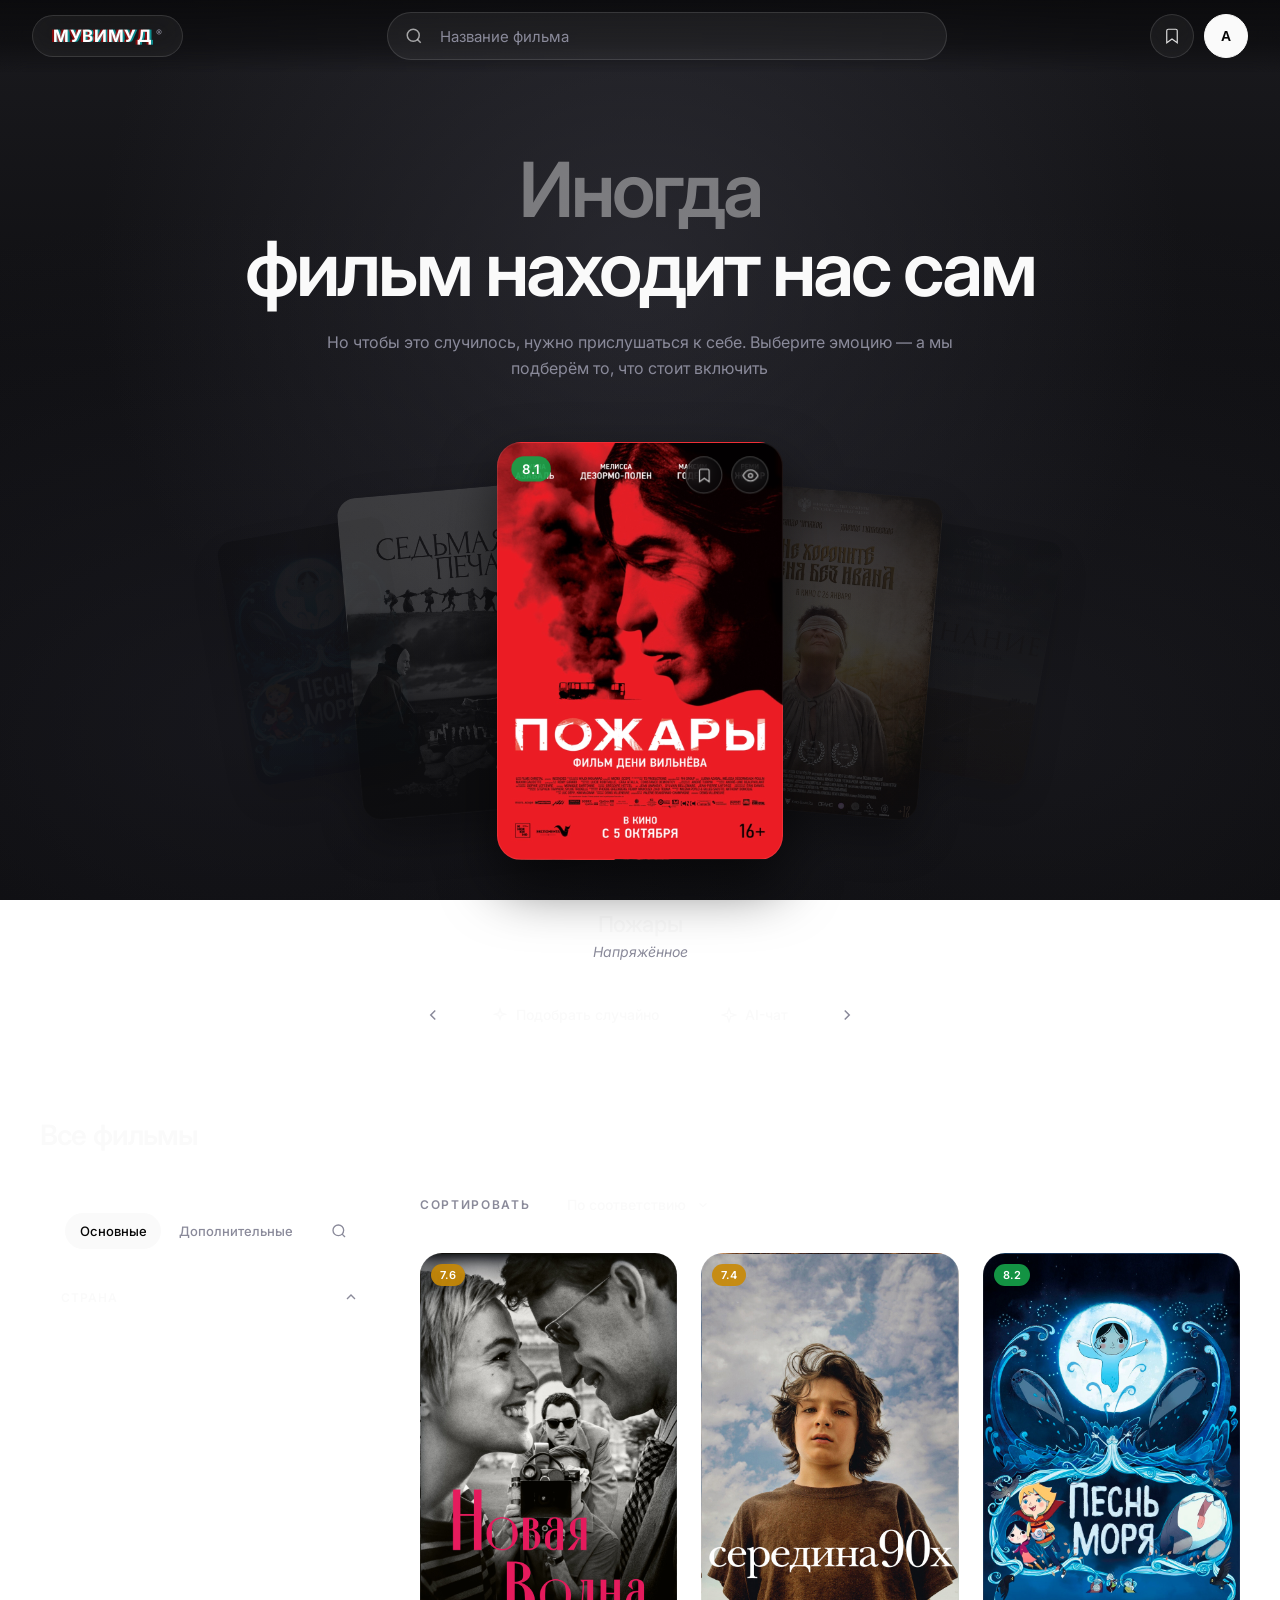
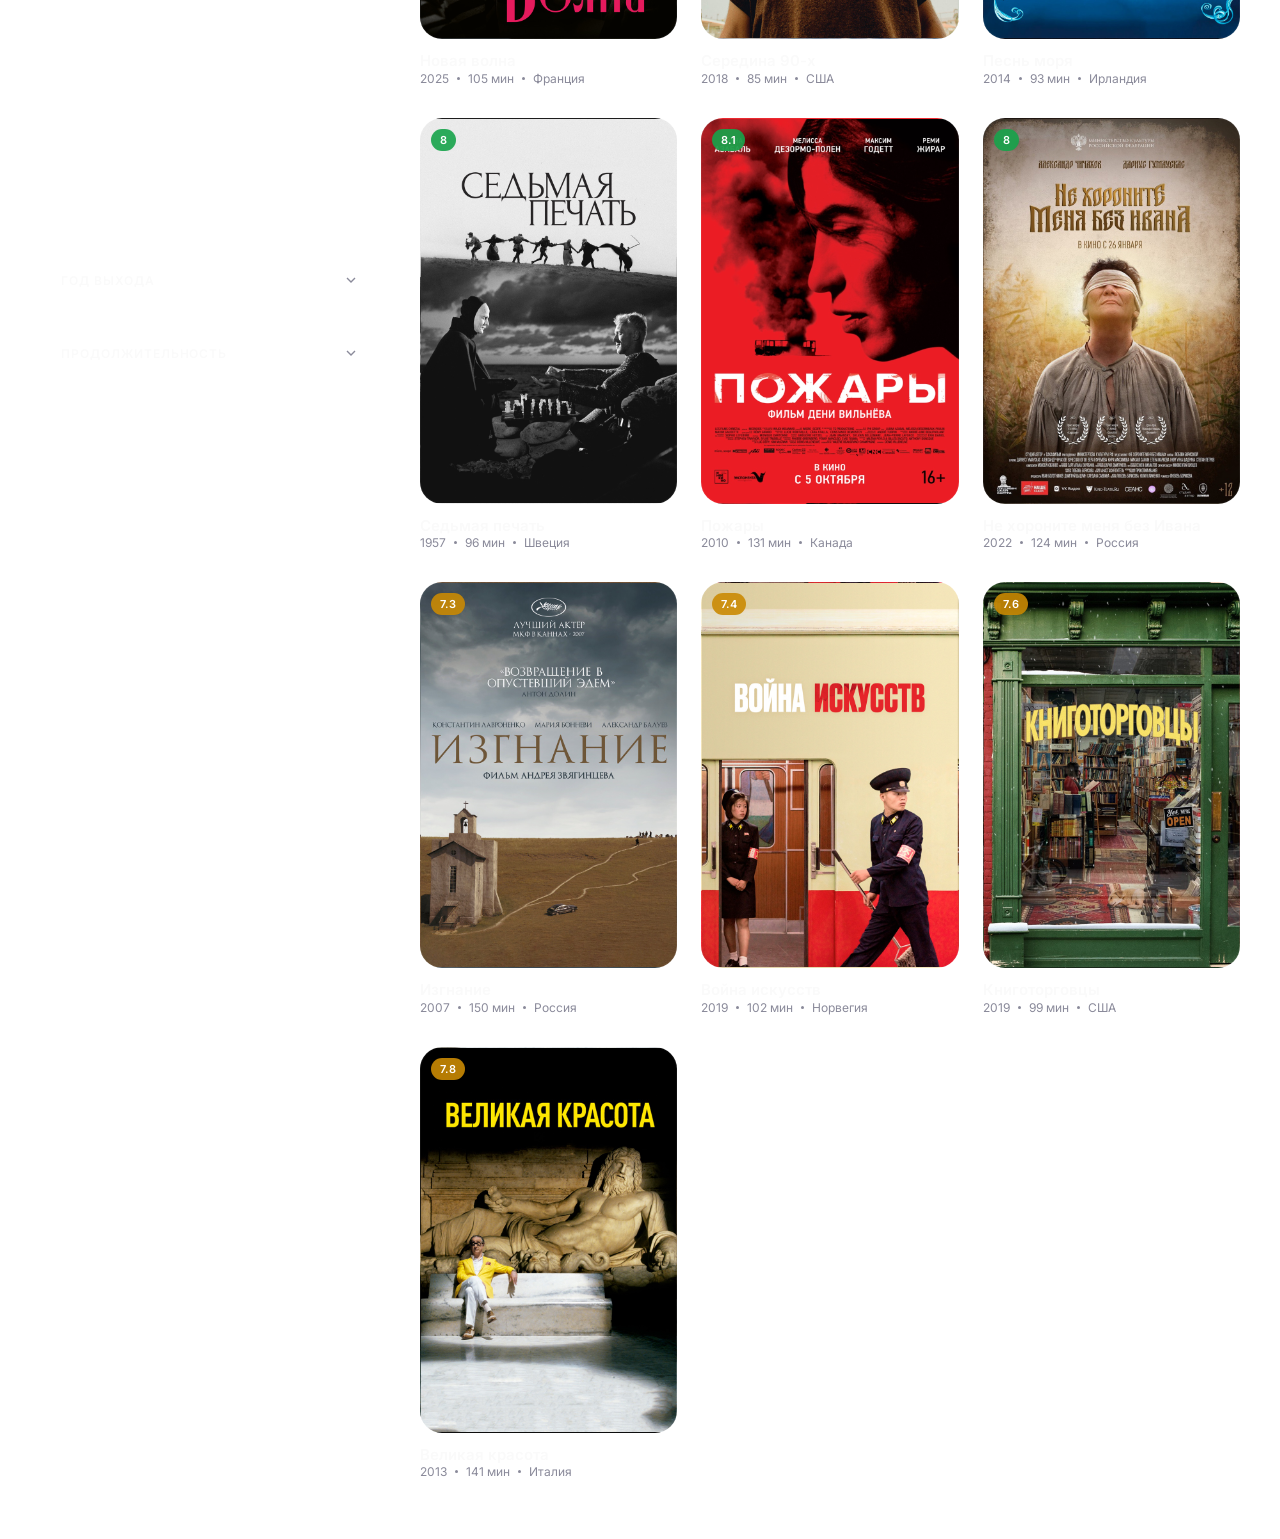
<file: index.html>
<!DOCTYPE html>
<html lang="ru">
<head>
<meta charset="UTF-8">
<meta name="viewport" content="width=device-width, initial-scale=1.0">
<title>МувиМуд — Кино на вечер</title>
<link href="https://fonts.googleapis.com/css2?family=Inter:wght@400;500;600;700&display=swap" rel="stylesheet">
<style>
  :root {
    --bg: #0a0a0c;
    --surface: rgba(255,255,255,0.04);
    --surface-hover: rgba(255,255,255,0.08);
    --text-main: #FAFAFA;
    --text-dark: #050505;
    --text-muted: #8A8A9A;
    --border-color: rgba(255,255,255,0.08);
    --border-light: rgba(255,255,255,0.14);
    --accent: #D4A017;
    --purple: #A855F7;
    --purple-dark: #7C3AED;
    --green: #16A34A;
    --danger: #EF4444;
    --blue: #2563EB;
    --radius-sm: 14px;
    --radius-md: 22px;
    --radius-lg: 30px;
    --radius-pill: 100px;
    --font: 'Inter', -apple-system, BlinkMacSystemFont, sans-serif;
  }
  * { margin: 0; padding: 0; box-sizing: border-box; }
  body {
    font-family: var(--font);
    background:
      radial-gradient(ellipse at 50% 30%, rgba(60,60,70,0.5) 0%, transparent 60%),
      radial-gradient(ellipse at 20% 80%, rgba(40,40,50,0.4) 0%, transparent 50%),
      radial-gradient(ellipse at 80% 80%, rgba(50,50,60,0.3) 0%, transparent 50%),
      linear-gradient(180deg, #1a1a1e 0%, #0f0f12 40%, #0a0a0c 100%);
    background-attachment: fixed;
    color: var(--text-main);
    min-height: 100vh;
    display: flex;
    flex-direction: column;
    overflow-x: hidden;
    -webkit-font-smoothing: antialiased;
  }
  a { color: var(--accent); text-decoration: none; transition: color 0.2s; }
  a:hover { color: #EAB308; }

  /* ===== HEADER ===== */
  .header {
    position: fixed; top: 0; left: 0; right: 0; height: 72px;
    display: flex; align-items: center; justify-content: space-between;
    padding: 0 32px; z-index: 100;
    background: linear-gradient(to bottom, rgba(10,10,12,0.9), rgba(10,10,12,0.6) 60%, transparent);
    backdrop-filter: blur(12px);
  }
  .logo-plate {
    display: inline-flex; align-items: center; padding: 10px 20px;
    background: rgba(255,255,255,0.06); border: 1px solid rgba(255,255,255,0.12);
    border-radius: var(--radius-pill); backdrop-filter: blur(16px) saturate(140%);
    text-decoration: none; transition: all 0.3s ease;
  }
  .logo-plate:hover { background: rgba(255,255,255,0.10); transform: scale(1.03); }
  .logo {
    font-size: 17px; font-weight: 700; color: #fff; letter-spacing: 0.04em; text-transform: uppercase;
    display: inline-flex; align-items: flex-start; gap: 3px; white-space: nowrap;
    text-shadow: -2px 0 rgba(255,0,0,0.5), 2px 0 rgba(0,255,255,0.5);
  }
  .logo sup { font-size: 9px; font-weight: 500; color: var(--text-muted); line-height: 1; margin-top: 2px; text-shadow: none; }
  .search-container { position: relative; flex: 1; max-width: 560px; margin: 0 32px; }
  .search-input {
    width: 100%; height: 48px; background: rgba(255,255,255,0.06);
    border: 1px solid rgba(255,255,255,0.12); border-radius: var(--radius-pill);
    padding: 0 24px 0 52px; color: var(--text-main);
    font-size: 15px; font-family: var(--font); outline: none; transition: all 0.3s ease;
  }
  .search-input:focus { background: rgba(255,255,255,0.10); border-color: rgba(255,255,255,0.25); }
  .search-input::placeholder { color: var(--text-muted); }
  .search-icon { position: absolute; left: 18px; top: 50%; transform: translateY(-50%); width: 18px; height: 18px; fill: none; stroke: rgba(255,255,255,0.6); stroke-width: 2; pointer-events: none; }
  .header-actions { display: flex; align-items: center; gap: 10px; }
  .glass-plate {
    width: 44px; height: 44px; background: rgba(255,255,255,0.06); border: 1px solid rgba(255,255,255,0.12);
    border-radius: 50%; backdrop-filter: blur(16px); color: rgba(255,255,255,0.85);
    display: flex; align-items: center; justify-content: center; cursor: pointer; transition: all 0.25s ease;
  }
  .glass-plate:hover { color: var(--text-main); background: rgba(255,255,255,0.12); }
  .glass-plate svg { width: 18px; height: 18px; fill: none; stroke: currentColor; stroke-width: 1.6; }
  .glass-plate--avatar { background: var(--text-main); border-color: var(--text-main); color: var(--text-dark); font-size: 14px; font-weight: 700; }

  /* ===== HERO ===== */
  .hero-section { padding: 150px 40px 30px; text-align: center; max-width: 900px; margin: 0 auto; }
  .hero-title { font-size: clamp(40px, 6vw, 76px); font-weight: 600; letter-spacing: -0.04em; line-height: 1.04; margin-bottom: 22px; }
  .hero-title .line-1 { display: block; color: rgba(255,255,255,0.4); }
  .hero-title .line-2 { display: block; color: var(--text-main); }
  .hero-subtitle { font-size: 16px; color: var(--text-muted); line-height: 1.6; max-width: 640px; margin: 0 auto; }

  .main-content { display: flex; flex-direction: column; align-items: center; padding: 20px; }
  .carousel-stage { position: relative; width: 100%; height: 440px; display: flex; justify-content: center; align-items: center; }
  .movie-card {
    position: absolute; width: 260px; height: 380px;
    border-radius: var(--radius-md); background-color: var(--surface-dark);
    background-size: cover; background-position: center;
    transition: all 0.7s cubic-bezier(0.16,1,0.3,1);
    cursor: pointer; border: 1px solid rgba(255,255,255,0.08);
    overflow: hidden; box-shadow: 0 24px 50px rgba(0,0,0,0.6);
  }
  .movie-card.pos-0 { transform: translateX(0) scale(1.1); z-index: 10; opacity: 1; }
  .movie-card.pos--1 { transform: translateX(-180px) scale(0.85) rotate(-5deg); z-index: 5; opacity: 0.5; filter: brightness(0.4); }
  .movie-card.pos-1 { transform: translateX(180px) scale(0.85) rotate(5deg); z-index: 5; opacity: 0.5; filter: brightness(0.4); }
  .movie-card.pos--2 { transform: translateX(-320px) scale(0.65) rotate(-10deg); z-index: 2; opacity: 0.2; filter: brightness(0.2); }
  .movie-card.pos-2 { transform: translateX(320px) scale(0.65) rotate(10deg); z-index: 2; opacity: 0.2; filter: brightness(0.2); }
  .movie-card.pos-3, .movie-card.pos--3 { transform: translateX(0) scale(0.4); z-index: 1; opacity: 0; }

  .rating-badge {
    position: absolute; top: 12px; left: 12px;
    font-weight: 600; font-size: 12px; padding: 4px 10px;
    border-radius: var(--radius-pill); display: none; z-index: 20;
  }
  .movie-card.pos-0 .rating-badge { display: inline-flex; }
  .rating-badge.high { background: rgba(22,163,74,0.9); color: #fff; }
  .rating-badge.medium { background: rgba(202,138,4,0.9); color: #fff; }
  .rating-badge.low { background: rgba(239,68,68,0.9); color: #fff; }

  .card-actions { position: absolute; top: 12px; right: 12px; display: none; gap: 8px; z-index: 20; }
  .movie-card.pos-0 .card-actions { display: flex; }
  .card-action-btn {
    width: 34px; height: 34px; border-radius: 50%;
    background: rgba(12,12,14,0.6); backdrop-filter: blur(8px);
    display: flex; justify-content: center; align-items: center;
    color: rgba(255,255,255,0.8); border: 1px solid rgba(255,255,255,0.2);
    cursor: pointer; transition: all 0.2s ease;
  }
  .card-action-btn:hover { color: #fff; background: rgba(255,255,255,0.2); }
  .card-action-btn.saved { color: #fff; background: rgba(255,255,255,0.25); border-color: rgba(255,255,255,0.5); }
  .card-action-btn svg { width: 15px; height: 15px; fill: none; stroke: currentColor; stroke-width: 1.6; }

  .movie-info { text-align: center; margin-top: 40px; }
  .movie-title { font-size: 22px; font-weight: 500; margin-bottom: 6px; letter-spacing: -0.02em; }
  .movie-vibe { font-size: 14px; color: var(--text-muted); font-style: italic; }

  .bottom-controls { display: flex; align-items: center; gap: 12px; margin-top: 32px; flex-wrap: wrap; justify-content: center; }
  .arrow-btn {
    width: 44px; height: 44px; border-radius: 50%; background: rgba(255,255,255,0.05);
    border: 1px solid var(--border-color); color: var(--text-muted);
    cursor: pointer; display: flex; justify-content: center; align-items: center; transition: all 0.2s ease;
  }
  .arrow-btn:hover { color: var(--text-main); background: rgba(255,255,255,0.12); }
  .action-btn-glass, .ai-chat-btn {
    background: rgba(255,255,255,0.06); backdrop-filter: blur(16px); border: 1px solid var(--border-light);
    color: var(--text-main); padding: 13px 24px; border-radius: var(--radius-pill);
    font-family: var(--font); font-size: 14px; font-weight: 500;
    cursor: pointer; display: inline-flex; align-items: center; gap: 8px; transition: all 0.3s ease;
  }
  .action-btn-glass:hover, .ai-chat-btn:hover { background: rgba(255,255,255,0.12); transform: translateY(-2px); }
  .ai-chat-btn svg { width: 16px; height: 16px; fill: none; stroke: currentColor; stroke-width: 2; }

  /* ===== СЕКЦИЯ РЕЗУЛЬТАТОВ ===== */
  .random-results-section { width: 100%; max-width: 1200px; margin: 40px auto 0; padding: 32px 20px; border-top: 1px solid var(--border-color); display: none; }
  .random-results-header { display: flex; align-items: center; justify-content: space-between; gap: 16px; margin-bottom: 24px; }
  .random-results-title { font-size: 24px; font-weight: 600; letter-spacing: -0.03em; }
  .refresh-side-btn, .close-results-btn {
    width: 48px; height: 48px; border-radius: 50%;
    background: rgba(255,255,255,0.06); border: 1px solid var(--border-light);
    backdrop-filter: blur(16px); color: var(--text-main);
    cursor: pointer; display: flex; align-items: center; justify-content: center;
    transition: all 0.3s ease; flex-shrink: 0;
  }
  .refresh-side-btn:hover { background: rgba(255,255,255,0.12); transform: rotate(180deg); }
  .close-results-btn:hover { background: rgba(255,255,255,0.12); }
  .refresh-side-btn svg, .close-results-btn svg { width: 20px; height: 20px; fill: none; stroke: currentColor; stroke-width: 2; }
  .results-list-grid { display: grid; grid-template-columns: repeat(3, 1fr); gap: 20px; }
  .ra-item { background: var(--surface); border: 1px solid var(--border-color); border-radius: var(--radius-md); overflow: hidden; transition: all 0.2s; cursor: pointer; }
  .ra-item:hover { border-color: var(--border-light); transform: translateY(-4px); }
  .ra-head { display: flex; align-items: center; gap: 16px; padding: 16px; }
  .ra-poster { width: 64px; height: 96px; border-radius: 12px; background-size: cover; background-position: center; background-color: var(--surface-dark); flex-shrink: 0; border: 1px solid var(--border-color); }
  .ra-info { flex: 1; min-width: 0; }
  .ra-title { font-size: 16px; font-weight: 600; white-space: nowrap; overflow: hidden; text-overflow: ellipsis; }
  .ra-sub { font-size: 12px; color: var(--text-muted); margin-top: 4px; }
  .ra-rating { font-size: 12px; font-weight: 600; padding: 4px 10px; border-radius: var(--radius-pill); flex-shrink: 0; color: #fff; }
  .ra-rating.high { background: rgba(22,163,74,0.9); } .ra-rating.medium { background: rgba(202,138,4,0.9); } .ra-rating.low { background: rgba(239,68,68,0.9); }

  /* ===== МОДАЛКИ ===== */
  .overlay {
    position: fixed; inset: 0; background: rgba(0,0,0,0.8);
    display: flex; justify-content: center; align-items: center;
    z-index: 200; opacity: 0; pointer-events: none;
    transition: opacity 0.4s ease; backdrop-filter: blur(16px);
  }
  .overlay.active { opacity: 1; pointer-events: all; }
  .modal-window {
    background: rgba(14,14,18,0.95); border: 1px solid var(--border-light);
    border-radius: var(--radius-lg); width: 90%; max-width: 640px;
    padding: 32px; position: relative; max-height: 85vh; overflow-y: auto;
    backdrop-filter: blur(32px);
  }
  .modal-close {
    position: absolute; top: 18px; right: 18px; width: 36px; height: 36px;
    background: rgba(255,255,255,0.08); border: 1px solid var(--border-color);
    color: var(--text-main); border-radius: 50%; font-size: 18px; cursor: pointer;
    display: flex; align-items: center; justify-content: center; z-index: 10;
    transition: all 0.2s;
  }
  .modal-close:hover { background: rgba(255,255,255,0.16); }
  .modal-window h2 { font-size: 22px; font-weight: 600; margin-bottom: 26px; letter-spacing: -0.03em; }
  .filter-group { margin-bottom: 24px; }
  .filter-label { font-size: 14px; font-weight: 500; color: var(--text-muted); margin-bottom: 14px; display: block; }
  .options-row { display: flex; gap: 10px; flex-wrap: wrap; }
  .option-chip { padding: 10px 18px; background: rgba(255,255,255,0.04); border: 1px solid var(--border-color); border-radius: var(--radius-pill); color: var(--text-muted); font-size: 14px; cursor: pointer; transition: all 0.2s ease; }
  .option-chip:hover { border-color: var(--border-light); color: var(--text-main); }
  .option-chip.active { background: var(--surface); color: var(--text-dark); border-color: var(--surface); font-weight: 500; }
  .submit-btn { width: 100%; background: var(--text-main); color: var(--text-dark); border: none; padding: 14px 24px; border-radius: var(--radius-pill); font-size: 14px; font-weight: 600; font-family: var(--font); cursor: pointer; margin-top: 8px; }
  .submit-btn:hover { opacity: 0.9; }
  .reset-btn { width: 100%; background: transparent; color: var(--text-muted); border: 1px solid var(--border-color); padding: 12px 24px; border-radius: var(--radius-pill); font-size: 14px; font-family: var(--font); cursor: pointer; margin-top: 16px; }
  .reset-btn:hover { color: var(--text-main); }

  .chat-container { max-width: 480px; display: flex; flex-direction: column; height: 500px; }
  .chat-messages { display: flex; flex-direction: column; gap: 14px; margin-bottom: 20px; max-height: 350px; overflow-y: auto; }
  .message { padding: 14px 18px; border-radius: 18px; font-size: 14px; line-height: 1.5; max-width: 85%; }
  .message.ai { background: rgba(255,255,255,0.05); border: 1px solid var(--border-color); align-self: flex-start; border-bottom-left-radius: 4px; }
  .message.user { background: var(--text-main); color: var(--text-dark); align-self: flex-end; border-bottom-right-radius: 4px; }
  .chat-input-row { display: flex; gap: 10px; margin-top: auto; }
  .chat-input-row input { flex: 1; background: rgba(255,255,255,0.05); border: 1px solid var(--border-color); border-radius: var(--radius-pill); padding: 13px 20px; color: var(--text-main); font-size: 14px; font-family: var(--font); outline: none; }
  .chat-input-row button { background: var(--text-main); color: var(--text-dark); border: none; padding: 0 22px; border-radius: var(--radius-pill); font-size: 17px; cursor: pointer; }

  .eye-modal { max-width: 800px; width: 90%; padding: 0; overflow: hidden; display: flex; min-height: 420px; }
  .eye-modal-poster { width: 40%; background-size: cover; background-position: center; background-color: var(--surface-dark); }
  .eye-modal-content { width: 60%; padding: 36px 32px; display: flex; flex-direction: column; position: relative; }
  .eye-modal-content .modal-close { top: 16px; right: 16px; }
  .eye-modal-title { font-size: 26px; font-weight: 600; letter-spacing: -0.03em; margin-bottom: 18px; }
  .eye-modal-badges { display: flex; flex-wrap: wrap; gap: 8px; margin-bottom: 20px; }
  .eye-badge { padding: 6px 13px; background: rgba(255,255,255,0.05); border: 1px solid var(--border-color); border-radius: var(--radius-pill); font-size: 12px; font-weight: 500; }
  .eye-badge.rating.high { background: rgba(22,163,74,0.9); color: #fff; border-color: transparent; }
  .eye-badge.rating.medium { background: rgba(202,138,4,0.9); color: #fff; border-color: transparent; }
  .eye-badge.rating.low { background: rgba(239,68,68,0.9); color: #fff; border-color: transparent; }
  .eye-ai-block { background: rgba(168,85,247,0.12); border: 1px solid rgba(168,85,247,0.3); border-radius: var(--radius-sm); padding: 20px; margin-bottom: 24px; flex-grow: 1; }
  .eye-ai-title { display: flex; align-items: center; gap: 8px; font-size: 11px; font-weight: 600; color: #C084FC; text-transform: uppercase; letter-spacing: 0.1em; margin-bottom: 12px; }
  .eye-ai-title svg { width: 13px; height: 13px; fill: none; stroke: currentColor; stroke-width: 2.5; }
  .eye-ai-text { font-size: 14px; line-height: 1.6; color: rgba(255,255,255,0.85); }
  .eye-watch-btn { display: inline-flex; align-items: center; justify-content: center; gap: 10px; background: var(--text-main); color: var(--text-dark); border: none; padding: 14px 28px; border-radius: var(--radius-pill); font-size: 14px; font-weight: 600; font-family: var(--font); cursor: pointer; width: 100%; }
  .eye-watch-btn svg { width: 15px; height: 15px; fill: none; stroke: currentColor; stroke-width: 2; }

  /* ===== КАТАЛОГ ===== */
  .catalog-section { padding: 60px 40px; border-top: 1px solid var(--border-color); max-width: 1400px; margin: 0 auto; width: 100%; }
  .catalog-title { font-size: 28px; font-weight: 600; letter-spacing: -0.03em; margin-bottom: 32px; }
  .catalog-layout { display: grid; grid-template-columns: 340px 1fr; gap: 40px; }

  /* ===== ТУЛБАР СОРТИРОВКИ ===== */
  .catalog-toolbar { display: flex; align-items: center; gap: 16px; margin-bottom: 28px; }
  .sort-label { font-size: 12px; font-weight: 600; text-transform: uppercase; letter-spacing: 0.14em; color: var(--text-muted); }
  .sort-dropdown { position: relative; }
  .sort-trigger {
    display: inline-flex; align-items: center; gap: 10px;
    background: rgba(255,255,255,0.08); border: 1px solid var(--border-light);
    color: var(--text-main); padding: 11px 20px; border-radius: var(--radius-pill);
    font-family: var(--font); font-size: 14px; font-weight: 500; cursor: pointer;
    transition: all 0.2s ease;
  }
  .sort-trigger:hover { background: rgba(255,255,255,0.14); }
  .sort-trigger svg { width: 14px; height: 14px; fill: none; stroke: currentColor; stroke-width: 2; transition: transform 0.25s ease; }
  .sort-trigger.open svg { transform: rotate(180deg); }
  .sort-menu {
    position: absolute; top: calc(100% + 8px); left: 0; min-width: 230px;
    background: rgba(10,10,14,0.98); border: 1px solid var(--border-light);
    border-radius: 16px; padding: 6px; display: none; z-index: 60;
    backdrop-filter: blur(20px); box-shadow: 0 20px 44px rgba(0,0,0,0.55);
  }
  .sort-menu.open { display: block; }
  .sort-option { padding: 11px 16px; border-radius: 10px; font-size: 14px; color: var(--text-muted); cursor: pointer; transition: all 0.15s ease; }
  .sort-option:hover { background: rgba(255,255,255,0.07); color: var(--text-main); }
  .sort-option.active { background: var(--blue); color: #fff; font-weight: 500; }

  .catalog-grid { display: grid; grid-template-columns: repeat(auto-fill, minmax(200px, 1fr)); gap: 32px 24px; }
  .catalog-item { display: flex; flex-direction: column; gap: 12px; }
  .catalog-poster-wrap { position: relative; border-radius: var(--radius-md); overflow: hidden; cursor: pointer; transition: transform 0.4s cubic-bezier(0.16,1,0.3,1); aspect-ratio: 2/3; background-size: cover; background-position: center; background-color: var(--surface-dark); border: 1px solid rgba(255,255,255,0.05); }
  .catalog-poster-wrap:hover { transform: translateY(-6px); border-color: var(--border-light); }
  .catalog-poster-wrap:hover .catalog-poster-overlay, .catalog-poster-wrap:hover .catalog-eye-btn, .catalog-poster-wrap:hover .catalog-save-btn { opacity: 1; }
  .catalog-poster-overlay { position: absolute; inset: 0; background: linear-gradient(to top, rgba(0,0,0,0.92), transparent 60%); display: flex; flex-direction: column; justify-content: flex-end; padding: 16px; opacity: 0; transition: opacity 0.3s; }
  .catalog-poster-vibe { font-size: 12px; color: rgba(255,255,255,0.85); font-style: italic; }
  .catalog-poster-rating { position: absolute; top: 10px; left: 10px; font-size: 11px; font-weight: 600; padding: 4px 9px; border-radius: var(--radius-pill); backdrop-filter: blur(10px); }
  .catalog-poster-rating.high { background: rgba(22,163,74,0.9); color: #fff; }
  .catalog-poster-rating.medium { background: rgba(202,138,4,0.9); color: #fff; }
  .catalog-poster-rating.low { background: rgba(239,68,68,0.9); color: #fff; }
  .catalog-eye-btn, .catalog-save-btn { position: absolute; top: 10px; width: 30px; height: 30px; border-radius: 50%; background: rgba(12,12,14,0.6); border: 1px solid rgba(255,255,255,0.2); display: flex; justify-content: center; align-items: center; cursor: pointer; color: rgba(255,255,255,0.8); opacity: 0; transition: all 0.2s; z-index: 10; }
  .catalog-eye-btn { right: 10px; } .catalog-save-btn { right: 46px; }
  .catalog-save-btn.saved { color: #fff; background: rgba(255,255,255,0.25); border-color: rgba(255,255,255,0.5); }
  .catalog-eye-btn svg, .catalog-save-btn svg { width: 14px; height: 14px; fill: none; stroke: currentColor; stroke-width: 1.6; }
  .catalog-meta-title { font-size: 15px; font-weight: 600; line-height: 1.3; }
  .catalog-meta-info { font-size: 12px; color: var(--text-muted); display: flex; align-items: center; gap: 8px; flex-wrap: wrap; }
  .catalog-meta-info .dot { width: 3px; height: 3px; border-radius: 50%; background: var(--text-muted); }

  /* ===== ПАНЕЛЬ ФИЛЬТРОВ ===== */
  .filters-panel { background: var(--surface); border: 1px solid var(--border-color); border-radius: var(--radius-md); padding: 24px 20px; position: sticky; top: 92px; height: fit-content; max-height: calc(100vh - 116px); overflow-y: auto; backdrop-filter: blur(20px); }
  .filters-panel::-webkit-scrollbar { width: 4px; } .filters-panel::-webkit-scrollbar-thumb { background: rgba(255,255,255,0.12); border-radius: 2px; }
  .filter-tabs-row { display: flex; align-items: center; gap: 8px; margin-bottom: 24px; }
  .filter-tabs { display: flex; gap: 4px; background: rgba(255,255,255,0.05); border-radius: var(--radius-pill); padding: 4px; flex: 1; }
  .filter-tab { flex: 1; padding: 10px 14px; background: transparent; border: none; color: var(--text-muted); font-size: 13px; font-weight: 500; font-family: var(--font); cursor: pointer; border-radius: var(--radius-pill); transition: all 0.2s; }
  .filter-tab.active { background: var(--text-main); color: var(--text-dark); }
  .filter-search-btn { width: 40px; height: 40px; border-radius: 50%; background: rgba(255,255,255,0.06); border: 1px solid var(--border-color); color: var(--text-muted); display: flex; align-items: center; justify-content: center; cursor: pointer; flex-shrink: 0; }
  .filter-search-btn svg { width: 16px; height: 16px; fill: none; stroke: currentColor; stroke-width: 2; }
  .filter-search-wrap { position: relative; margin-bottom: 16px; display: none; }
  .filter-search-wrap.active { display: block; }
  .filter-search-wrap svg { position: absolute; left: 14px; top: 50%; transform: translateY(-50%); width: 14px; height: 14px; fill: none; stroke: var(--text-muted); stroke-width: 2; pointer-events: none; }
  .filter-search-wrap input { width: 100%; height: 40px; background: rgba(255,255,255,0.04); border: 1px solid var(--border-color); border-radius: var(--radius-pill); padding: 0 16px 0 40px; color: var(--text-main); font-size: 13px; font-family: var(--font); outline: none; }
  .filter-section { margin-bottom: 4px; }
  .filter-section-header { display: flex; justify-content: space-between; align-items: center; padding: 12px 0; cursor: pointer; user-select: none; }
  .filter-section-title { font-size: 12px; font-weight: 600; text-transform: uppercase; letter-spacing: 0.08em; }
  .filter-section-arrow { width: 16px; height: 16px; fill: none; stroke: var(--text-muted); stroke-width: 2; transition: transform 0.3s ease; }
  .filter-section.open .filter-section-arrow { transform: rotate(180deg); }
  .filter-section-content { max-height: 0; overflow: hidden; transition: max-height 0.4s cubic-bezier(0.16,1,0.3,1); }
  .filter-section.open .filter-section-content { max-height: 2000px; }
  .checkbox-group { display: flex; flex-direction: column; gap: 6px; padding-bottom: 12px; }
  .checkbox-item { display: flex; align-items: center; gap: 10px; padding: 10px 12px; border-radius: var(--radius-sm); cursor: pointer; transition: all 0.2s; font-size: 13px; color: rgba(255,255,255,0.75); }
  .checkbox-item:hover { background: rgba(255,255,255,0.04); color: var(--text-main); }
  .checkbox-item.active { background: rgba(255,255,255,0.12); border: 1px solid rgba(255,255,255,0.3); color: var(--text-main); }
  .checkbox-item input { display: none; }
  .checkbox-mark { width: 16px; height: 16px; border-radius: 4px; border: 1.5px solid rgba(255,255,255,0.22); display: flex; align-items: center; justify-content: center; flex-shrink: 0; }
  .checkbox-item.active .checkbox-mark { background: var(--text-main); border-color: var(--text-main); }
  .checkbox-mark svg { width: 10px; height: 10px; fill: none; stroke: #000; stroke-width: 2.5; opacity: 0; }
  .checkbox-item.active .checkbox-mark svg { opacity: 1; }
  .filter-divider { height: 1px; background: var(--border-color); margin: 16px 0; }
  .filter-toggle-item { display: flex; justify-content: space-between; align-items: center; padding: 10px 0; }
  .filter-toggle-label { font-size: 13px; color: rgba(255,255,255,0.8); }
  .filter-toggle { position: relative; width: 36px; height: 20px; background: rgba(255,255,255,0.1); border-radius: var(--radius-pill); cursor: pointer; transition: background 0.3s; flex-shrink: 0; }
  .filter-toggle.active { background: rgba(255,255,255,0.5); }
  .filter-toggle::after { content: ''; position: absolute; top: 3px; left: 3px; width: 14px; height: 14px; background: var(--text-main); border-radius: 50%; transition: transform 0.3s cubic-bezier(0.16,1,0.3,1); }
  .filter-toggle.active::after { transform: translateX(16px); }
  .filter-content { display: none; } .filter-content.active { display: block; }
  .filters-apply-btn { width: 100%; background: var(--text-main); color: var(--text-dark); border: none; padding: 13px 24px; border-radius: var(--radius-pill); font-size: 14px; font-weight: 600; font-family: var(--font); cursor: pointer; margin-top: 20px; }
  .reset-filters-btn { width: 100%; background: transparent; color: var(--text-muted); border: none; padding: 11px 24px; font-size: 13px; font-family: var(--font); cursor: pointer; margin-top: 6px; }
  .reset-filters-btn:hover { color: var(--text-main); }

  /* ===== TOAST ===== */
  .toast {
    position: fixed; bottom: 32px; left: 50%; transform: translateX(-50%) translateY(24px);
    background: rgba(20,20,24,0.95); border: 1px solid var(--border-light);
    color: var(--text-main); padding: 14px 24px; border-radius: var(--radius-pill);
    font-size: 14px; font-weight: 500; opacity: 0; pointer-events: none;
    transition: all 0.3s ease; z-index: 300; backdrop-filter: blur(16px);
    box-shadow: 0 12px 32px rgba(0,0,0,0.5); display: flex; align-items: center; gap: 10px;
  }
  .toast.show { opacity: 1; transform: translateX(-50%) translateY(0); }
  .toast svg { width: 16px; height: 16px; fill: none; stroke: #C084FC; stroke-width: 2; }

  .loader { display: flex; justify-content: center; align-items: center; padding: 80px 20px; color: var(--text-muted); font-size: 14px; }
  .loader__spinner { width: 24px; height: 24px; border: 2px solid rgba(255,255,255,0.1); border-top-color: var(--text-main); border-radius: 50%; animation: spin 0.8s linear infinite; margin-right: 12px; }
  @keyframes spin { to { transform: rotate(360deg); } }

  @media (max-width: 900px) {
    .search-container { display: none; }
    .catalog-layout { grid-template-columns: 1fr; }
    .results-list-grid { grid-template-columns: 1fr; }
  }
</style>
</head>
<body>

<header class="header">
  <a href="index.html" class="logo-plate"><span class="logo">МУВИМУД<sup>®</sup></span></a>
  <div class="search-container">
    <svg class="search-icon" viewBox="0 0 24 24"><circle cx="11" cy="11" r="8"></circle><line x1="21" y1="21" x2="16.65" y2="16.65"></line></svg>
    <input type="text" class="search-input" placeholder="Название фильма">
  </div>
  <div class="header-actions">
    <button class="glass-plate" title="Сохранённые"><svg viewBox="0 0 24 24"><path d="M19 21l-7-5-7 5V5a2 2 0 0 1 2-2h10a2 2 0 0 1 2 2z"></path></svg></button>
    <button class="glass-plate glass-plate--avatar" title="Личный кабинет">А</button>
  </div>
</header>

<section class="hero-section">
  <h1 class="hero-title"><span class="line-1">Иногда</span><span class="line-2">фильм находит нас сам</span></h1>
  <p class="hero-subtitle">Но чтобы это случилось, нужно прислушаться к себе. Выберите эмоцию — а мы подберём то, что стоит включить</p>
</section>

<div class="main-content">
  <div class="carousel-container">
    <div class="carousel-stage" id="stage"><div class="loader"><div class="loader__spinner"></div>Загружаем фильмы...</div></div>
    <div class="movie-info"><div class="movie-title" id="mainTitle"></div><div class="movie-vibe" id="mainVibe"></div></div>
    <div class="bottom-controls">
      <button class="arrow-btn" id="prevBtn"><svg width="18" height="18" viewBox="0 0 24 24" fill="none" stroke="currentColor" stroke-width="2"><polyline points="15 18 9 12 15 6"></polyline></svg></button>
      <button class="action-btn-glass" id="openRandomAiBtn"><svg width="16" height="16" viewBox="0 0 24 24" fill="none" stroke="currentColor" stroke-width="2"><path d="M12 3l1.9 5.8L20 10.7l-6.1 1.9L12 18.5l-1.9-5.9L4 10.7l6.1-1.9L12 3z"></path></svg>Подобрать случайно</button>
      <button class="ai-chat-btn" id="openChatBtn"><svg viewBox="0 0 24 24" fill="none" stroke="currentColor" stroke-width="2"><path d="M12 2L14.5 9.5L22 12L14.5 14.5L12 22L9.5 14.5L2 12L9.5 9.5L12 2Z"></path></svg>AI-чат</button>
      <button class="arrow-btn" id="nextBtn"><svg width="18" height="18" viewBox="0 0 24 24" fill="none" stroke="currentColor" stroke-width="2"><polyline points="9 18 15 12 9 6"></polyline></svg></button>
    </div>
  </div>
</div>

<!-- Блок результатов случайного подбора -->
<section class="random-results-section" id="randomResultsSection">
  <div class="random-results-header">
    <h2 class="random-results-title">Вам может понравиться</h2>
    <div style="display:flex;gap:12px;">
      <button class="refresh-side-btn" id="refreshMainResultsBtn" title="Обновить подборку">
        <svg viewBox="0 0 24 24" fill="none" stroke="currentColor" stroke-width="2" stroke-linecap="round" stroke-linejoin="round"><polyline points="23 4 23 10 17 10"></polyline><path d="M20.49 15a9 9 0 1 1-2.12-9.36L23 10"></path></svg>
      </button>
      <button class="close-results-btn" id="closeResultsBtn" title="Скрыть раздел">
        <svg viewBox="0 0 24 24" fill="none" stroke="currentColor" stroke-width="2" stroke-linecap="round" stroke-linejoin="round"><line x1="18" y1="6" x2="6" y2="18"></line><line x1="6" y1="6" x2="18" y2="18"></line></svg>
      </button>
    </div>
  </div>
  <div class="results-list-grid" id="mainResultsList"></div>
</section>

<!-- Модалка случайного подбора -->
<div class="overlay" id="randomAiOverlay">
  <div class="modal-window">
    <button class="modal-close" id="closeRandomAi">×</button>
    <div id="aiFilters">
      <h2>Подбери под себя</h2>
      <div class="filter-group"><span class="filter-label">Какое сегодня настроение?</span>
        <div class="options-row">
          <div class="option-chip" data-mood="sad" onclick="toggleChip(this)">😢 Грустное</div>
          <div class="option-chip" data-mood="happy" onclick="toggleChip(this)">😄 Весёлое</div>
          <div class="option-chip" data-mood="mystic" onclick="toggleChip(this)">🔮 Мистичное</div>
          <div class="option-chip" data-mood="anxious" onclick="toggleChip(this)">😰 Тревожное</div>
          <div class="option-chip" data-mood="romantic" onclick="toggleChip(this)">💕 Романтичное</div>
          <div class="option-chip" data-mood="thoughtful" onclick="toggleChip(this)">🤔 Задумчивое</div>
        </div>
      </div>
      <div class="filter-group"><span class="filter-label">Формат</span>
        <div class="options-row">
          <div class="option-chip" data-format="Фильм" onclick="toggleChip(this)">🎬 Фильм</div>
          <div class="option-chip" data-format="Мультфильм" onclick="toggleChip(this)">🎨 Мультфильм</div>
          <div class="option-chip" data-format="Документальный" onclick="toggleChip(this)">📄 Документальный</div>
        </div>
      </div>
      <div class="filter-group"><span class="filter-label">По характеру</span>
        <div class="options-row">
          <div class="option-chip" data-char="popular" onclick="toggleChip(this)">🔥 Популярное</div>
          <div class="option-chip" data-char="new" onclick="toggleChip(this)">🆕 Новое</div>
          <div class="option-chip" data-char="classic" onclick="toggleChip(this)">📚 Классика</div>
        </div>
      </div>
      <div class="filter-group"><span class="filter-label">Продолжительность</span>
        <div class="options-row">
          <div class="option-chip active" data-dur="any" onclick="toggleDuration(this)">Любая</div>
          <div class="option-chip" data-dur="short" onclick="toggleDuration(this)">&lt; 90 мин</div>
          <div class="option-chip" data-dur="medium" onclick="toggleDuration(this)">90–120 мин</div>
          <div class="option-chip" data-dur="long" onclick="toggleDuration(this)">&gt; 120 мин</div>
        </div>
      </div>
      <button class="submit-btn" id="generateRandomBtn">Показать 3 фильма</button>
      <button class="reset-btn" onclick="resetFilters()">↺ Сбросить фильтры</button>
    </div>
  </div>
</div>

<!-- Модалка AI-чат -->
<div class="overlay" id="chatAiOverlay">
  <div class="modal-window chat-container">
    <button class="modal-close" id="closeChatAi">×</button>
    <h2 style="margin-bottom: 16px;">AI-чат с помощником</h2>
    <div class="chat-messages" id="chatMessages"><div class="message ai">Привет! Опиши, какой фильм хочешь посмотреть. Например: «хочу что-то тёплое на вечер».</div></div>
    <div class="chat-input-row"><input type="text" id="chatInput" placeholder="Напишите сообщение..."><button id="sendChatBtn">→</button></div>
  </div>
</div>

<!-- Модалка "Глазик" -->
<div class="overlay" id="eyeOverlay">
  <div class="modal-window eye-modal">
    <button class="modal-close" id="eyeClose">×</button>
    <div class="eye-modal-poster" id="eyePoster"></div>
    <div class="eye-modal-content">
      <h3 class="eye-modal-title" id="eyeTitle"></h3>
      <div class="eye-modal-badges" id="eyeBadges"></div>
      <div class="eye-ai-block"><div class="eye-ai-title"><svg viewBox="0 0 24 24"><path d="M12 2L14.5 9.5L22 12L14.5 14.5L12 22L9.5 14.5L2 12L9.5 9.5L12 2Z"></path></svg>Почему стоит посмотреть</div><p class="eye-ai-text" id="eyeText"></p></div>
      <button class="eye-watch-btn" id="eyeWatchBtn"><svg viewBox="0 0 24 24"><polygon points="5 3 19 12 5 21 5 3"></polygon></svg>Смотреть</button>
    </div>
  </div>
</div>

<!-- Каталог -->
<section class="catalog-section" id="catalog">
  <h2 class="catalog-title">Все фильмы</h2>
  <div class="catalog-layout">
    <aside class="filters-panel">
      <div class="filter-tabs-row">
        <div class="filter-tabs">
          <button class="filter-tab active" onclick="switchFilterTab('main', this)">Основные</button>
          <button class="filter-tab" onclick="switchFilterTab('extra', this)">Дополнительные</button>
        </div>
        <button class="filter-search-btn" id="filterSearchToggle"><svg viewBox="0 0 24 24"><circle cx="11" cy="11" r="8"></circle><line x1="21" y1="21" x2="16.65" y2="16.65"></line></svg></button>
      </div>
      <div class="filter-search-wrap" id="filterSearchWrap">
        <svg viewBox="0 0 24 24"><circle cx="11" cy="11" r="8"></circle><line x1="21" y1="21" x2="16.65" y2="16.65"></line></svg>
        <input type="text" id="filterSearchInput" placeholder="Найти фильтр...">
      </div>

      <div id="filter-main" class="filter-content active">
        <div class="filter-section open"><div class="filter-section-header" onclick="toggleFilterSection(this)"><span class="filter-section-title">Страна</span><svg class="filter-section-arrow" viewBox="0 0 24 24"><polyline points="6 9 12 15 18 9"></polyline></svg></div><div class="filter-section-content"><div class="checkbox-group" id="countryFilters"></div></div></div>
        <div class="filter-divider"></div>
        <div class="filter-section"><div class="filter-section-header" onclick="toggleFilterSection(this)"><span class="filter-section-title">Год выхода</span><svg class="filter-section-arrow" viewBox="0 0 24 24"><polyline points="6 9 12 15 18 9"></polyline></svg></div><div class="filter-section-content"><div class="checkbox-group" id="yearFilters">
          <label class="checkbox-item"><input type="checkbox" value="before2000"><span class="checkbox-mark"><svg viewBox="0 0 24 24"><polyline points="20 6 9 17 4 12"></polyline></svg></span>До 2000</label>
          <label class="checkbox-item"><input type="checkbox" value="2000to2010"><span class="checkbox-mark"><svg viewBox="0 0 24 24"><polyline points="20 6 9 17 4 12"></polyline></svg></span>2000–2010</label>
          <label class="checkbox-item"><input type="checkbox" value="2010to2020"><span class="checkbox-mark"><svg viewBox="0 0 24 24"><polyline points="20 6 9 17 4 12"></polyline></svg></span>2010–2020</label>
          <label class="checkbox-item"><input type="checkbox" value="after2020"><span class="checkbox-mark"><svg viewBox="0 0 24 24"><polyline points="20 6 9 17 4 12"></polyline></svg></span>После 2020</label>
        </div></div></div>
        <div class="filter-divider"></div>
        <div class="filter-section"><div class="filter-section-header" onclick="toggleFilterSection(this)"><span class="filter-section-title">Продолжительность</span><svg class="filter-section-arrow" viewBox="0 0 24 24"><polyline points="6 9 12 15 18 9"></polyline></svg></div><div class="filter-section-content"><div class="checkbox-group" id="runtimeFilters">
          <label class="checkbox-item"><input type="checkbox" value="short"><span class="checkbox-mark"><svg viewBox="0 0 24 24"><polyline points="20 6 9 17 4 12"></polyline></svg></span>До 90 минут</label>
          <label class="checkbox-item"><input type="checkbox" value="medium"><span class="checkbox-mark"><svg viewBox="0 0 24 24"><polyline points="20 6 9 17 4 12"></polyline></svg></span>90–120 минут</label>
          <label class="checkbox-item"><input type="checkbox" value="long"><span class="checkbox-mark"><svg viewBox="0 0 24 24"><polyline points="20 6 9 17 4 12"></polyline></svg></span>Больше 2 часов</label>
        </div></div></div>
        <div class="filter-divider"></div>
        <div class="filter-section"><div class="filter-section-header" onclick="toggleFilterSection(this)"><span class="filter-section-title">Рейтинг</span><svg class="filter-section-arrow" viewBox="0 0 24 24"><polyline points="6 9 12 15 18 9"></polyline></svg></div><div class="filter-section-content"><div class="checkbox-group" id="ratingFilters">
          <label class="checkbox-item"><input type="checkbox" value="high"><span class="checkbox-mark"><svg viewBox="0 0 24 24"><polyline points="20 6 9 17 4 12"></polyline></svg></span>8.0 и выше</label>
          <label class="checkbox-item"><input type="checkbox" value="medium"><span class="checkbox-mark"><svg viewBox="0 0 24 24"><polyline points="20 6 9 17 4 12"></polyline></svg></span>7.0–7.9</label>
          <label class="checkbox-item"><input type="checkbox" value="low"><span class="checkbox-mark"><svg viewBox="0 0 24 24"><polyline points="20 6 9 17 4 12"></polyline></svg></span>Ниже 7.0</label>
        </div></div></div>
        <div class="filter-divider"></div>
        <div class="filter-section"><div class="filter-section-header" onclick="toggleFilterSection(this)"><span class="filter-section-title">Возраст</span><svg class="filter-section-arrow" viewBox="0 0 24 24"><polyline points="6 9 12 15 18 9"></polyline></svg></div><div class="filter-section-content">
          <div class="checkbox-group" id="ageFilters"></div>
          <div class="filter-divider" style="margin: 12px 0;"></div>
          <div class="filter-toggle-item"><span class="filter-toggle-label">Можно с детьми</span><div class="filter-toggle" onclick="toggleFilterSwitch(this)"></div></div>
        </div></div>
        <div class="filter-divider"></div>
        <div class="filter-section open"><div class="filter-section-header" onclick="toggleFilterSection(this)"><span class="filter-section-title">Дополнительно</span><svg class="filter-section-arrow" viewBox="0 0 24 24"><polyline points="6 9 12 15 18 9"></polyline></svg></div><div class="filter-section-content"><div class="checkbox-group">
          <div class="filter-toggle-item"><span class="filter-toggle-label">С субтитрами</span><div class="filter-toggle" onclick="toggleFilterSwitch(this)"></div></div>
          <div class="filter-toggle-item"><span class="filter-toggle-label">На языке оригинала</span><div class="filter-toggle" onclick="toggleFilterSwitch(this)"></div></div>
          <div class="filter-toggle-item"><span class="filter-toggle-label">Скрыть просмотренное</span><div class="filter-toggle" onclick="toggleFilterSwitch(this)"></div></div>
        </div></div></div>
        <button class="filters-apply-btn" onclick="applyFilters()">Применить фильтры</button>
        <button class="reset-filters-btn" onclick="resetAllFilters()">Сбросить все фильтры</button>
      </div>

      <div id="filter-extra" class="filter-content">
        <div class="filter-section open"><div class="filter-section-header" onclick="toggleFilterSection(this)"><span class="filter-section-title">Настроение</span><svg class="filter-section-arrow" viewBox="0 0 24 24"><polyline points="6 9 12 15 18 9"></polyline></svg></div><div class="filter-section-content"><div class="checkbox-group" id="moodFilters">
          <label class="checkbox-item"><input type="checkbox" value="anxious"><span class="checkbox-mark"><svg viewBox="0 0 24 24"><polyline points="20 6 9 17 4 12"></polyline></svg></span>😰 Тревожное</label>
          <label class="checkbox-item"><input type="checkbox" value="happy"><span class="checkbox-mark"><svg viewBox="0 0 24 24"><polyline points="20 6 9 17 4 12"></polyline></svg></span>😄 Весёлое</label>
          <label class="checkbox-item"><input type="checkbox" value="romantic"><span class="checkbox-mark"><svg viewBox="0 0 24 24"><polyline points="20 6 9 17 4 12"></polyline></svg></span>💕 Романтичное</label>
          <label class="checkbox-item"><input type="checkbox" value="sad"><span class="checkbox-mark"><svg viewBox="0 0 24 24"><polyline points="20 6 9 17 4 12"></polyline></svg></span>😢 Грустное</label>
          <label class="checkbox-item"><input type="checkbox" value="thoughtful"><span class="checkbox-mark"><svg viewBox="0 0 24 24"><polyline points="20 6 9 17 4 12"></polyline></svg></span>🤔 Задумчивое</label>
          <label class="checkbox-item"><input type="checkbox" value="mystic"><span class="checkbox-mark"><svg viewBox="0 0 24 24"><polyline points="20 6 9 17 4 12"></polyline></svg></span>🔮 Мистичное</label>
        </div></div></div>
        <div class="filter-divider"></div>
        <div class="filter-section"><div class="filter-section-header" onclick="toggleFilterSection(this)"><span class="filter-section-title">Жанры</span><svg class="filter-section-arrow" viewBox="0 0 24 24"><polyline points="6 9 12 15 18 9"></polyline></svg></div><div class="filter-section-content"><div class="checkbox-group" id="genreFilters"></div></div></div>
        <div class="filter-divider"></div>

        <!-- ===== СЛУЧАЙ ===== -->
        <div class="filter-section open"><div class="filter-section-header" onclick="toggleFilterSection(this)"><span class="filter-section-title">Случай</span><svg class="filter-section-arrow" viewBox="0 0 24 24"><polyline points="6 9 12 15 18 9"></polyline></svg></div><div class="filter-section-content"><div class="checkbox-group" id="occasionFilters">
          <label class="checkbox-item"><input type="checkbox" value="family"><span class="checkbox-mark"><svg viewBox="0 0 24 24"><polyline points="20 6 9 17 4 12"></polyline></svg></span>👨‍👩‍👧 Семейный вечер</label>
          <label class="checkbox-item"><input type="checkbox" value="bachelorette"><span class="checkbox-mark"><svg viewBox="0 0 24 24"><polyline points="20 6 9 17 4 12"></polyline></svg></span>💃 Девичник</label>
          <label class="checkbox-item"><input type="checkbox" value="friends"><span class="checkbox-mark"><svg viewBox="0 0 24 24"><polyline points="20 6 9 17 4 12"></polyline></svg></span>👯 С друзьями</label>
          <label class="checkbox-item"><input type="checkbox" value="sport"><span class="checkbox-mark"><svg viewBox="0 0 24 24"><polyline points="20 6 9 17 4 12"></polyline></svg></span>🏆 Про спорт</label>
          <label class="checkbox-item"><input type="checkbox" value="inspiring"><span class="checkbox-mark"><svg viewBox="0 0 24 24"><polyline points="20 6 9 17 4 12"></polyline></svg></span>✨ Вдохновляющее</label>
          <label class="checkbox-item"><input type="checkbox" value="date"><span class="checkbox-mark"><svg viewBox="0 0 24 24"><polyline points="20 6 9 17 4 12"></polyline></svg></span>💕 Для свидания</label>
          <label class="checkbox-item"><input type="checkbox" value="alone"><span class="checkbox-mark"><svg viewBox="0 0 24 24"><polyline points="20 6 9 17 4 12"></polyline></svg></span>🌙 На одинокий вечер</label>
          <label class="checkbox-item"><input type="checkbox" value="holiday"><span class="checkbox-mark"><svg viewBox="0 0 24 24"><polyline points="20 6 9 17 4 12"></polyline></svg></span>🎄 Праздничное</label>
        </div></div></div>
        <div class="filter-divider"></div>



  <!-- ===== СЛУЧАЙ ===== -->
        <div class="filter-section open"><div class="filter-section-header" onclick="toggleFilterSection(this)"><span class="filter-section-title">Компания</span><svg class="filter-section-arrow" viewBox="0 0 24 24"><polyline points="6 9 12 15 18 9"></polyline></svg></div><div class="filter-section-content"><div class="checkbox-group" id="occasionFilters">
          <label class="checkbox-item"><input type="checkbox" value="family"><span class="checkbox-mark"><svg viewBox="0 0 24 24"><polyline points="20 6 9 17 4 12"></polyline></svg></span>👨‍👩‍👧 Одному</label>
          <label class="checkbox-item"><input type="checkbox" value="friends"><span class="checkbox-mark"><svg viewBox="0 0 24 24"><polyline points="20 6 9 17 4 12"></polyline></svg></span>👯 С друзьями</label>
          <label class="checkbox-item"><input type="checkbox" value="date"><span class="checkbox-mark"><svg viewBox="0 0 24 24"><polyline points="20 6 9 17 4 12"></polyline></svg></span>💕 СО второй половинкой</label>
          <label class="checkbox-item"><input type="checkbox" value="alone"><span class="checkbox-mark"><svg viewBox="0 0 24 24"><polyline points="20 6 9 17 4 12"></polyline></svg></span>🌙 С семьей</label>

        </div></div></div>
        <div class="filter-divider"></div>


        

        <div class="filter-section"><div class="filter-section-header" onclick="toggleFilterSection(this)"><span class="filter-section-title">Сеттинг</span><svg class="filter-section-arrow" viewBox="0 0 24 24"><polyline points="6 9 12 15 18 9"></polyline></svg></div><div class="filter-section-content"><div class="checkbox-group" id="settingFilters">
          <label class="checkbox-item"><input type="checkbox" value="space"><span class="checkbox-mark"><svg viewBox="0 0 24 24"><polyline points="20 6 9 17 4 12"></polyline></svg></span>🚀 Космос</label>
          <label class="checkbox-item"><input type="checkbox" value="racing"><span class="checkbox-mark"><svg viewBox="0 0 24 24"><polyline points="20 6 9 17 4 12"></polyline></svg></span>🏎️ Гонки и скорость</label>
          <label class="checkbox-item"><input type="checkbox" value="pursuit"><span class="checkbox-mark"><svg viewBox="0 0 24 24"><polyline points="20 6 9 17 4 12"></polyline></svg></span>🏃 Преследование</label>
          <label class="checkbox-item"><input type="checkbox" value="house"><span class="checkbox-mark"><svg viewBox="0 0 24 24"><polyline points="20 6 9 17 4 12"></polyline></svg></span>🏚️ Неладное в доме</label>
          <label class="checkbox-item"><input type="checkbox" value="survival"><span class="checkbox-mark"><svg viewBox="0 0 24 24"><polyline points="20 6 9 17 4 12"></polyline></svg></span>🏕️ Выживание</label>
          <label class="checkbox-item"><input type="checkbox" value="gangsters"><span class="checkbox-mark"><svg viewBox="0 0 24 24"><polyline points="20 6 9 17 4 12"></polyline></svg></span>🔫 Гангстеры</label>
          <label class="checkbox-item"><input type="checkbox" value="heist"><span class="checkbox-mark"><svg viewBox="0 0 24 24"><polyline points="20 6 9 17 4 12"></polyline></svg></span>💰 Ограбления</label>
          <label class="checkbox-item"><input type="checkbox" value="90s"><span class="checkbox-mark"><svg viewBox="0 0 24 24"><polyline points="20 6 9 17 4 12"></polyline></svg></span>📼 90-е</label>
          <label class="checkbox-item"><input type="checkbox" value="art"><span class="checkbox-mark"><svg viewBox="0 0 24 24"><polyline points="20 6 9 17 4 12"></polyline></svg></span>🎭 Искусство и книги</label>
        </div></div></div>
        <div class="filter-divider"></div>
        <div class="filter-section"><div class="filter-section-header" onclick="toggleFilterSection(this)"><span class="filter-section-title">Сюжетный поворот</span><svg class="filter-section-arrow" viewBox="0 0 24 24"><polyline points="6 9 12 15 18 9"></polyline></svg></div><div class="filter-section-content"><div class="checkbox-group" id="twistFilters">
          <label class="checkbox-item"><input type="checkbox" value="ending"><span class="checkbox-mark"><svg viewBox="0 0 24 24"><polyline points="20 6 9 17 4 12"></polyline></svg></span>🔄 Неожиданный конец</label>
          <label class="checkbox-item"><input type="checkbox" value="timeloop"><span class="checkbox-mark"><svg viewBox="0 0 24 24"><polyline points="20 6 9 17 4 12"></polyline></svg></span>⏳ Петля времени</label>
        </div></div></div>
        <div class="filter-divider"></div>
        <div class="filter-section"><div class="filter-section-header" onclick="toggleFilterSection(this)"><span class="filter-section-title">Темп</span><svg class="filter-section-arrow" viewBox="0 0 24 24"><polyline points="6 9 12 15 18 9"></polyline></svg></div><div class="filter-section-content"><div class="checkbox-group" id="tempoFilters">
          <label class="checkbox-item"><input type="checkbox" value="dynamic"><span class="checkbox-mark"><svg viewBox="0 0 24 24"><polyline points="20 6 9 17 4 12"></polyline></svg></span>💥 Динамичный</label>
          <label class="checkbox-item"><input type="checkbox" value="slow"><span class="checkbox-mark"><svg viewBox="0 0 24 24"><polyline points="20 6 9 17 4 12"></polyline></svg></span>🐌 Медленный</label>
        </div></div></div>
        <div class="filter-divider"></div>
        <div class="filter-section"><div class="filter-section-header" onclick="toggleFilterSection(this)"><span class="filter-section-title">Тон и атмосфера</span><svg class="filter-section-arrow" viewBox="0 0 24 24"><polyline points="6 9 12 15 18 9"></polyline></svg></div><div class="filter-section-content"><div class="checkbox-group" id="toneFilters">
          <label class="checkbox-item"><input type="checkbox" value="dark"><span class="checkbox-mark"><svg viewBox="0 0 24 24"><polyline points="20 6 9 17 4 12"></polyline></svg></span>🌑 Мрачное</label>
          <label class="checkbox-item"><input type="checkbox" value="light"><span class="checkbox-mark"><svg viewBox="0 0 24 24"><polyline points="20 6 9 17 4 12"></polyline></svg></span>☀️ Светлое</label>
    
        </div></div></div>
        <div class="filter-divider"></div>
        <div class="filter-section"><div class="filter-section-header" onclick="toggleFilterSection(this)"><span class="filter-section-title">Визуальный стиль</span><svg class="filter-section-arrow" viewBox="0 0 24 24"><polyline points="6 9 12 15 18 9"></polyline></svg></div><div class="filter-section-content"><div class="checkbox-group" id="visualFilters">
          <label class="checkbox-item"><input type="checkbox" value="bw"><span class="checkbox-mark"><svg viewBox="0 0 24 24"><polyline points="20 6 9 17 4 12"></polyline></svg></span>⚫ Чёрно-белый</label>
          <label class="checkbox-item"><input type="checkbox" value="color"><span class="checkbox-mark"><svg viewBox="0 0 24 24"><polyline points="20 6 9 17 4 12"></polyline></svg></span>🎨 Цветной</label>
          <label class="checkbox-item"><input type="checkbox" value="square"><span class="checkbox-mark"><svg viewBox="0 0 24 24"><polyline points="20 6 9 17 4 12"></polyline></svg></span>📺 Почти квадратный кадр (4:3)</label>
          <label class="checkbox-item"><input type="checkbox" value="wide"><span class="checkbox-mark"><svg viewBox="0 0 24 24"><polyline points="20 6 9 17 4 12"></polyline></svg></span>🎬 Широкий экран (2.35:1)</label>
          <label class="checkbox-item"><input type="checkbox" value="standard"><span class="checkbox-mark"><svg viewBox="0 0 24 24"><polyline points="20 6 9 17 4 12"></polyline></svg></span>📽️ Стандартный (1.85:1)</label>
        </div></div></div>
        <div class="filter-divider"></div>
        <div class="filter-section"><div class="filter-section-header" onclick="toggleFilterSection(this)"><span class="filter-section-title">Для эстетов</span><svg class="filter-section-arrow" viewBox="0 0 24 24"><polyline points="6 9 12 15 18 9"></polyline></svg></div><div class="filter-section-content"><div class="checkbox-group" id="aestheticFilters">
          <label class="checkbox-item"><input type="checkbox" value="niche"><span class="checkbox-mark"><svg viewBox="0 0 24 24"><polyline points="20 6 9 17 4 12"></polyline></svg></span>🎯 Специфичное / не для всех</label>
          <label class="checkbox-item"><input type="checkbox" value="visual"><span class="checkbox-mark"><svg viewBox="0 0 24 24"><polyline points="20 6 9 17 4 12"></polyline></svg></span>🖼 Визуально необычный</label>
          <label class="checkbox-item"><input type="checkbox" value="music"><span class="checkbox-mark"><svg viewBox="0 0 24 24"><polyline points="20 6 9 17 4 12"></polyline></svg></span>🎵 Безупречная музыка</label>

        </div></div></div>
        <button class="filters-apply-btn" onclick="applyFilters()">Применить фильтры</button>
        <button class="reset-filters-btn" onclick="resetAllFilters()">Сбросить все фильтры</button>
      </div>
    </aside>

    <div class="catalog-right">
      <!-- СОРТИРОВКА -->
      <div class="catalog-toolbar">
        <span class="sort-label">Сортировать</span>
        <div class="sort-dropdown" id="sortDropdown">
          <button class="sort-trigger" id="sortTrigger">
            <span id="sortTriggerLabel">По соответствию</span>
            <svg viewBox="0 0 24 24"><polyline points="6 9 12 15 18 9"></polyline></svg>
          </button>
          <div class="sort-menu" id="sortMenu">
            <div class="sort-option active" data-sort="relevance">По соответствию</div>
            <div class="sort-option" data-sort="rating">По рейтингу</div>
            <div class="sort-option" data-sort="new">По новизне</div>
            <div class="sort-option" data-sort="popular">По популярности</div>
          </div>
        </div>
      </div>
      <div class="catalog-grid" id="catalogGrid"></div>
    </div>
  </div>
</section>

<div class="toast" id="toast"></div>

<script>
  function clean(obj) {
    if (Array.isArray(obj)) return obj.map(clean);
    if (obj && typeof obj === 'object') { const out = {}; for (const k in obj) out[k.trim()] = clean(obj[k]); return out; }
    if (typeof obj === 'string') return obj.trim();
    return obj;
  }
  const GENRE_MAP = { 'драма':'drama','комедия':'comedy','биографический':'biography','военный':'war','исторический':'historical','детектив':'detective','документальный':'documentary','анимация':'animation','фэнтези':'fantasy','приключения':'adventure','семейный':'family','искусство':'art','культура':'culture' };
  const GENRE_LABELS = { animation:'🎨 Анимация', biography:'👤 Биография', war:'⚔️ Военные', historical:'📜 Исторические', detective:'🕵️ Детективы', documentary:'📄 Документальные', drama:'🎬 Драмы', comedy:'😂 Комедии', fantasy:'🧙 Фэнтези', adventure:'🗺️ Приключения', family:'👨‍👩‍👧 Семейные', art:'🎭 Искусство', culture:'📚 Культура' };
  function getFormat(t){ t=(t||'').toLowerCase(); if(t.includes('анимац'))return 'Мультфильм'; if(t.includes('документ'))return 'Документальный'; return 'Фильм'; }
  function getAge(a){ const ru=(a||[]).find(x=>x.country==='Россия'); return ru?ru.rating:((a&&a[0])?a[0].rating:'18+'); }
  function getRatingClass(r){ const n=parseFloat(r); return n>=8?'high':n>=7?'medium':'low'; }

  function computeKeys(m) {
    const mood=(m.content?.mood||'').toLowerCase();
    const visual=(m.content?.visual_style||'').toLowerCase();
    const themes=(m.content?.themes||[]).join(' ').toLowerCase();
    const ctx=(m.context?.text||'').toLowerCase();
    const text=(m.content?.logline||'')+' '+(m.content?.synopsis||'')+' '+themes+' '+ctx;
    const format=getFormat(m.identification?.film_type);
    const ageVal=parseInt(getAge(m.details?.age_ratings))||18;
    const moods=[];
    if(/тревож|напряж|суров|скорб/.test(mood))moods.push('anxious');
    if(/весел|иронич|увлечён|лёгк|разговорн|ностальг|любознат/.test(mood))moods.push('happy');
    if(/нежн|романт|чувственн|любов|волшеб/.test(mood))moods.push('romantic');
    if(/меланхол|скорб|грустн|утрат/.test(mood))moods.push('sad');
    if(/созерцат|сосредоточенн|философ|задумч/.test(mood))moods.push('thoughtful');
    if(/мистич|сказочн|предани|фольклор/.test(mood+text))moods.push('mystic');
    const settings=[];
    if(/космос|орбит|лун|марс|астронавт|планет|вселенн/.test(text))settings.push('space');
    if(/гонк|скорост|ралли|дрейф|скейт|машин/.test(text))settings.push('racing');
    if(/преследован|умирает|убивает|маньяк|жертв/.test(text))settings.push('pursuit');
    if(/дом|семь|загородн|родител|брат|сестр|мать|отец|неладн/.test(text))settings.push('house');
    if(/гангстер|мафи|криминал|бандит|преступн/.test(text))settings.push('gangsters');
    if(/ограблен|афер|мошеннич|краж|налёт/.test(text))settings.push('heist');
    if(/90-х|девяност/.test(text))settings.push('90s');
    if(/искусств|книг|кинематограф|съёмк|художник|писател|фольклор|предани|легенд/.test(text))settings.push('art');
    if(/выживан|дик|пустын|ледник|голод/.test(text))settings.push('survival');
    const twists=[];
    if(/неожиданн|твист|развязк|неоднозначн/.test(text))twists.push('ending');
    if(/обман|лож|тайн|секрет|предательств|скрыт|молчан/.test(text))twists.push('deception');
    if(/петл|повтор|день сурка|параллельн|перемещени во врем/.test(text))twists.push('timeloop');
    let tempo=null;
    if(/созерцат|медленн|неспешн|долги|пауза|тишин|спокойн/.test(mood+' '+visual+' '+ctx))tempo='slow';
    else if(/экшн|погон|гонк|динам|быстр|напряж|скорост/.test(mood+' '+text))tempo='dynamic';
    const tones=[];
    if(/вдохнов|свобод|дружб|красот|преодолен|надежд|довер/.test(mood+' '+themes))tones.push('inspiring');
    if(/суров|мрачн|скорб|тревож|напряж|безнадёж/.test(mood))tones.push('dark');
    if(/тёпл|нежн|светл|волшеб|лёгк|иронич|увлечён|разговорн|ностальг/.test(mood))tones.push('light');
    if(/сюрреал|фантаст|мистич|предани|фольклор|видения|грез|декоративн|орнамент/.test(mood+' '+visual))tones.push('surreal');

    /* ===== СЛУЧАЙ (occasion) ===== */
    const occasions=[];
    // Семейный вечер: тема семьи/детей, мультфильм или возрастной рейтинг 6+/12-
    if(/семейн|дет|ребён|семь|мать|отец|брат|сестр|сын|дочер|утрат|память|забот/.test(text)||format==='Мультфильм'||ageVal<=12)occasions.push('family');
    // Девичник: женские персонажи/подруги + лёгкий или романтический тон
    if(/женск|подруг|девиц|актрис|сиберг|сестринств|меланхол.*нежн|нежн.*романт/.test(text)||(/нежн|романт|чувственн/.test(mood)&&/тёпл|светл|лёгк/.test(mood)))occasions.push('bachelorette');
    // С друзьями: дружба, компания, совместные истории
    if(/дружб|компани|ребят|товарищ|сотрудничеств|скейт|братств/.test(text))occasions.push('friends');
    // Про спорт: спорт, скейт, гонки, соревнования
    if(/спорт|скейт|гонк|ралли|футбол|бокс|олимпиад|соревнован|бег|тренировк/.test(text))occasions.push('sport');
    // Вдохновляющее: свобода, преодоление, красота, надежда
    if(/вдохнов|свобод|преодолен|надежд|красот|довер|амбиц|мечт|радость открытия|чутк/.test(mood+' '+themes))occasions.push('inspiring');
    // Для свидания: романтика, любовь, нежность
    if(/романт|чувственн|нежн|любов|свидан/.test(mood+' '+text))occasions.push('date');
    // На одинокий вечер: созерцательное, философское, притча
    if(/созерцат|философ|одиночеств|сосредоточенн|задумч|притч|сомнени|молчан/.test(mood+' '+text))occasions.push('alone');
    // Праздничное: волшебство, сказка, вечеринки, карнавал
    if(/праздн|новогод|рождеств|волшеб|сказочн|вечеринк|карнавал|торжеств|фестивал/.test(mood+' '+text))occasions.push('holiday');

    const aesthetics=[];
    if(/музык|саундтрек|звук|резнор|куле|пярт|групп/.test(text))aesthetics.push('music');
    if(/орнамент|акварел|живописн|декоративн|эксперимент|рисованн|чёрно-бел|контрастн|квадратн|super 16/.test(visual))aesthetics.push('visual');
    if(/философ|притч|неоднозначн|артхаус|медленн|созерцат|суров|долг|специфичн|нишев|не для всех/.test(mood+' '+ctx))aesthetics.push('niche');
    if(/ностальг|тёпл|уютн|волшеб|сказочн|любим|иронич|пересматр/.test(mood+' '+themes))aesthetics.push('rewatch');
    const color=(m.details?.color||'').toLowerCase();
    const ar=(m.details?.aspect_ratio||'');
    const visualKeys=[];
    if(color.includes('чёрн')||color.includes('черн'))visualKeys.push('bw');
    if(color.includes('цветн'))visualKeys.push('color');
    if(['1.33:1','1.37:1','1.33','4:3'].includes(ar))visualKeys.push('square');
    if(['2.35:1','2.39:1'].includes(ar))visualKeys.push('wide');
    if(['1.85:1','1.78:1'].includes(ar))visualKeys.push('standard');
    return { moods, settings, twists, tempo, tones, occasions, aesthetics, visualKeys };
  }

  function transformMovie(raw) {
    const keys=computeKeys(raw); const mood=raw.content?.mood||'';
    return { id:raw.identification?.kinopoisk_id, title:raw.identification?.title_ru||'', year:raw.identification?.year,
      format:getFormat(raw.identification?.film_type), countries:raw.details?.countries||[], genresRu:raw.details?.genres||[],
      genres:(raw.details?.genres||[]).map(g=>GENRE_MAP[g.toLowerCase()]||g.toLowerCase()), runtime:raw.details?.runtime_minutes||0,
      age:getAge(raw.details?.age_ratings), rating:String(raw.ratings?.kinopoisk?.value??0), votes:raw.ratings?.kinopoisk?.votes??0,
      logline:raw.content?.logline||'', synopsis:raw.content?.synopsis||'', mood, vibe:mood.split(/[,;]/)[0].trim(),
      themes:raw.content?.themes||[], poster:raw.poster?.path||'', ...keys };
  }

  let movieData=[]; let currentIndex=4; const savedMovies=new Set();
  let filteredMovies=[]; let currentSort='relevance';
  const stage=document.getElementById('stage');

  var toastTimer;
  function showToast(msg) {
    var t = document.getElementById('toast');
    t.innerHTML = '<svg viewBox="0 0 24 24"><polyline points="20 6 9 17 4 12"></polyline></svg>' + msg;
    t.classList.add('show');
    clearTimeout(toastTimer);
    toastTimer = setTimeout(function () { t.classList.remove('show'); }, 2200);
  }

  async function loadMovies() {
    try {
      let data;
      try { const res=await fetch('movies.json'); if(!res.ok) throw new Error('HTTP '+res.status); data=await res.json(); }
      catch(e){ if(window.MOVIES_DATA) data=window.MOVIES_DATA; else throw e; }
      const cleaned=clean(data);
      movieData=(cleaned.movies||[]).map(transformMovie);
      currentIndex=Math.min(4, movieData.length-1);
      initCarousel(); filteredMovies=movieData; renderSorted(); renderDynamicFilters(); setupCheckboxHandlers(); applyQueryParams();
    } catch(err) { console.error(err); stage.innerHTML='<div class="loader">Ошибка загрузки movies.json. Запустите через Live Server или GitHub Pages.</div>'; }
  }

  /* ===== СОРТИРОВКА ===== */
  function sortList(list) {
    const arr=[...list];
    if(currentSort==='rating')arr.sort((a,b)=>parseFloat(b.rating)-parseFloat(a.rating));
    else if(currentSort==='new')arr.sort((a,b)=>b.year-a.year);
    else if(currentSort==='popular')arr.sort((a,b)=>b.votes-a.votes);
    return arr;
  }
  function renderSorted(){ renderCatalog(sortList(filteredMovies)); }

  const sortTrigger=document.getElementById('sortTrigger');
  const sortMenu=document.getElementById('sortMenu');
  sortTrigger.addEventListener('click',(e)=>{
    e.stopPropagation();
    sortMenu.classList.toggle('open');
    sortTrigger.classList.toggle('open');
  });
  document.addEventListener('click',()=>{ sortMenu.classList.remove('open'); sortTrigger.classList.remove('open'); });
  document.querySelectorAll('.sort-option').forEach(opt=>opt.addEventListener('click',()=>{
    currentSort=opt.dataset.sort;
    document.querySelectorAll('.sort-option').forEach(o=>o.classList.remove('active'));
    opt.classList.add('active');
    document.getElementById('sortTriggerLabel').textContent=opt.textContent;
    sortMenu.classList.remove('open');
    sortTrigger.classList.remove('open');
    renderSorted();
  }));

  function createCard(data, offset) {
    const card=document.createElement('div');
    card.className='movie-card pos-'+offset; card.dataset.offset=offset;
    card.style.backgroundImage=`url('${data.poster}')`;
    const isSaved=savedMovies.has(data.id);
    card.innerHTML=`
      <div class="rating-badge ${getRatingClass(data.rating)}">${data.rating}</div>
      <div class="card-actions">
        <button class="card-action-btn save-btn ${isSaved?'saved':''}" data-save="${data.id}" title="Сохранить"><svg viewBox="0 0 24 24"><path d="M19 21l-7-5-7 5V5a2 2 0 0 1 2-2h10a2 2 0 0 1 2 2z"></path></svg></button>
        <button class="card-action-btn" data-eye="${data.id}" title="Подробнее"><svg viewBox="0 0 24 24"><path d="M1 12s4-8 11-8 11 8 11 8-4 8-11 8-11-8-11-8z"></path><circle cx="12" cy="12" r="3"></circle></svg></button>
      </div>`;
    card.addEventListener('click',(e)=>{
      if(e.target.closest('[data-save]')||e.target.closest('[data-eye]'))return;
      const off=parseInt(card.dataset.offset);
      if(off!==0){ currentIndex+=off; initCarousel(); }
      else window.location.href='movie.html?id='+data.id;
    });
    card.querySelector('[data-save]').addEventListener('click',(e)=>{
      e.stopPropagation();
      const id=parseInt(e.currentTarget.dataset.save);
      if(savedMovies.has(id)){ savedMovies.delete(id); e.currentTarget.classList.remove('saved'); showToast('Убрано из сохранённых'); }
      else { savedMovies.add(id); e.currentTarget.classList.add('saved'); showToast('✓ Сохранено'); }
    });
    card.querySelector('[data-eye]').addEventListener('click',(e)=>{ e.stopPropagation(); showEyeModal(parseInt(e.currentTarget.dataset.eye)); });
    return card;
  }

  function initCarousel() {
    stage.innerHTML=''; if(!movieData.length)return;
    for(let i=-2;i<=2;i++){ const di=((currentIndex+i)%movieData.length+movieData.length)%movieData.length; stage.appendChild(createCard(movieData[di],i)); }
    const main=movieData[((currentIndex%movieData.length)+movieData.length)%movieData.length];
    document.getElementById('mainTitle').textContent=main.title;
    document.getElementById('mainVibe').textContent=main.vibe;
  }
  document.getElementById('prevBtn').addEventListener('click',()=>{currentIndex--;initCarousel();});
  document.getElementById('nextBtn').addEventListener('click',()=>{currentIndex++;initCarousel();});

  const randomAiOverlay=document.getElementById('randomAiOverlay');
  const chatAiOverlay=document.getElementById('chatAiOverlay');
  const eyeOverlay=document.getElementById('eyeOverlay');
  document.getElementById('openRandomAiBtn').addEventListener('click',()=>randomAiOverlay.classList.add('active'));
  document.getElementById('closeRandomAi').addEventListener('click',()=>randomAiOverlay.classList.remove('active'));
  randomAiOverlay.addEventListener('click',(e)=>{ if(e.target===randomAiOverlay) randomAiOverlay.classList.remove('active'); });
  document.getElementById('openChatBtn').addEventListener('click',()=>{chatAiOverlay.classList.add('active');document.getElementById('chatInput').focus();});
  document.getElementById('closeChatAi').addEventListener('click',()=>chatAiOverlay.classList.remove('active'));
  chatAiOverlay.addEventListener('click',(e)=>{ if(e.target===chatAiOverlay) chatAiOverlay.classList.remove('active'); });
  document.getElementById('eyeClose').addEventListener('click',()=>eyeOverlay.classList.remove('active'));
  eyeOverlay.addEventListener('click',(e)=>{ if(e.target===eyeOverlay) eyeOverlay.classList.remove('active'); });

  function showEyeModal(id) {
    const movie=movieData.find(m=>m.id===id); if(!movie)return;
    document.getElementById('eyePoster').style.backgroundImage=`url('${movie.poster}')`;
    document.getElementById('eyeTitle').textContent=movie.title;
    document.getElementById('eyeText').textContent=movie.logline;
    document.getElementById('eyeWatchBtn').dataset.movieId=movie.id;
    document.getElementById('eyeBadges').innerHTML=`
      <span class="eye-badge rating ${getRatingClass(movie.rating)}">${movie.rating}</span>
      <span class="eye-badge">${movie.year}</span><span class="eye-badge">${movie.runtime} мин</span>
      <span class="eye-badge">${movie.countries[0]||''}</span><span class="eye-badge">${movie.age}</span><span class="eye-badge">${movie.format}</span>`;
    eyeOverlay.classList.add('active');
  }
  document.getElementById('eyeWatchBtn').addEventListener('click',()=>{ const id=document.getElementById('eyeWatchBtn').dataset.movieId; if(id) window.location.href='movie.html?id='+id; });

  function toggleChip(c){c.classList.toggle('active');}
  function toggleDuration(c){document.querySelectorAll('.option-chip[data-dur]').forEach(x=>x.classList.remove('active'));c.classList.add('active');}
  function resetFilters(){document.querySelectorAll('#randomAiOverlay .option-chip').forEach(c=>c.classList.remove('active'));document.querySelector('.option-chip[data-dur="any"]').classList.add('active');}

  function pickRandomMovies() {
    const moods=[...document.querySelectorAll('#randomAiOverlay .option-chip.active[data-mood]')].map(c=>c.dataset.mood);
    const formats=[...document.querySelectorAll('#randomAiOverlay .option-chip.active[data-format]')].map(c=>c.dataset.format);
    const chars=[...document.querySelectorAll('#randomAiOverlay .option-chip.active[data-char]')].map(c=>c.dataset.char);
    const dur=document.querySelector('.option-chip.active[data-dur]')?.dataset.dur||'any';
    let pool=[...movieData];
    if(moods.length)pool=pool.filter(m=>m.moods.some(x=>moods.includes(x)));
    if(formats.length)pool=pool.filter(m=>formats.includes(m.format));
    if(dur!=='any')pool=pool.filter(m=>dur==='short'?m.runtime<90:dur==='medium'?m.runtime>=90&&m.runtime<=120:m.runtime>120);
    if(chars.includes('popular'))pool.sort((a,b)=>b.votes-a.votes);
    if(chars.includes('new'))pool.sort((a,b)=>b.year-a.year);
    if(chars.includes('classic'))pool.sort((a,b)=>a.year-b.year);
    if(!pool.length)pool=[...movieData];
    return pool.sort(()=>Math.random()-0.5).slice(0,Math.min(3,pool.length));
  }

  function renderRandomResults() {
    const picks=pickRandomMovies();
    document.getElementById('mainResultsList').innerHTML=picks.map(m=>`
      <div class="ra-item" onclick="window.location.href='movie.html?id=${m.id}'">
        <div class="ra-head">
          <div class="ra-poster" style="background-image: url('${m.poster}')"></div>
          <div class="ra-info"><div class="ra-title">${m.title}</div><div class="ra-sub">${m.year} · ${m.runtime} мин · ${m.countries[0]||''}</div></div>
          <span class="ra-rating ${getRatingClass(m.rating)}">${m.rating}</span>
        </div>
      </div>`).join('');
    document.getElementById('randomResultsSection').style.display='block';
  }

  document.getElementById('generateRandomBtn').addEventListener('click',()=>{
    renderRandomResults();
    randomAiOverlay.classList.remove('active');
    setTimeout(()=>document.getElementById('randomResultsSection').scrollIntoView({behavior:'smooth',block:'start'}),100);
  });
  document.getElementById('refreshMainResultsBtn').addEventListener('click',renderRandomResults);
  document.getElementById('closeResultsBtn').addEventListener('click',()=>{ document.getElementById('randomResultsSection').style.display='none'; });

  const chatInput=document.getElementById('chatInput'), chatMessages=document.getElementById('chatMessages');
  function addMessage(t,u){const m=document.createElement('div');m.className='message '+(u?'user':'ai');m.textContent=t;chatMessages.appendChild(m);chatMessages.scrollTop=chatMessages.scrollHeight;}
  document.getElementById('sendChatBtn').addEventListener('click',()=>{
    const text=chatInput.value.trim(); if(!text)return; addMessage(text,true); chatInput.value='';
    setTimeout(()=>{
      const q=text.toLowerCase();
      const scored=movieData.map(m=>{let s=0;const hay=(m.title+' '+m.mood+' '+m.logline+' '+m.themes.join(' ')+' '+m.genresRu.join(' ')+' '+m.occasions.join(' ')).toLowerCase();q.split(/\s+/).forEach(w=>{if(w.length>3&&hay.includes(w))s++;});return{m,s};}).filter(x=>x.s>0).sort((a,b)=>b.s-a.s);
      if(scored.length)addMessage(`По запросу «${text}» советую «${scored[0].m.title}» (${scored[0].m.year}). ${scored[0].m.logline}`,false);
      else{const rnd=movieData[Math.floor(Math.random()*movieData.length)];addMessage(`Не нашла точного совпадения, но по настроению могу предложить «${rnd.title}». ${rnd.logline}`,false);}
    },700);
  });
  chatInput.addEventListener('keypress',(e)=>{if(e.key==='Enter')document.getElementById('sendChatBtn').click();});

  function renderCatalog(movies) {
    const grid=document.getElementById('catalogGrid'); grid.innerHTML='';
    if(!movies.length){grid.innerHTML='<div class="loader">Фильмы не найдены</div>';return;}
    movies.forEach(m=>{
      const item=document.createElement('div'); item.className='catalog-item';
      item.innerHTML=`
        <div class="catalog-poster-wrap" style="background-image:url('${m.poster}')" data-id="${m.id}">
          <div class="catalog-poster-rating ${getRatingClass(m.rating)}">${m.rating}</div>
          <button class="catalog-save-btn ${savedMovies.has(m.id)?'saved':''}" data-save="${m.id}" title="Сохранить">
            <svg viewBox="0 0 24 24"><path d="M19 21l-7-5-7 5V5a2 2 0 0 1 2-2h10a2 2 0 0 1 2 2z"></path></svg>
          </button>
          <button class="catalog-eye-btn" data-eye="${m.id}" title="Подробнее">
            <svg viewBox="0 0 24 24"><path d="M1 12s4-8 11-8 11 8 11 8-4 8-11 8-11-8-11-8z"></path><circle cx="12" cy="12" r="3"></circle></svg>
          </button>
          <div class="catalog-poster-overlay"><div class="catalog-poster-vibe">${m.vibe}</div></div>
        </div>
        <div class="catalog-meta"><div class="catalog-meta-title">${m.title}</div><div class="catalog-meta-info"><span>${m.year}</span><span class="dot"></span><span>${m.runtime} мин</span><span class="dot"></span><span>${m.countries[0]||''}</span></div></div>`;
      grid.appendChild(item);
    });
    grid.querySelectorAll('.catalog-save-btn').forEach(b=>b.addEventListener('click',e=>{
      e.stopPropagation();
      const id=parseInt(b.dataset.save);
      if(savedMovies.has(id)){ savedMovies.delete(id); b.classList.remove('saved'); showToast('Убрано из сохранённых'); }
      else { savedMovies.add(id); b.classList.add('saved'); showToast('✓ Сохранено'); }
    }));
    grid.querySelectorAll('.catalog-eye-btn').forEach(b=>b.addEventListener('click',e=>{e.stopPropagation();showEyeModal(parseInt(b.dataset.eye));}));
    grid.querySelectorAll('.catalog-poster-wrap').forEach(w=>w.addEventListener('click',()=>{window.location.href='movie.html?id='+w.dataset.id;}));
  }

  function renderDynamicFilters() {
    const plain=s=>s.replace(/^[^\p{L}\p{N}]+/u,'');
    const countries=[...new Set(movieData.flatMap(m=>m.countries))].sort((a,b)=>a.localeCompare(b,'ru'));
    document.getElementById('countryFilters').innerHTML=countries.map(c=>`<label class="checkbox-item"><input type="checkbox" value="${c}"><span class="checkbox-mark"><svg viewBox="0 0 24 24"><polyline points="20 6 9 17 4 12"></polyline></svg></span>${c}</label>`).join('');
    const genreList=[...new Set(movieData.flatMap(m=>m.genres))].map(g=>({key:g,label:GENRE_LABELS[g]||g})).sort((a,b)=>plain(a.label).localeCompare(plain(b.label),'ru'));
    document.getElementById('genreFilters').innerHTML=genreList.map(g=>`<label class="checkbox-item"><input type="checkbox" value="${g.key}"><span class="checkbox-mark"><svg viewBox="0 0 24 24"><polyline points="20 6 9 17 4 12"></polyline></svg></span>${g.label}</label>`).join('');
    const ages=[...new Set(movieData.map(m=>m.age))].sort((a,b)=>parseInt(a)-parseInt(b));
    document.getElementById('ageFilters').innerHTML=ages.map(a=>`<label class="checkbox-item"><input type="checkbox" value="${a}"><span class="checkbox-mark"><svg viewBox="0 0 24 24"><polyline points="20 6 9 17 4 12"></polyline></svg></span>${a}</label>`).join('');
  }

  function setupCheckboxHandlers() {
    document.querySelectorAll('.checkbox-item').forEach(item=>item.addEventListener('click',function(e){ if(e.target.tagName==='INPUT')return; e.preventDefault(); this.classList.toggle('active'); applyFilters(); }));
  }
  function getActive(id){return [...document.querySelectorAll('#'+id+' .checkbox-item.active input')].map(cb=>cb.value);}

  function applyFilters() {
    let f=[...movieData];
    const countries=getActive('countryFilters'); if(countries.length)f=f.filter(m=>m.countries.some(c=>countries.includes(c)));
    const years=getActive('yearFilters'); if(years.length)f=f.filter(m=>(years.includes('before2000')&&m.year<2000)||(years.includes('2000to2010')&&m.year>=2000&&m.year<=2010)||(years.includes('2010to2020')&&m.year>2010&&m.year<=2020)||(years.includes('after2020')&&m.year>2020));
    const runtimes=getActive('runtimeFilters'); if(runtimes.length)f=f.filter(m=>(runtimes.includes('short')&&m.runtime<90)||(runtimes.includes('medium')&&m.runtime>=90&&m.runtime<=120)||(runtimes.includes('long')&&m.runtime>120));
    const ratings=getActive('ratingFilters'); if(ratings.length)f=f.filter(m=>{const r=parseFloat(m.rating);return (ratings.includes('high')&&r>=8)||(ratings.includes('medium')&&r>=7&&r<8)||(ratings.includes('low')&&r<7);});
    const ages=getActive('ageFilters'); if(ages.length)f=f.filter(m=>ages.includes(m.age));
    const moods=getActive('moodFilters'); if(moods.length)f=f.filter(m=>m.moods.some(x=>moods.includes(x)));
    const genres=getActive('genreFilters'); if(genres.length)f=f.filter(m=>m.genres.some(g=>genres.includes(g)));
    const occasions=getActive('occasionFilters'); if(occasions.length)f=f.filter(m=>m.occasions.some(o=>occasions.includes(o)));
    const settings=getActive('settingFilters'); if(settings.length)f=f.filter(m=>m.settings.some(s=>settings.includes(s)));
    const twists=getActive('twistFilters'); if(twists.length)f=f.filter(m=>m.twists.some(t=>twists.includes(t)));
    const tempos=getActive('tempoFilters'); if(tempos.length)f=f.filter(m=>tempos.includes(m.tempo));
    const tones=getActive('toneFilters'); if(tones.length)f=f.filter(m=>m.tones.some(t=>tones.includes(t)));
    const visual=getActive('visualFilters'); if(visual.length)f=f.filter(m=>m.visualKeys.some(v=>visual.includes(v)));
    const aesthetics=getActive('aestheticFilters'); if(aesthetics.length)f=f.filter(m=>m.aesthetics.some(a=>aesthetics.includes(a)));
    filteredMovies=f;
    renderSorted();
  }

  function resetAllFilters(){document.querySelectorAll('.checkbox-item').forEach(i=>{i.classList.remove('active');const inp=i.querySelector('input');if(inp)inp.checked=false;});document.querySelectorAll('.filter-toggle').forEach(t=>t.classList.remove('active'));filteredMovies=movieData;renderSorted();}
  function switchFilterTab(tab,btn){document.querySelectorAll('.filter-tab').forEach(t=>t.classList.remove('active'));document.querySelectorAll('.filter-content').forEach(c=>c.classList.remove('active'));btn.classList.add('active');document.getElementById('filter-'+tab).classList.add('active');}
  function toggleFilterSwitch(el){el.classList.toggle('active');}
  function toggleFilterSection(h){h.parentElement.classList.toggle('open');}

  document.getElementById('filterSearchToggle').addEventListener('click',()=>{const w=document.getElementById('filterSearchWrap');w.classList.toggle('active');if(w.classList.contains('active'))document.getElementById('filterSearchInput').focus();});
  document.getElementById('filterSearchInput').addEventListener('input',(e)=>{const q=e.target.value.toLowerCase().trim();document.querySelectorAll('.checkbox-item').forEach(i=>{i.style.display=(q===''||i.textContent.toLowerCase().includes(q))?'flex':'none';});if(q!=='')document.querySelectorAll('.filter-section').forEach(s=>s.classList.add('open'));});

  function applyQueryParams() {
    const p=new URLSearchParams(location.search);
    const want=['genre','country','age','year','mood','occasion'];
    if(!want.some(k=>p.get(k)))return;
    const check=(containerId,value)=>{const item=[...document.querySelectorAll('#'+containerId+' .checkbox-item')].find(i=>i.querySelector('input').value===value);if(item){item.classList.add('active');item.querySelector('input').checked=true;}};
    if(p.get('genre'))check('genreFilters',p.get('genre'));
    if(p.get('mood'))check('moodFilters',p.get('mood'));
    if(p.get('occasion'))check('occasionFilters',p.get('occasion'));
    if(p.get('country'))check('countryFilters',p.get('country'));
    if(p.get('age'))check('ageFilters',p.get('age'));
    if(p.get('year'))check('yearFilters',p.get('year'));
    const needExtra=p.get('genre')||p.get('mood')||p.get('occasion');
    const tabs=document.querySelectorAll('.filter-tab');
    switchFilterTab(needExtra?'extra':'main',needExtra?tabs[1]:tabs[0]);
    applyFilters();
    document.querySelector('.catalog-section').scrollIntoView({behavior:'smooth'});
  }

  loadMovies();
</script>
</body>
</html>
</file>
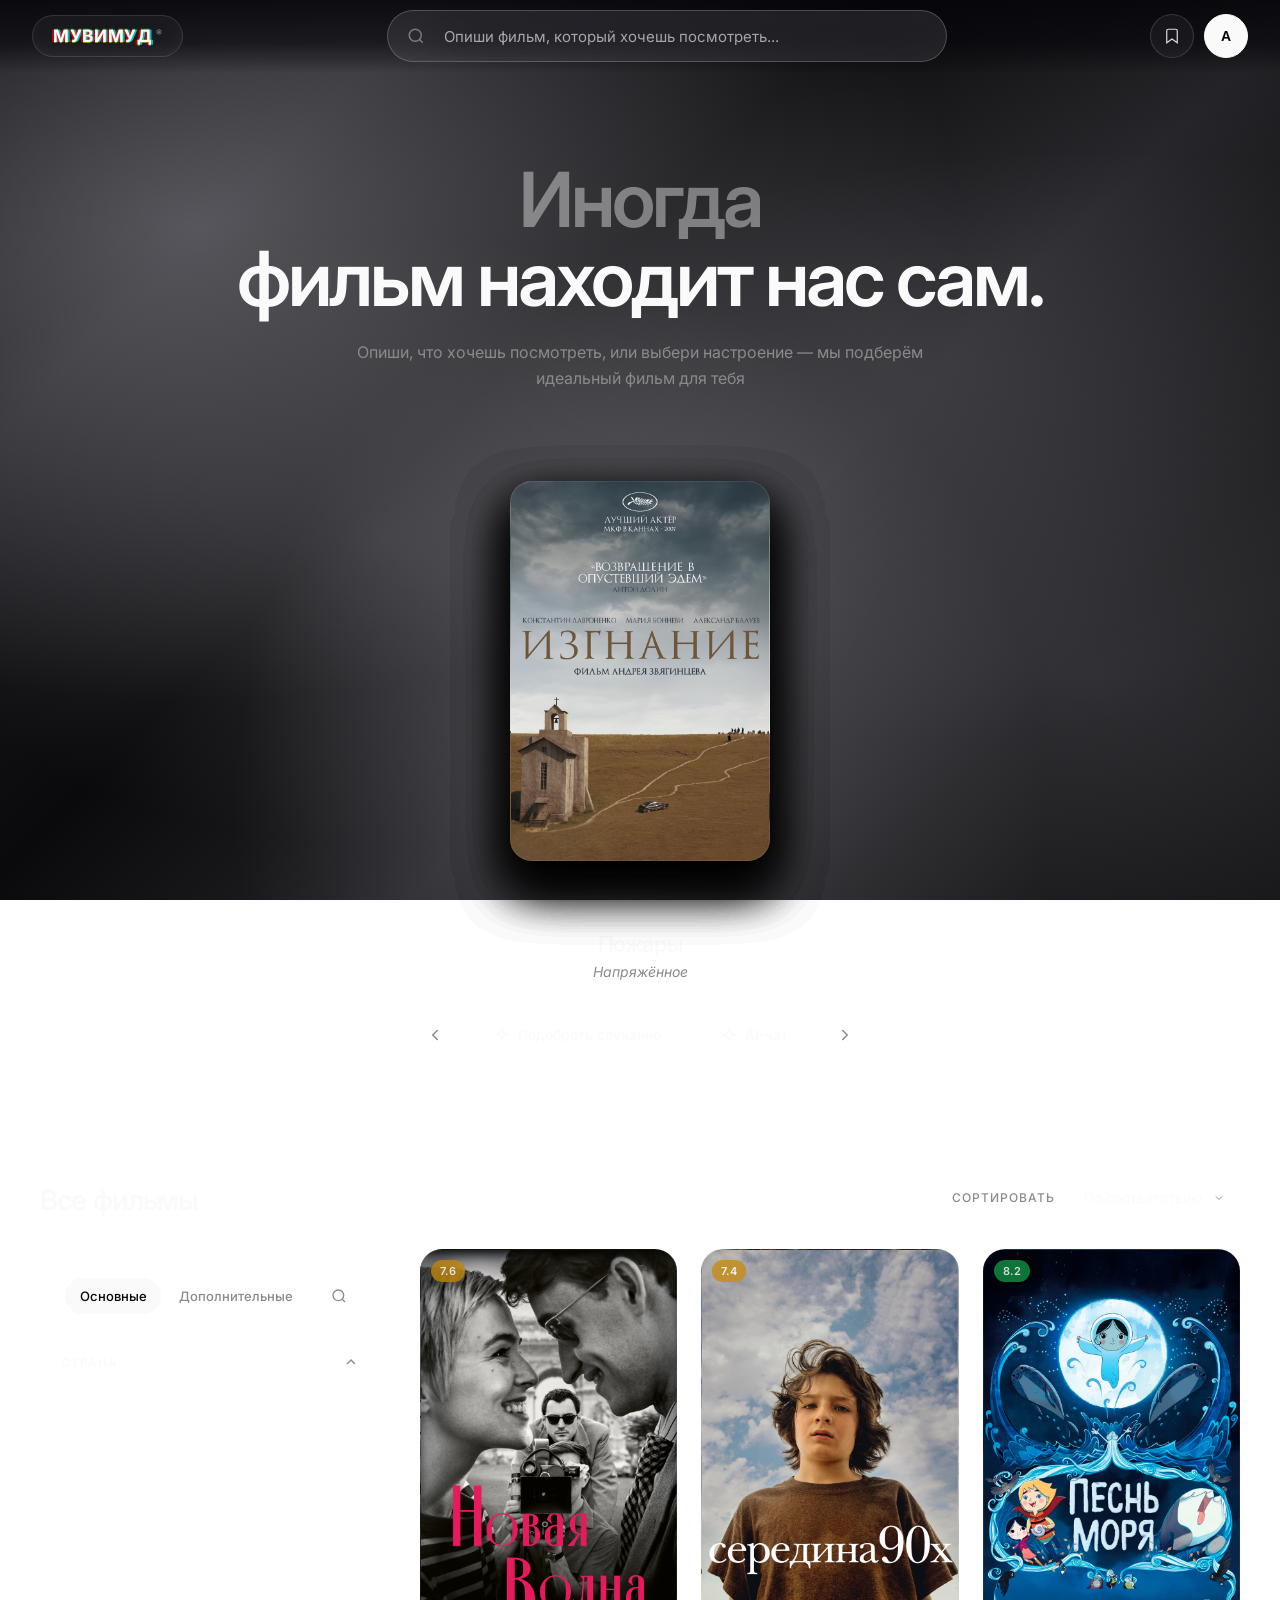
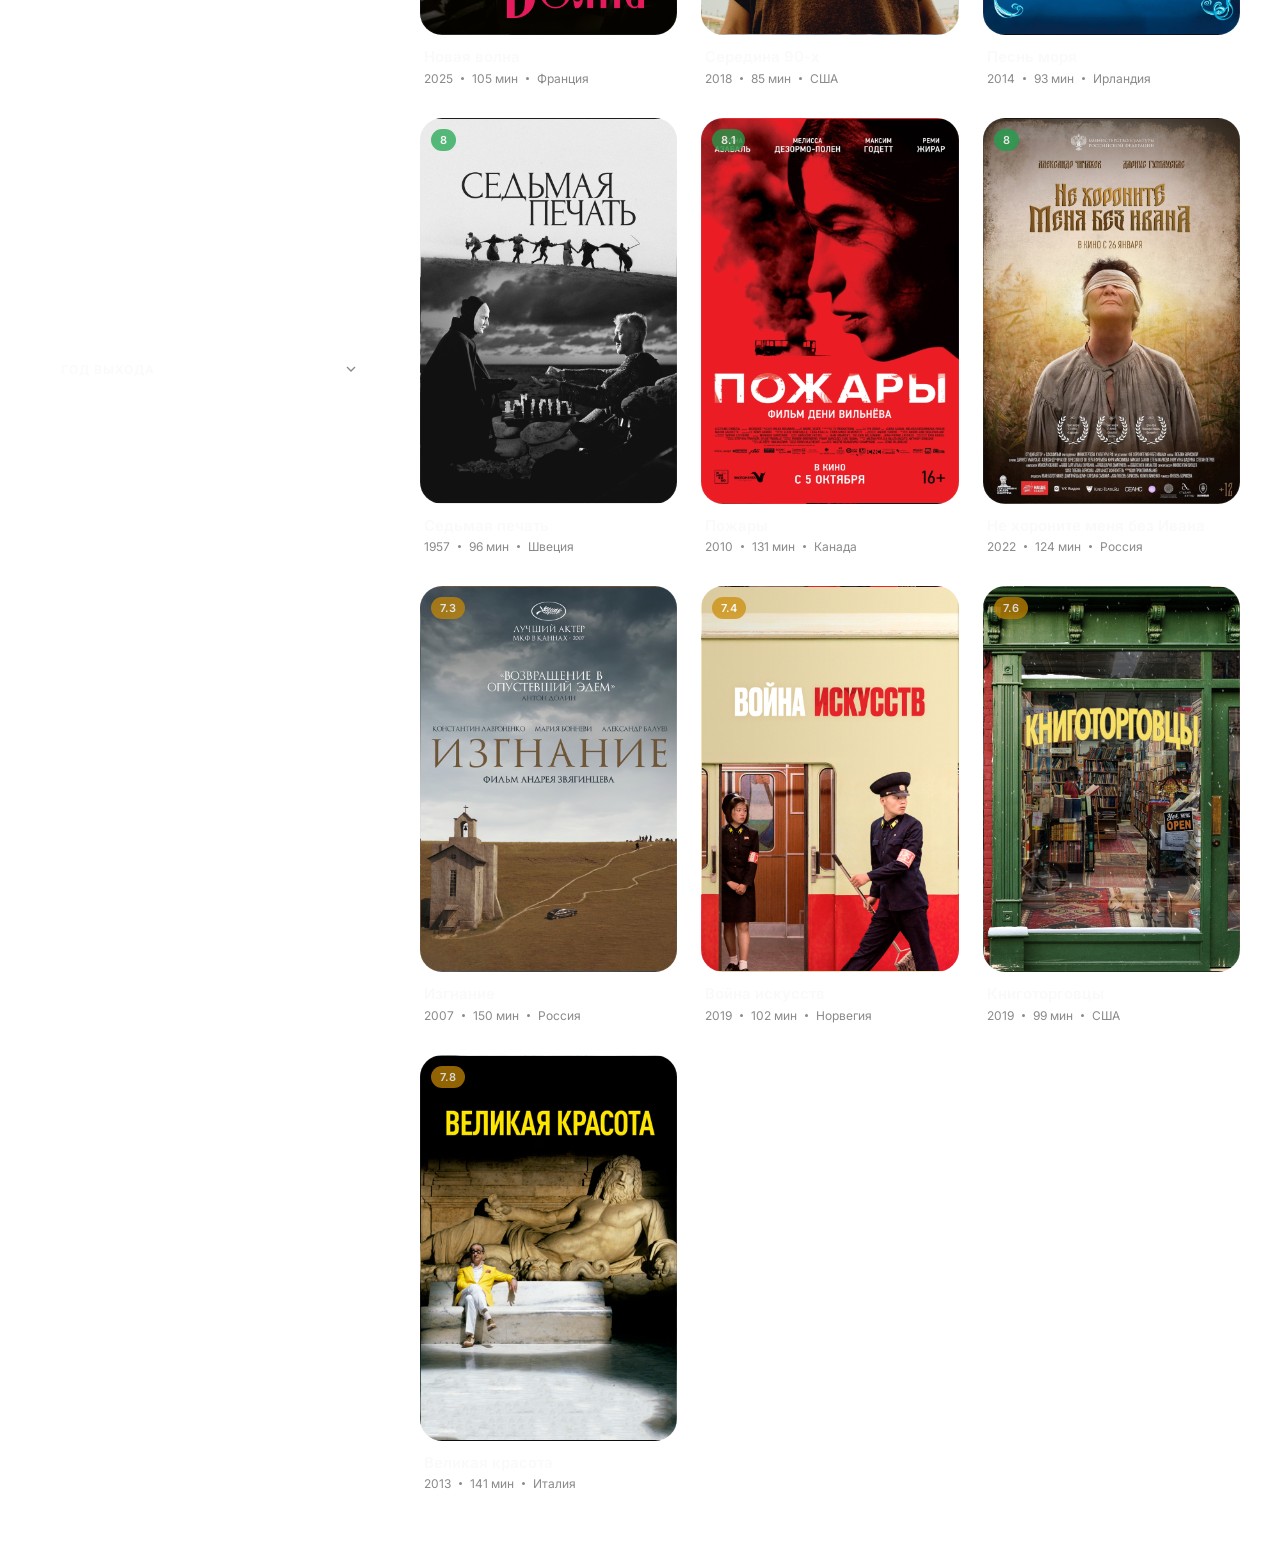
<file: Index.html>
<!DOCTYPE html>
<html lang="ru">
<head>
<meta charset="UTF-8">
<meta name="viewport" content="width=device-width, initial-scale=1.0">
<title>МувиМуд — Кино на вечер</title>
<link href="https://fonts.googleapis.com/css2?family=Inter:wght@400;500;600;700&display=swap" rel="stylesheet">
<style>
  :root {
    --bg: #08080a;
    --surface: #FAFAFA;
    --surface-dark: #0E0E0F;
    --text-main: #FAFAFA;
    --text-dark: #050505;
    --text-muted: #8A8A8A;
    --border-color: rgba(255,255,255,0.08);
    --border-light: rgba(255,255,255,0.16);
    --accent: #D4A017;
    --purple: #A855F7;
    --radius-sm: 14px;
    --radius-md: 22px;
    --radius-lg: 30px;
    --radius-pill: 100px;
    --font: 'Inter', -apple-system, BlinkMacSystemFont, sans-serif;
  }

  * { margin: 0; padding: 0; box-sizing: border-box; }

  body {
    background: 
      radial-gradient(ellipse at 15% 25%, rgba(200,200,210,0.35) 0%, transparent 50%),
      radial-gradient(ellipse at 85% 75%, rgba(160,160,170,0.25) 0%, transparent 55%),
      radial-gradient(ellipse at 50% 90%, rgba(220,220,230,0.20) 0%, transparent 45%),
      radial-gradient(ellipse at 30% 60%, rgba(180,180,190,0.18) 0%, transparent 40%),
      radial-gradient(ellipse at 70% 40%, rgba(140,140,150,0.15) 0%, transparent 50%),
      linear-gradient(135deg, #050507 0%, #1a1a1e 20%, #0a0a0c 40%, #222226 60%, #0a0a0c 80%, #050507 100%);
    background-attachment: fixed;
    color: var(--text-main);
    font-family: var(--font);
    min-height: 100vh;
    display: flex;
    flex-direction: column;
    overflow-x: hidden;
    -webkit-font-smoothing: antialiased;
  }

  .header {
    position: fixed; top: 0; left: 0; right: 0; height: 72px;
    display: flex; align-items: center; justify-content: space-between;
    padding: 0 32px; z-index: 100;
    background: linear-gradient(to bottom, rgba(5,5,10,0.85) 0%, rgba(5,5,10,0.6) 60%, transparent 100%);
    backdrop-filter: blur(8px);
  }
  .logo-plate {
    display: inline-flex; align-items: center; padding: 10px 20px;
    background: rgba(255,255,255,0.06); border: 1px solid rgba(255,255,255,0.12);
    border-radius: var(--radius-pill);
    backdrop-filter: blur(16px) saturate(140%);
    text-decoration: none; flex-shrink: 0; transition: all 0.3s ease;
  }
  .logo-plate:hover { background: rgba(255,255,255,0.10); transform: scale(1.03); }
  .logo-plate:active { transform: scale(0.97); }
  .logo {
    font-size: 17px; font-weight: 700; color: #fff;
    letter-spacing: 0.04em; text-transform: uppercase;
    display: inline-flex; align-items: flex-start; gap: 3px; white-space: nowrap;
    text-shadow: -2px 0 rgba(255,0,0,0.7), 2px 0 rgba(0,255,255,0.7), 0 -1px rgba(0,255,0,0.5), 0 1px rgba(255,255,0,0.5);
  }
  .logo sup { font-size: 9px; font-weight: 500; color: var(--text-muted); line-height: 1; margin-top: 2px; text-shadow: none; }

  .search-container { position: relative; flex: 1; max-width: 560px; margin: 0 32px; }
  .search-input {
    width: 100%; height: 52px;
    background: rgba(255,255,255,0.10); border: 1px solid rgba(255,255,255,0.20);
    border-radius: var(--radius-pill); padding: 0 24px 0 56px;
    color: var(--text-main); font-size: 15px; font-weight: 400; font-family: var(--font);
    outline: none; backdrop-filter: blur(20px) saturate(140%);
    transition: all 0.3s cubic-bezier(0.16,1,0.3,1);
  }
  .search-input::placeholder { color: rgba(255,255,255,0.6); }
  .search-input:focus { background: rgba(255,255,255,0.14); border-color: rgba(255,255,255,0.35); box-shadow: 0 0 0 4px rgba(255,255,255,0.06); }
  .search-icon {
    position: absolute; left: 20px; top: 50%; transform: translateY(-50%);
    width: 18px; height: 18px; fill: none; stroke: rgba(255,255,255,0.7); stroke-width: 2; pointer-events: none;
  }

  .header-actions { display: flex; align-items: center; gap: 10px; flex-shrink: 0; }
  .glass-plate {
    width: 44px; height: 44px;
    background: rgba(255,255,255,0.06); border: 1px solid rgba(255,255,255,0.14);
    border-radius: 50%; backdrop-filter: blur(16px) saturate(140%);
    color: rgba(255,255,255,0.85); display: flex; align-items: center; justify-content: center;
    cursor: pointer; transition: all 0.25s ease;
  }
  .glass-plate:hover { color: var(--text-main); background: rgba(255,255,255,0.14); border-color: rgba(255,255,255,0.28); }
  .glass-plate svg { width: 18px; height: 18px; fill: none; stroke: currentColor; stroke-width: 1.6; }
  .glass-plate--avatar { background: var(--surface); border-color: var(--surface); color: var(--text-dark); font-size: 14px; font-weight: 700; }
  .glass-plate--avatar:hover { background: #fff; border-color: #fff; transform: scale(1.05); }

  .hero-section { padding: 160px 40px 40px; text-align: center; max-width: 900px; margin: 0 auto; }
  .hero-title { font-size: clamp(40px, 6vw, 76px); font-weight: 600; letter-spacing: -0.04em; line-height: 1.04; margin-bottom: 22px; }
  .hero-title .line-1 { display: block; color: rgba(255,255,255,0.4); }
  .hero-title .line-2 { display: block; color: var(--text-main); }
  .hero-subtitle { font-size: 16px; color: var(--text-muted); font-weight: 400; line-height: 1.6; max-width: 640px; margin: 0 auto; }

  .main-content { flex: 1; display: flex; flex-direction: column; justify-content: center; align-items: center; padding: 20px 20px 60px; }

  .carousel-container { display: flex; flex-direction: column; align-items: center; width: 100%; max-width: 1200px; position: relative; }
  .carousel-stage { position: relative; width: 100%; height: 440px; display: flex; justify-content: center; align-items: center; }
  .movie-card {
    position: absolute; width: 260px; height: 380px;
    border-radius: var(--radius-md); background-color: var(--surface-dark);
    background-size: cover; background-position: center;
    transition: all 0.7s cubic-bezier(0.16, 1, 0.3, 1);
    cursor: pointer; border: 1px solid rgba(255,255,255,0.08);
    overflow: hidden; box-shadow: 0 24px 50px rgba(0,0,0,0.6);
  }
  .movie-card.pos-0 { transform: translateX(0) scale(1.1); z-index: 10; opacity: 1; filter: brightness(1); }
  .movie-card.pos--1 { transform: translateX(-180px) scale(0.85) rotate(-5deg); z-index: 5; opacity: 0.5; filter: brightness(0.4); }
  .movie-card.pos-1 { transform: translateX(180px) scale(0.85) rotate(5deg); z-index: 5; opacity: 0.5; filter: brightness(0.4); }
  .movie-card.pos--2 { transform: translateX(-320px) scale(0.65) rotate(-10deg); z-index: 2; opacity: 0.2; filter: brightness(0.2); }
  .movie-card.pos-2 { transform: translateX(320px) scale(0.65) rotate(10deg); z-index: 2; opacity: 0.2; filter: brightness(0.2); }
  .movie-card.pos-3, .movie-card.pos--3 { transform: translateX(0) scale(0.4); z-index: 1; opacity: 0; }

  .rating-badge {
    position: absolute; top: 12px; left: 12px;
    font-weight: 600; font-size: 12px; padding: 4px 10px;
    border-radius: var(--radius-pill); display: none;
    z-index: 20; backdrop-filter: blur(10px); align-items: center; opacity: 0.85;
  }
  .movie-card.pos-0 .rating-badge { display: inline-flex; }
  .rating-badge.high { background: rgba(22,163,74,0.85); color: #fff; }
  .rating-badge.medium { background: rgba(202,138,4,0.85); color: #fff; }
  .rating-badge.low { background: rgba(239,68,68,0.85); color: #fff; }

  .card-actions { position: absolute; top: 12px; right: 12px; display: none; gap: 8px; z-index: 20; }
  .movie-card.pos-0 .card-actions { display: flex; }
  .card-action-btn {
    width: 34px; height: 34px; border-radius: 50%;
    background: rgba(12,12,14,0.5); display: flex; justify-content: center; align-items: center;
    color: rgba(255,255,255,0.7); backdrop-filter: blur(10px);
    border: 1px solid rgba(255,255,255,0.14); cursor: pointer; transition: all 0.2s ease;
  }
  .card-action-btn:hover { color: #fff; background: rgba(255,255,255,0.18); border-color: rgba(255,255,255,0.35); }
  .card-action-btn.saved { color: #fff; background: rgba(255,255,255,0.22); border-color: rgba(255,255,255,0.4); }
  .card-action-btn svg { width: 14px; height: 14px; fill: none; stroke: currentColor; stroke-width: 1.6; }

  .expanded-poster, .expanded-content { display: none; }
  .movie-card.expanded {
    width: 100%; max-width: 900px; height: 460px;
    transform: translateX(0) scale(1) !important; opacity: 1 !important; filter: brightness(1) !important;
    z-index: 50; cursor: default; display: flex; flex-direction: row;
    background: rgba(14,14,16,0.95) !important; border: 1px solid var(--border-light);
    border-radius: var(--radius-lg); overflow: hidden; backdrop-filter: blur(24px);
  }
  .carousel-stage.has-expanded .movie-card:not(.expanded) { opacity: 0; pointer-events: none; }
  .movie-card.expanded .expanded-poster { display: block; width: 42%; height: 100%; background-size: cover; background-position: center; border-right: 1px solid var(--border-color); }
  .movie-card.expanded .expanded-content { display: flex; width: 58%; padding: 40px 44px; flex-direction: column; justify-content: center; position: relative; background: transparent; }
  .expanded-close {
    position: absolute; top: 20px; right: 20px; width: 36px; height: 36px;
    border-radius: 50%; background: rgba(255,255,255,0.07); border: 1px solid var(--border-color);
    color: var(--text-main); font-size: 18px; cursor: pointer; display: flex;
    justify-content: center; align-items: center; transition: all 0.2s; z-index: 10;
  }
  .expanded-close:hover { background: rgba(255,255,255,0.14); }
  .expanded-title { font-size: 30px; font-weight: 600; margin-bottom: 10px; color: var(--text-main); letter-spacing: -0.03em; line-height: 1.1; }
  .expanded-vibe { font-size: 13px; color: var(--text-muted); margin-bottom: 26px; font-weight: 500; font-style: italic; }
  .ai-recommendation { background: rgba(168,85,247,0.08); border: 1px solid rgba(168,85,247,0.2); border-radius: var(--radius-sm); padding: 20px; }
  .ai-label { display: flex; align-items: center; gap: 8px; font-size: 11px; font-weight: 600; color: #C084FC; text-transform: uppercase; margin-bottom: 12px; letter-spacing: 0.1em; }
  .ai-label svg { width: 13px; height: 13px; fill: none; stroke: currentColor; stroke-width: 2.5; }
  .expanded-desc { font-size: 14px; line-height: 1.6; color: rgba(255,255,255,0.85); font-weight: 400; }

  .movie-info { text-align: center; margin-top: 40px; transition: opacity 0.3s; }
  .carousel-container.has-expanded .movie-info, .carousel-container.has-expanded .bottom-controls { opacity: 0; pointer-events: none; }
  .movie-title { font-size: 22px; font-weight: 500; margin-bottom: 6px; color: var(--text-main); letter-spacing: -0.02em; }
  .movie-vibe { font-size: 14px; color: var(--text-muted); font-style: italic; }

  .bottom-controls { display: flex; align-items: center; gap: 12px; margin-top: 32px; transition: opacity 0.3s; flex-wrap: wrap; justify-content: center; }
  .arrow-btn {
    width: 44px; height: 44px; border-radius: 50%;
    background: rgba(255,255,255,0.05); border: 1px solid var(--border-color); color: var(--text-muted);
    cursor: pointer; display: flex; justify-content: center; align-items: center;
    transition: all 0.2s ease; backdrop-filter: blur(10px);
  }
  .arrow-btn:hover { color: var(--text-main); background: rgba(255,255,255,0.12); border-color: var(--border-light); }
  .action-btn-glass {
    background: rgba(255,255,255,0.06); backdrop-filter: blur(16px);
    border: 1px solid var(--border-light); color: var(--text-main);
    padding: 13px 24px; border-radius: var(--radius-pill);
    font-family: var(--font); font-size: 14px; font-weight: 500;
    cursor: pointer; display: flex; align-items: center; gap: 8px; transition: all 0.3s ease;
  }
  .action-btn-glass:hover { background: rgba(255,255,255,0.12); border-color: rgba(255,255,255,0.3); transform: translateY(-2px); }
  .ai-chat-btn {
    background: rgba(255,255,255,0.06); backdrop-filter: blur(16px);
    border: 1px solid var(--border-light); color: var(--text-main);
    padding: 13px 22px; border-radius: var(--radius-pill);
    font-family: var(--font); font-size: 14px; font-weight: 500;
    cursor: pointer; display: flex; align-items: center; gap: 8px; transition: all 0.3s ease;
  }
  .ai-chat-btn:hover { background: rgba(255,255,255,0.12); border-color: rgba(255,255,255,0.3); transform: translateY(-2px); }
  .ai-chat-btn svg { width: 16px; height: 16px; fill: none; stroke: currentColor; stroke-width: 2; }

  .overlay {
    position: fixed; inset: 0; background: rgba(0,0,0,0.75);
    display: flex; justify-content: center; align-items: center;
    z-index: 200; opacity: 0; pointer-events: none;
    transition: opacity 0.4s ease; backdrop-filter: blur(16px);
  }
  .overlay.active { opacity: 1; pointer-events: all; }
  .modal-window {
    background: rgba(16,16,18,0.8); border: 1px solid var(--border-light);
    border-radius: var(--radius-lg); width: 90%; max-width: 640px;
    padding: 32px; position: relative; max-height: 85vh; overflow-y: auto;
    backdrop-filter: blur(32px); box-shadow: 0 40px 90px rgba(0,0,0,0.7);
  }
  .modal-close {
    position: absolute; top: 18px; right: 18px; width: 36px; height: 36px;
    background: rgba(255,255,255,0.06); border: 1px solid var(--border-color);
    color: var(--text-main); border-radius: 50%; font-size: 18px; cursor: pointer;
    display: flex; align-items: center; justify-content: center; transition: all 0.2s; z-index: 10;
  }
  .modal-close:hover { background: rgba(255,255,255,0.14); }
  .modal-window h2 { font-size: 22px; font-weight: 600; margin-bottom: 26px; letter-spacing: -0.03em; }

  .chat-container { max-width: 480px; display: flex; flex-direction: column; height: 500px; position: relative; }
  .chat-messages { display: flex; flex-direction: column; gap: 14px; margin-bottom: 20px; max-height: 350px; overflow-y: auto; padding-right: 4px; }
  .message { padding: 14px 18px; border-radius: 18px; font-size: 14px; line-height: 1.5; max-width: 85%; font-weight: 400; }
  .message.ai { background: rgba(255,255,255,0.05); border: 1px solid var(--border-color); align-self: flex-start; border-bottom-left-radius: 4px; color: rgba(255,255,255,0.85); }
  .message.user { background: var(--surface); color: var(--text-dark); align-self: flex-end; border-bottom-right-radius: 4px; }
  .chat-input-row { display: flex; gap: 10px; margin-top: auto; }
  .chat-input-row input { flex: 1; background: rgba(255,255,255,0.05); border: 1px solid var(--border-color); border-radius: var(--radius-pill); padding: 13px 20px; color: var(--text-main); font-size: 14px; font-family: var(--font); outline: none; transition: border-color 0.2s; }
  .chat-input-row input:focus { border-color: var(--border-light); }
  .chat-input-row button { background: var(--surface); color: var(--text-dark); border: none; padding: 0 22px; border-radius: var(--radius-pill); font-size: 17px; font-weight: 500; cursor: pointer; transition: opacity 0.2s; }
  .chat-input-row button:hover { opacity: 0.9; }

  .eye-modal { max-width: 800px; width: 90%; padding: 0; overflow: hidden; display: flex; flex-direction: row; min-height: 420px; }
  .eye-modal-poster { width: 40%; background-size: cover; background-position: center; position: relative; background-color: var(--surface-dark); }
  .eye-modal-content { width: 60%; padding: 36px 32px; display: flex; flex-direction: column; position: relative; }
  .eye-modal-content .modal-close { top: 16px; right: 16px; }
  .eye-modal-title { font-size: 26px; font-weight: 600; letter-spacing: -0.03em; line-height: 1.1; margin-bottom: 18px; color: var(--text-main); }
  .eye-modal-badges { display: flex; flex-wrap: wrap; gap: 8px; margin-bottom: 20px; }
  .eye-badge { padding: 6px 13px; background: rgba(255,255,255,0.05); border: 1px solid var(--border-color); border-radius: var(--radius-pill); font-size: 12px; font-weight: 500; display: inline-flex; align-items: center; gap: 6px; }
  .eye-badge.rating.high { background: rgba(22,163,74,0.85); color: #fff; font-weight: 600; border-color: transparent; }
  .eye-badge.rating.medium { background: rgba(202,138,4,0.85); color: #fff; font-weight: 600; border-color: transparent; }
  .eye-badge.rating.low { background: rgba(239,68,68,0.85); color: #fff; font-weight: 600; border-color: transparent; }
  .eye-ai-block { background: rgba(168,85,247,0.08); border: 1px solid rgba(168,85,247,0.2); border-radius: var(--radius-sm); padding: 20px; margin-bottom: 24px; flex-grow: 1; }
  .eye-ai-title { display: flex; align-items: center; gap: 8px; font-size: 11px; font-weight: 600; color: #C084FC; text-transform: uppercase; letter-spacing: 0.1em; margin-bottom: 12px; }
  .eye-ai-title svg { width: 13px; height: 13px; fill: none; stroke: currentColor; stroke-width: 2.5; }
  .eye-ai-text { font-size: 14px; line-height: 1.6; color: rgba(255,255,255,0.85); font-weight: 400; }
  .eye-watch-btn { display: inline-flex; align-items: center; justify-content: center; gap: 10px; background: var(--surface); color: var(--text-dark); border: none; padding: 14px 28px; border-radius: var(--radius-pill); font-size: 14px; font-weight: 600; font-family: var(--font); cursor: pointer; transition: all 0.3s ease; width: 100%; }
  .eye-watch-btn:hover { transform: translateY(-2px); box-shadow: 0 12px 32px rgba(255,255,255,0.14); }
  .eye-watch-btn svg { width: 15px; height: 15px; fill: none; stroke: currentColor; stroke-width: 2; }

  .filter-group { margin-bottom: 24px; }
  .filter-label { font-size: 14px; font-weight: 500; color: var(--text-muted); margin-bottom: 14px; display: block; }
  .options-row { display: flex; gap: 10px; flex-wrap: wrap; }
  .option-chip { padding: 10px 18px; background: rgba(255,255,255,0.04); border: 1px solid var(--border-color); border-radius: var(--radius-pill); color: var(--text-muted); font-size: 14px; cursor: pointer; transition: all 0.2s ease; display: flex; align-items: center; gap: 6px; }
  .option-chip:hover { border-color: var(--border-light); color: var(--text-main); }
  .option-chip.active { background: var(--surface); color: var(--text-dark); border-color: var(--surface); font-weight: 500; }

  .submit-btn { width: 100%; background: var(--surface); color: var(--text-dark); border: none; padding: 14px 24px; border-radius: var(--radius-pill); font-size: 14px; font-weight: 600; font-family: var(--font); cursor: pointer; margin-top: 8px; transition: opacity 0.2s ease; }
  .submit-btn:hover { opacity: 0.9; }
  .reset-btn { width: 100%; background: transparent; color: var(--text-muted); border: 1px solid var(--border-color); padding: 12px 24px; border-radius: var(--radius-pill); font-size: 14px; font-weight: 500; font-family: var(--font); cursor: pointer; margin-top: 16px; transition: all 0.2s ease; }
  .reset-btn:hover { background: rgba(255,255,255,0.05); color: var(--text-main); border-color: var(--border-light); }

  /* ===== Аккордеон результатов случайного подбора ===== */
  .ai-results-layout { display: flex; gap: 16px; align-items: flex-start; }
  .ai-results-layout .results-list { flex: 1; display: flex; flex-direction: column; gap: 12px; }
  .refresh-side-btn {
    position: sticky; top: 0; flex-shrink: 0;
    width: 48px; height: 48px; border-radius: 50%;
    background: rgba(255,255,255,0.06); border: 1px solid var(--border-light);
    backdrop-filter: blur(16px); color: var(--text-main);
    cursor: pointer; display: flex; align-items: center; justify-content: center;
    transition: all 0.3s ease;
  }
  .refresh-side-btn:hover { background: rgba(255,255,255,0.12); border-color: rgba(255,255,255,0.3); transform: rotate(180deg); }
  .refresh-side-btn svg { width: 20px; height: 20px; fill: none; stroke: currentColor; stroke-width: 2; }

  .result-item { background: rgba(255,255,255,0.04); border: 1px solid var(--border-color); border-radius: var(--radius-sm); overflow: hidden; transition: border-color 0.2s; }
  .result-item:hover { border-color: var(--border-light); }
  .result-header { display: flex; justify-content: space-between; align-items: center; padding: 18px 20px; cursor: pointer; gap: 12px; }
  .result-title { font-size: 15px; font-weight: 500; color: var(--text-main); }
  .result-ai-btn { width: 32px; height: 32px; border-radius: 50%; background: transparent; border: 1px solid var(--border-color); display: flex; justify-content: center; align-items: center; cursor: pointer; color: var(--text-muted); transition: all 0.2s ease; flex-shrink: 0; }
  .result-ai-btn:hover { color: var(--text-main); background: rgba(255,255,255,0.1); border-color: rgba(255,255,255,0.3); }
  .result-ai-btn svg { width: 15px; height: 15px; fill: none; stroke: currentColor; stroke-width: 1.5; }
  .result-ai-desc { max-height: 0; overflow: hidden; transition: max-height 0.4s ease, padding 0.4s ease; padding: 0 20px; color: var(--text-muted); font-size: 14px; line-height: 1.6; font-weight: 400; }
  .result-ai-desc.open { max-height: 300px; padding: 16px 20px 20px 20px; border-top: 1px solid var(--border-color); }
  .ai-tag { display: inline-flex; align-items: center; gap: 6px; background: rgba(212,160,23,0.14); color: var(--accent); font-size: 11px; padding: 4px 10px; border-radius: 6px; margin-bottom: 10px; font-weight: 600; text-transform: uppercase; letter-spacing: 0.05em; }

  .catalog-section { padding: 60px 40px; border-top: 1px solid var(--border-color); max-width: 1400px; margin: 0 auto; width: 100%; }
  .catalog-header { margin-bottom: 32px; display: flex; justify-content: space-between; align-items: flex-end; flex-wrap: wrap; gap: 16px; }
  .catalog-title { font-size: 28px; font-weight: 600; letter-spacing: -0.03em; }
  .catalog-sort-row { display: flex; align-items: center; gap: 12px; }
  .sort-label { font-size: 12px; color: var(--text-muted); text-transform: uppercase; letter-spacing: 0.08em; font-weight: 500; }
  .sort-select { background: rgba(255,255,255,0.05); border: 1px solid var(--border-color); color: var(--text-main); padding: 10px 36px 10px 16px; border-radius: var(--radius-pill); font-size: 14px; font-family: var(--font); cursor: pointer; outline: none; appearance: none; -webkit-appearance: none; backdrop-filter: blur(10px);
    background-image: url("data:image/svg+xml,%3Csvg xmlns='http://www.w3.org/2000/svg' width='12' height='12' viewBox='0 0 24 24' fill='none' stroke='%23888' stroke-width='2'%3E%3Cpolyline points='6 9 12 15 18 9'%3E%3C/polyline%3E%3C/svg%3E");
    background-repeat: no-repeat; background-position: right 14px center; }
  .sort-select option { background: var(--surface-dark); color: var(--text-main); }

  .catalog-layout { display: grid; grid-template-columns: 340px 1fr; gap: 40px; }
  .catalog-grid { display: grid; grid-template-columns: repeat(auto-fill, minmax(200px, 1fr)); gap: 32px 24px; }
  .catalog-item { display: flex; flex-direction: column; gap: 12px; }
  .catalog-poster-wrap { position: relative; border-radius: var(--radius-md); overflow: hidden; cursor: pointer; transition: transform 0.4s cubic-bezier(0.16,1,0.3,1); aspect-ratio: 2/3; background-size: cover; background-position: center; background-color: var(--surface-dark); border: 1px solid rgba(255,255,255,0.05); }
  .catalog-poster-wrap:hover { transform: translateY(-6px); border-color: var(--border-light); }
  .catalog-poster-wrap:hover .catalog-poster-overlay { opacity: 1; }
  .catalog-poster-wrap:hover .catalog-eye-btn, .catalog-poster-wrap:hover .catalog-save-btn { opacity: 1; }
  .catalog-poster-overlay { position: absolute; inset: 0; background: linear-gradient(to top, rgba(0,0,0,0.92) 0%, rgba(0,0,0,0.4) 55%, transparent 100%); display: flex; flex-direction: column; justify-content: flex-end; padding: 16px; opacity: 0; transition: opacity 0.3s ease; }
  .catalog-poster-vibe { font-size: 12px; font-weight: 500; color: rgba(255,255,255,0.85); line-height: 1.4; font-style: italic; }
  .catalog-poster-rating { position: absolute; top: 10px; left: 10px; font-size: 11px; font-weight: 600; padding: 4px 9px; border-radius: var(--radius-pill); backdrop-filter: blur(10px); display: inline-flex; align-items: center; opacity: 0.85; }
  .catalog-poster-rating.high { background: rgba(22,163,74,0.85); color: #fff; }
  .catalog-poster-rating.medium { background: rgba(202,138,4,0.85); color: #fff; }
  .catalog-poster-rating.low { background: rgba(239,68,68,0.85); color: #fff; }

  .catalog-eye-btn, .catalog-save-btn { position: absolute; top: 10px; width: 30px; height: 30px; border-radius: 50%; background: rgba(12,12,14,0.5); border: 1px solid rgba(255,255,255,0.15); display: flex; justify-content: center; align-items: center; cursor: pointer; color: rgba(255,255,255,0.7); opacity: 0; transition: all 0.2s ease; z-index: 10; backdrop-filter: blur(10px); }
  .catalog-eye-btn { right: 10px; }
  .catalog-save-btn { right: 46px; }
  .catalog-eye-btn:hover { color: #fff; background: rgba(255,255,255,0.18); border-color: rgba(255,255,255,0.35); }
  .catalog-save-btn:hover, .catalog-save-btn.saved { color: #fff; background: rgba(255,255,255,0.22); border-color: rgba(255,255,255,0.4); }
  .catalog-eye-btn svg, .catalog-save-btn svg { width: 13px; height: 13px; fill: none; stroke: currentColor; stroke-width: 1.6; }

  .catalog-meta { display: flex; flex-direction: column; gap: 4px; padding: 0 4px; }
  .catalog-meta-title { font-size: 15px; font-weight: 600; color: var(--text-main); line-height: 1.3; }
  .catalog-meta-info { font-size: 12px; color: var(--text-muted); display: flex; align-items: center; gap: 8px; flex-wrap: wrap; }
  .catalog-meta-info .dot { width: 3px; height: 3px; border-radius: 50%; background: var(--text-muted); }

  .filters-panel { background: rgba(255,255,255,0.03); border: 1px solid var(--border-color); border-radius: var(--radius-md); padding: 24px 20px; position: sticky; top: 92px; height: fit-content; max-height: calc(100vh - 116px); overflow-y: auto; backdrop-filter: blur(20px); }
  .filters-panel::-webkit-scrollbar { width: 4px; }
  .filters-panel::-webkit-scrollbar-thumb { background: rgba(255,255,255,0.12); border-radius: 2px; }
  .filter-tabs-row { display: flex; align-items: center; gap: 8px; margin-bottom: 24px; }
  .filter-tabs { display: flex; gap: 4px; background: rgba(255,255,255,0.05); border-radius: var(--radius-pill); padding: 4px; flex: 1; }
  .filter-tab { flex: 1; padding: 10px 14px; background: transparent; border: none; color: var(--text-muted); font-size: 13px; font-weight: 500; font-family: var(--font); cursor: pointer; border-radius: var(--radius-pill); transition: all 0.2s; }
  .filter-tab.active { background: var(--surface); color: var(--text-dark); }
  .filter-search-btn { width: 40px; height: 40px; border-radius: 50%; background: rgba(255,255,255,0.06); border: 1px solid var(--border-color); color: var(--text-muted); display: flex; align-items: center; justify-content: center; cursor: pointer; transition: all 0.2s ease; flex-shrink: 0; }
  .filter-search-btn:hover { color: var(--text-main); background: rgba(255,255,255,0.12); border-color: var(--border-light); }
  .filter-search-btn svg { width: 16px; height: 16px; fill: none; stroke: currentColor; stroke-width: 2; }
  .filter-search-wrap { position: relative; margin-bottom: 16px; display: none; }
  .filter-search-wrap.active { display: block; }
  .filter-search-wrap svg { position: absolute; left: 14px; top: 50%; transform: translateY(-50%); width: 14px; height: 14px; fill: none; stroke: var(--text-muted); stroke-width: 2; pointer-events: none; }
  .filter-search-wrap input { width: 100%; height: 40px; background: rgba(255,255,255,0.04); border: 1px solid var(--border-color); border-radius: var(--radius-pill); padding: 0 16px 0 40px; color: var(--text-main); font-size: 13px; font-family: var(--font); outline: none; transition: all 0.2s; }
  .filter-search-wrap input:focus { border-color: var(--border-light); background: rgba(255,255,255,0.06); }
  .filter-search-wrap input::placeholder { color: var(--text-muted); }

  .filter-section { margin-bottom: 4px; }
  .filter-section-header { display: flex; justify-content: space-between; align-items: center; padding: 12px 0; cursor: pointer; user-select: none; }
  .filter-section-title { font-size: 12px; font-weight: 600; color: var(--text-main); text-transform: uppercase; letter-spacing: 0.08em; }
  .filter-section-arrow { width: 16px; height: 16px; fill: none; stroke: var(--text-muted); stroke-width: 2; transition: transform 0.3s ease; }
  .filter-section.open .filter-section-arrow { transform: rotate(180deg); }
  .filter-section-content { max-height: 0; overflow: hidden; transition: max-height 0.4s cubic-bezier(0.16,1,0.3,1); }
  .filter-section.open .filter-section-content { max-height: 1000px; }
  .checkbox-group { display: flex; flex-direction: column; gap: 6px; padding-bottom: 12px; }
  .checkbox-item { display: flex; align-items: center; gap: 10px; padding: 10px 12px; background: transparent; border: 1px solid transparent; border-radius: var(--radius-sm); cursor: pointer; transition: all 0.2s; font-size: 13px; color: rgba(255,255,255,0.75); }
  .checkbox-item:hover { background: rgba(255,255,255,0.04); color: var(--text-main); }
  .checkbox-item.active { background: rgba(212,160,23,0.08); border-color: rgba(212,160,23,0.22); color: var(--accent); }
  .checkbox-item input { display: none; }
  .checkbox-mark { width: 16px; height: 16px; border-radius: 4px; border: 1.5px solid rgba(255,255,255,0.22); display: flex; align-items: center; justify-content: center; flex-shrink: 0; transition: all 0.2s; }
  .checkbox-item.active .checkbox-mark { background: var(--accent); border-color: var(--accent); }
  .checkbox-mark svg { width: 10px; height: 10px; fill: none; stroke: #000; stroke-width: 2.5; opacity: 0; transition: opacity 0.2s; }
  .checkbox-item.active .checkbox-mark svg { opacity: 1; }
  .filter-divider { height: 1px; background: var(--border-color); margin: 16px 0; }
  .filter-toggle-item { display: flex; justify-content: space-between; align-items: center; padding: 10px 0; }
  .filter-toggle-label { font-size: 13px; color: rgba(255,255,255,0.8); }
  .filter-toggle { position: relative; width: 36px; height: 20px; background: rgba(255,255,255,0.1); border-radius: var(--radius-pill); cursor: pointer; transition: background 0.3s; flex-shrink: 0; }
  .filter-toggle.active { background: rgba(212,160,23,0.4); }
  .filter-toggle::after { content: ''; position: absolute; top: 3px; left: 3px; width: 14px; height: 14px; background: var(--surface); border-radius: 50%; transition: transform 0.3s cubic-bezier(0.16,1,0.3,1); }
  .filter-toggle.active::after { transform: translateX(16px); }
  .filter-content { display: none; }
  .filter-content.active { display: block; }
  .filters-apply-btn { width: 100%; background: var(--surface); color: var(--text-dark); border: none; padding: 13px 24px; border-radius: var(--radius-pill); font-size: 14px; font-weight: 600; font-family: var(--font); cursor: pointer; margin-top: 20px; transition: opacity 0.2s; }
  .filters-apply-btn:hover { opacity: 0.9; }
  .reset-filters-btn { width: 100%; background: transparent; color: var(--text-muted); border: none; padding: 11px 24px; font-size: 13px; font-weight: 400; font-family: var(--font); cursor: pointer; margin-top: 6px; transition: all 0.2s; }
  .reset-filters-btn:hover { color: var(--text-main); }

  .toggle-group { display: flex; flex-direction: column; gap: 16px; margin-bottom: 8px; }
  .toggle-label { font-size: 14px; color: rgba(255,255,255,0.8); }
  .duration-selector { display: flex; gap: 8px; flex-wrap: wrap; }
  .duration-chip { padding: 8px 14px; background: rgba(255,255,255,0.04); border: 1px solid var(--border-color); border-radius: 100px; color: var(--text-muted); font-size: 13px; cursor: pointer; transition: all 0.2s; }
  .duration-chip.active { background: var(--surface); color: var(--text-dark); border-color: var(--surface); font-weight: 500; }

  .loader { display: flex; justify-content: center; align-items: center; padding: 80px 20px; color: var(--text-muted); font-size: 14px; }
  .loader__spinner { width: 24px; height: 24px; border: 2px solid rgba(255,255,255,0.1); border-top-color: var(--text-main); border-radius: 50%; animation: spin 0.8s linear infinite; margin-right: 12px; }
  @keyframes spin { to { transform: rotate(360deg); } }

  @media (max-width: 900px) {
    .header { padding: 0 16px; height: 64px; }
    .search-container { margin: 0 16px; max-width: none; }
    .search-input { height: 46px; font-size: 14px; padding: 0 16px 0 44px; }
    .search-icon { left: 16px; width: 16px; height: 16px; }
    .glass-plate { width: 40px; height: 40px; }
    .hero-section { padding: 120px 20px 20px; }
    .catalog-layout { grid-template-columns: 1fr; }
    .filters-panel { position: static; max-height: none; order: -1; margin-bottom: 32px; }
    .eye-modal { flex-direction: column; }
    .eye-modal-poster { width: 100%; height: 200px; }
    .eye-modal-content { width: 100%; }
  }
</style>
</head>
<body>

  <header class="header">
    <a href="#" class="logo-plate" id="logoLink" onclick="scrollToTop(event)">
      <span class="logo">МувиМуд<sup>®</sup></span>
    </a>
    <div class="search-container">
      <svg class="search-icon" viewBox="0 0 24 24"><circle cx="11" cy="11" r="8"></circle><line x1="21" y1="21" x2="16.65" y2="16.65"></line></svg>
      <input type="text" class="search-input" placeholder="Опиши фильм, который хочешь посмотреть...">
    </div>
    <div class="header-actions">
      <button class="glass-plate" title="Сохранённые">
        <svg viewBox="0 0 24 24"><path d="M19 21l-7-5-7 5V5a2 2 0 0 1 2-2h10a2 2 0 0 1 2 2z"></path></svg>
      </button>
      <button class="glass-plate glass-plate--avatar" title="Личный кабинет">А</button>
    </div>
  </header>

  <section class="hero-section">
    <h1 class="hero-title">
      <span class="line-1">Иногда</span>
      <span class="line-2">фильм находит нас сам.</span>
    </h1>
    <p class="hero-subtitle">Опиши, что хочешь посмотреть, или выбери настроение — мы подберём идеальный фильм для тебя</p>
  </section>

  <div class="main-content">
    <div class="carousel-container" id="carouselContainer">
      <div class="carousel-stage" id="stage">
        <div class="loader"><div class="loader__spinner"></div>Загружаем фильмы...</div>
      </div>
      <div class="movie-info" id="movieInfo">
        <div class="movie-title" id="mainTitle"></div>
        <div class="movie-vibe" id="mainVibe"></div>
      </div>
      <div class="bottom-controls" id="bottomControls">
        <button class="arrow-btn" id="prevBtn">
          <svg width="18" height="18" viewBox="0 0 24 24" fill="none" stroke="currentColor" stroke-width="2" stroke-linecap="round" stroke-linejoin="round"><polyline points="15 18 9 12 15 6"></polyline></svg>
        </button>
        <button class="action-btn-glass" id="openRandomAiBtn">
          <svg width="16" height="16" viewBox="0 0 24 24" fill="none" stroke="currentColor" stroke-width="2" stroke-linecap="round" stroke-linejoin="round"><path d="M12 3l1.9 5.8L20 10.7l-6.1 1.9L12 18.5l-1.9-5.9L4 10.7l6.1-1.9L12 3z"></path></svg>
          Подобрать случайно
        </button>
        <button class="ai-chat-btn" id="openChatBtn" title="AI-чат">
          <svg viewBox="0 0 24 24" fill="none" stroke="currentColor" stroke-width="2" stroke-linecap="round" stroke-linejoin="round"><path d="M12 2L14.5 9.5L22 12L14.5 14.5L12 22L9.5 14.5L2 12L9.5 9.5L12 2Z"></path></svg>
          AI-чат
        </button>
        <button class="arrow-btn" id="nextBtn">
          <svg width="18" height="18" viewBox="0 0 24 24" fill="none" stroke="currentColor" stroke-width="2" stroke-linecap="round" stroke-linejoin="round"><polyline points="9 18 15 12 9 6"></polyline></svg>
        </button>
      </div>
    </div>
  </div>

  <div class="overlay" id="randomAiOverlay">
    <div class="modal-window">
      <button class="modal-close" id="closeRandomAi">×</button>
      <div id="aiFilters">
        <h2>Подбери под себя</h2>
        <div class="filter-group">
          <span class="filter-label">Какое сегодня настроение?</span>
          <div class="options-row">
            <div class="option-chip" data-mood="sad" onclick="toggleChip(this)">😢 Грустное</div>
            <div class="option-chip" data-mood="happy" onclick="toggleChip(this)">😄 Весёлое</div>
            <div class="option-chip" data-mood="mystic" onclick="toggleChip(this)">🔮 Мистичное</div>
            <div class="option-chip" data-mood="anxious" onclick="toggleChip(this)">😰 Тревожное</div>
            <div class="option-chip" data-mood="romantic" onclick="toggleChip(this)">💕 Романтичное</div>
            <div class="option-chip" data-mood="thoughtful" onclick="toggleChip(this)">🤔 Задумчивое</div>
          </div>
        </div>
        <div class="filter-group">
          <span class="filter-label">Формат</span>
          <div class="options-row">
            <div class="option-chip" data-format="Фильм" onclick="toggleChip(this)">🎬 Фильм</div>
            <div class="option-chip" data-format="Мультфильм" onclick="toggleChip(this)">🎨 Мультфильм</div>
            <div class="option-chip" data-format="Документальный" onclick="toggleChip(this)">📄 Документальный</div>
          </div>
        </div>
        <div class="filter-group">
          <span class="filter-label">По характеру</span>
          <div class="options-row">
            <div class="option-chip" data-char="popular" onclick="toggleChip(this)">🔥 Популярное</div>
            <div class="option-chip" data-char="new" onclick="toggleChip(this)">🆕 Новое</div>
            <div class="option-chip" data-char="classic" onclick="toggleChip(this)">📚 Классика</div>
          </div>
        </div>
        <div class="toggle-group">
          <div>
            <span class="toggle-label" style="margin-bottom: 8px; display: block;">Продолжительность</span>
            <div class="duration-selector">
              <div class="duration-chip active" data-dur="any" onclick="toggleDuration(this)">Любая</div>
              <div class="duration-chip" data-dur="short" onclick="toggleDuration(this)">&lt; 90 мин</div>
              <div class="duration-chip" data-dur="medium" onclick="toggleDuration(this)">90–120 мин</div>
              <div class="duration-chip" data-dur="long" onclick="toggleDuration(this)">&gt; 120 мин</div>
            </div>
          </div>
        </div>
        <button class="submit-btn" id="generateRandomBtn" style="margin-top: 24px;">Показать 3 фильма</button>
        <button class="reset-btn" onclick="resetFilters()">↺ Сбросить фильтры</button>
      </div>
      <div id="aiResults" style="display: none;">
        <h2>Вам может понравиться</h2>
        <div class="ai-results-layout">
          <div class="results-list" id="aiResultsList"></div>
          <button class="refresh-side-btn" id="refreshResultsBtn" title="Обновить подборку">
            <svg viewBox="0 0 24 24" fill="none" stroke="currentColor" stroke-width="2" stroke-linecap="round" stroke-linejoin="round"><polyline points="23 4 23 10 17 10"></polyline><path d="M20.49 15a9 9 0 1 1-2.12-9.36L23 10"></path></svg>
          </button>
        </div>
        <button class="submit-btn" style="margin-top: 24px; background: transparent; border: 1px solid var(--border-color); color: var(--text-main);" onclick="resetAiSearch()">Изменить параметры</button>
      </div>
    </div>
  </div>

  <div class="overlay" id="chatAiOverlay">
    <div class="modal-window chat-container">
      <button class="modal-close" id="closeChatAi">×</button>
      <h2 style="margin-bottom: 16px;">AI-чат с помощником</h2>
      <div class="chat-messages" id="chatMessages">
        <div class="message ai">Привет! Опиши, какой фильм хочешь посмотреть. Например: "хочу что-то тёплое на вечер" или "посоветуй медленное кино про семью".</div>
      </div>
      <div class="chat-input-row">
        <input type="text" id="chatInput" placeholder="Напишите сообщение...">
        <button id="sendChatBtn">→</button>
      </div>
    </div>
  </div>

  <div class="overlay" id="eyeOverlay">
    <div class="modal-window eye-modal">
      <button class="modal-close" id="eyeClose">×</button>
      <div class="eye-modal-poster" id="eyePoster"></div>
      <div class="eye-modal-content">
        <h3 class="eye-modal-title" id="eyeTitle"></h3>
        <div class="eye-modal-badges" id="eyeBadges"></div>
        <div class="eye-ai-block">
          <div class="eye-ai-title"><svg viewBox="0 0 24 24"><path d="M12 2L14.5 9.5L22 12L14.5 14.5L12 22L9.5 14.5L2 12L9.5 9.5L12 2Z"></path></svg>Почему стоит посмотреть</div>
          <p class="eye-ai-text" id="eyeText"></p>
        </div>
        <button class="eye-watch-btn" id="eyeWatchBtn"><svg viewBox="0 0 24 24"><polygon points="5 3 19 12 5 21 5 3"></polygon></svg>Смотреть</button>
      </div>
    </div>
  </div>

  <section class="catalog-section">
    <div class="catalog-header">
      <h2 class="catalog-title">Все фильмы</h2>
      <div class="catalog-sort-row">
        <span class="sort-label">Сортировать</span>
        <select class="sort-select" id="sortSelect">
          <option value="relevance">По соответствию</option>
          <option value="rating">По рейтингу</option>
          <option value="new">По новизне</option>
          <option value="popular">По популярности</option>
        </select>
      </div>
    </div>

    <div class="catalog-layout">
      <aside class="filters-panel">
        <div class="filter-tabs-row">
          <div class="filter-tabs">
            <button class="filter-tab active" onclick="switchFilterTab('main', this)">Основные</button>
            <button class="filter-tab" onclick="switchFilterTab('extra', this)">Дополнительные</button>
          </div>
          <button class="filter-search-btn" id="filterSearchToggle" title="Поиск по фильтрам">
            <svg viewBox="0 0 24 24"><circle cx="11" cy="11" r="8"></circle><line x1="21" y1="21" x2="16.65" y2="16.65"></line></svg>
          </button>
        </div>
        <div class="filter-search-wrap" id="filterSearchWrap">
          <svg viewBox="0 0 24 24"><circle cx="11" cy="11" r="8"></circle><line x1="21" y1="21" x2="16.65" y2="16.65"></line></svg>
          <input type="text" id="filterSearchInput" placeholder="Найти фильтр...">
        </div>

        <div id="filter-main" class="filter-content active">
          <div class="filter-section open">
            <div class="filter-section-header" onclick="toggleFilterSection(this)"><span class="filter-section-title">Страна</span><svg class="filter-section-arrow" viewBox="0 0 24 24"><polyline points="6 9 12 15 18 9"></polyline></svg></div>
            <div class="filter-section-content"><div class="checkbox-group" id="countryFilters"></div></div>
          </div>
          <div class="filter-divider"></div>
          <div class="filter-section">
            <div class="filter-section-header" onclick="toggleFilterSection(this)"><span class="filter-section-title">Год выхода</span><svg class="filter-section-arrow" viewBox="0 0 24 24"><polyline points="6 9 12 15 18 9"></polyline></svg></div>
            <div class="filter-section-content"><div class="checkbox-group" id="yearFilters">
              <label class="checkbox-item"><input type="checkbox" value="before2000"><span class="checkbox-mark"><svg viewBox="0 0 24 24"><polyline points="20 6 9 17 4 12"></polyline></svg></span>До 2000</label>
              <label class="checkbox-item"><input type="checkbox" value="2000to2010"><span class="checkbox-mark"><svg viewBox="0 0 24 24"><polyline points="20 6 9 17 4 12"></polyline></svg></span>2000–2010</label>
              <label class="checkbox-item"><input type="checkbox" value="2010to2020"><span class="checkbox-mark"><svg viewBox="0 0 24 24"><polyline points="20 6 9 17 4 12"></polyline></svg></span>2010–2020</label>
              <label class="checkbox-item"><input type="checkbox" value="after2020"><span class="checkbox-mark"><svg viewBox="0 0 24 24"><polyline points="20 6 9 17 4 12"></polyline></svg></span>После 2020</label>
            </div></div>
          </div>
          <div class="filter-divider"></div>
          <div class="filter-section">
            <div class="filter-section-header" onclick="toggleFilterSection(this)"><span class="filter-section-title">Продолжительность</span><svg class="filter-section-arrow" viewBox="0 0 24 24"><polyline points="6 9 12 15 18 9"></polyline></svg></div>
            <div class="filter-section-content"><div class="checkbox-group" id="runtimeFilters">
              <label class="checkbox-item"><input type="checkbox" value="short"><span class="checkbox-mark"><svg viewBox="0 0 24 24"><polyline points="20 6 9 17 4 12"></polyline></svg></span>До 90 минут</label>
              <label class="checkbox-item"><input type="checkbox" value="medium"><span class="checkbox-mark"><svg viewBox="0 0 24 24"><polyline points="20 6 9 17 4 12"></polyline></svg></span>90–120 минут</label>
              <label class="checkbox-item"><input type="checkbox" value="long"><span class="checkbox-mark"><svg viewBox="0 0 24 24"><polyline points="20 6 9 17 4 12"></polyline></svg></span>Больше 2 часов</label>
            </div></div>
          </div>
          <div class="filter-divider"></div>
          <div class="filter-section">
            <div class="filter-section-header" onclick="toggleFilterSection(this)"><span class="filter-section-title">Рейтинг</span><svg class="filter-section-arrow" viewBox="0 0 24 24"><polyline points="6 9 12 15 18 9"></polyline></svg></div>
            <div class="filter-section-content"><div class="checkbox-group" id="ratingFilters">
              <label class="checkbox-item"><input type="checkbox" value="high"><span class="checkbox-mark"><svg viewBox="0 0 24 24"><polyline points="20 6 9 17 4 12"></polyline></svg></span>8.0 и выше</label>
              <label class="checkbox-item"><input type="checkbox" value="medium"><span class="checkbox-mark"><svg viewBox="0 0 24 24"><polyline points="20 6 9 17 4 12"></polyline></svg></span>7.0–7.9</label>
              <label class="checkbox-item"><input type="checkbox" value="low"><span class="checkbox-mark"><svg viewBox="0 0 24 24"><polyline points="20 6 9 17 4 12"></polyline></svg></span>Ниже 7.0</label>
            </div></div>
          </div>
          <div class="filter-divider"></div>
          <div class="filter-section">
            <div class="filter-section-header" onclick="toggleFilterSection(this)"><span class="filter-section-title">Возраст</span><svg class="filter-section-arrow" viewBox="0 0 24 24"><polyline points="6 9 12 15 18 9"></polyline></svg></div>
            <div class="filter-section-content"><div class="checkbox-group" id="ageFilters">
              <label class="checkbox-item"><input type="checkbox" value="6+"><span class="checkbox-mark"><svg viewBox="0 0 24 24"><polyline points="20 6 9 17 4 12"></polyline></svg></span>6+</label>
              <label class="checkbox-item"><input type="checkbox" value="12+"><span class="checkbox-mark"><svg viewBox="0 0 24 24"><polyline points="20 6 9 17 4 12"></polyline></svg></span>12+</label>
              <label class="checkbox-item"><input type="checkbox" value="16+"><span class="checkbox-mark"><svg viewBox="0 0 24 24"><polyline points="20 6 9 17 4 12"></polyline></svg></span>16+</label>
              <label class="checkbox-item"><input type="checkbox" value="18+"><span class="checkbox-mark"><svg viewBox="0 0 24 24"><polyline points="20 6 9 17 4 12"></polyline></svg></span>18+</label>
            </div>
            <div class="filter-divider" style="margin: 12px 0;"></div>
            <div class="filter-toggle-item">
              <span class="filter-toggle-label">Можно с детьми</span>
              <div class="filter-toggle" onclick="toggleFilterSwitch(this)"></div>
            </div>
            </div>
          </div>
          <div class="filter-divider"></div>
          <div class="filter-section open">
            <div class="filter-section-header" onclick="toggleFilterSection(this)"><span class="filter-section-title">Дополнительно</span><svg class="filter-section-arrow" viewBox="0 0 24 24"><polyline points="6 9 12 15 18 9"></polyline></svg></div>
            <div class="filter-section-content"><div class="checkbox-group">
              <div class="filter-toggle-item"><span class="filter-toggle-label">С субтитрами</span><div class="filter-toggle" onclick="toggleFilterSwitch(this)"></div></div>
              <div class="filter-toggle-item"><span class="filter-toggle-label">На языке оригинала</span><div class="filter-toggle" onclick="toggleFilterSwitch(this)"></div></div>
              <div class="filter-toggle-item"><span class="filter-toggle-label">Скрыть просмотренное</span><div class="filter-toggle" onclick="toggleFilterSwitch(this)"></div></div>
            </div></div>
          </div>
          <button class="filters-apply-btn" onclick="applyFilters()">Применить фильтры</button>
          <button class="reset-filters-btn" onclick="resetAllFilters()">Сбросить все фильтры</button>
        </div>

        <div id="filter-extra" class="filter-content">
          <div class="filter-section open">
            <div class="filter-section-header" onclick="toggleFilterSection(this)"><span class="filter-section-title">Настроение</span><svg class="filter-section-arrow" viewBox="0 0 24 24"><polyline points="6 9 12 15 18 9"></polyline></svg></div>
            <div class="filter-section-content"><div class="checkbox-group" id="moodFilters">
              <label class="checkbox-item"><input type="checkbox" value="anxious"><span class="checkbox-mark"><svg viewBox="0 0 24 24"><polyline points="20 6 9 17 4 12"></polyline></svg></span>😰 Тревожное</label>
              <label class="checkbox-item"><input type="checkbox" value="happy"><span class="checkbox-mark"><svg viewBox="0 0 24 24"><polyline points="20 6 9 17 4 12"></polyline></svg></span>😄 Весёлое</label>
              <label class="checkbox-item"><input type="checkbox" value="romantic"><span class="checkbox-mark"><svg viewBox="0 0 24 24"><polyline points="20 6 9 17 4 12"></polyline></svg></span>💕 Романтичное</label>
              <label class="checkbox-item"><input type="checkbox" value="sad"><span class="checkbox-mark"><svg viewBox="0 0 24 24"><polyline points="20 6 9 17 4 12"></polyline></svg></span>😢 Грустное</label>
              <label class="checkbox-item"><input type="checkbox" value="thoughtful"><span class="checkbox-mark"><svg viewBox="0 0 24 24"><polyline points="20 6 9 17 4 12"></polyline></svg></span>🤔 Задумчивое</label>
              <label class="checkbox-item"><input type="checkbox" value="mystic"><span class="checkbox-mark"><svg viewBox="0 0 24 24"><polyline points="20 6 9 17 4 12"></polyline></svg></span>🔮 Мистичное</label>
            </div></div>
          </div>
          <div class="filter-divider"></div>
          <div class="filter-section">
            <div class="filter-section-header" onclick="toggleFilterSection(this)"><span class="filter-section-title">Эмоциональная нагрузка</span><svg class="filter-section-arrow" viewBox="0 0 24 24"><polyline points="6 9 12 15 18 9"></polyline></svg></div>
            <div class="filter-section-content"><div class="checkbox-group" id="loadFilters">
              <label class="checkbox-item"><input type="checkbox" value="easy"><span class="checkbox-mark"><svg viewBox="0 0 24 24"><polyline points="20 6 9 17 4 12"></polyline></svg></span>🍃 Лёгкий</label>
              <label class="checkbox-item"><input type="checkbox" value="moderate"><span class="checkbox-mark"><svg viewBox="0 0 24 24"><polyline points="20 6 9 17 4 12"></polyline></svg></span>⚖️ Умеренный</label>
              <label class="checkbox-item"><input type="checkbox" value="intense"><span class="checkbox-mark"><svg viewBox="0 0 24 24"><polyline points="20 6 9 17 4 12"></polyline></svg></span>🔥 Напряжённый</label>
              <label class="checkbox-item"><input type="checkbox" value="heavy"><span class="checkbox-mark"><svg viewBox="0 0 24 24"><polyline points="20 6 9 17 4 12"></polyline></svg></span>💔 Тяжёлый</label>
            </div></div>
          </div>
          <div class="filter-divider"></div>
          <div class="filter-section">
            <div class="filter-section-header" onclick="toggleFilterSection(this)"><span class="filter-section-title">Жанры</span><svg class="filter-section-arrow" viewBox="0 0 24 24"><polyline points="6 9 12 15 18 9"></polyline></svg></div>
            <div class="filter-section-content"><div class="checkbox-group" id="genreFilters"></div></div>
          </div>
          <div class="filter-divider"></div>
          <div class="filter-section">
            <div class="filter-section-header" onclick="toggleFilterSection(this)"><span class="filter-section-title">По компании</span><svg class="filter-section-arrow" viewBox="0 0 24 24"><polyline points="6 9 12 15 18 9"></polyline></svg></div>
            <div class="filter-section-content"><div class="checkbox-group" id="companyFilters">
              <label class="checkbox-item"><input type="checkbox" value="alone"><span class="checkbox-mark"><svg viewBox="0 0 24 24"><polyline points="20 6 9 17 4 12"></polyline></svg></span>🛋️ Одному под плед</label>
              <label class="checkbox-item"><input type="checkbox" value="date"><span class="checkbox-mark"><svg viewBox="0 0 24 24"><polyline points="20 6 9 17 4 12"></polyline></svg></span>💕 На свидание</label>
              <label class="checkbox-item"><input type="checkbox" value="friends"><span class="checkbox-mark"><svg viewBox="0 0 24 24"><polyline points="20 6 9 17 4 12"></polyline></svg></span>🎉 С друзьями</label>
              <label class="checkbox-item"><input type="checkbox" value="family"><span class="checkbox-mark"><svg viewBox="0 0 24 24"><polyline points="20 6 9 17 4 12"></polyline></svg></span>👨‍👩‍👧 Семейный</label>
            </div></div>
          </div>
          <div class="filter-divider"></div>
          <div class="filter-section">
            <div class="filter-section-header" onclick="toggleFilterSection(this)"><span class="filter-section-title">Сеттинг</span><svg class="filter-section-arrow" viewBox="0 0 24 24"><polyline points="6 9 12 15 18 9"></polyline></svg></div>
            <div class="filter-section-content"><div class="checkbox-group" id="settingFilters">
              <label class="checkbox-item"><input type="checkbox" value="90s"><span class="checkbox-mark"><svg viewBox="0 0 24 24"><polyline points="20 6 9 17 4 12"></polyline></svg></span>📼 90-е</label>
              <label class="checkbox-item"><input type="checkbox" value="house"><span class="checkbox-mark"><svg viewBox="0 0 24 24"><polyline points="20 6 9 17 4 12"></polyline></svg></span>🏚️ Дом и семья</label>
              <label class="checkbox-item"><input type="checkbox" value="war"><span class="checkbox-mark"><svg viewBox="0 0 24 24"><polyline points="20 6 9 17 4 12"></polyline></svg></span>⚔️ Война</label>
              <label class="checkbox-item"><input type="checkbox" value="journey"><span class="checkbox-mark"><svg viewBox="0 0 24 24"><polyline points="20 6 9 17 4 12"></polyline></svg></span>🧭 Дорога и путешествие</label>
              <label class="checkbox-item"><input type="checkbox" value="city"><span class="checkbox-mark"><svg viewBox="0 0 24 24"><polyline points="20 6 9 17 4 12"></polyline></svg></span>🌆 Город</label>
              <label class="checkbox-item"><input type="checkbox" value="art"><span class="checkbox-mark"><svg viewBox="0 0 24 24"><polyline points="20 6 9 17 4 12"></polyline></svg></span>🎭 Искусство и книги</label>
            </div></div>
          </div>
          <div class="filter-divider"></div>
          <div class="filter-section">
            <div class="filter-section-header" onclick="toggleFilterSection(this)"><span class="filter-section-title">Темп</span><svg class="filter-section-arrow" viewBox="0 0 24 24"><polyline points="6 9 12 15 18 9"></polyline></svg></div>
            <div class="filter-section-content"><div class="checkbox-group" id="tempoFilters">
              <label class="checkbox-item"><input type="checkbox" value="dynamic"><span class="checkbox-mark"><svg viewBox="0 0 24 24"><polyline points="20 6 9 17 4 12"></polyline></svg></span>💥 Динамичный</label>
              <label class="checkbox-item"><input type="checkbox" value="slow"><span class="checkbox-mark"><svg viewBox="0 0 24 24"><polyline points="20 6 9 17 4 12"></polyline></svg></span>🐌 Медленный</label>
            </div></div>
          </div>
          <div class="filter-divider"></div>
          <div class="filter-section">
            <div class="filter-section-header" onclick="toggleFilterSection(this)"><span class="filter-section-title">Тон и атмосфера</span><svg class="filter-section-arrow" viewBox="0 0 24 24"><polyline points="6 9 12 15 18 9"></polyline></svg></div>
            <div class="filter-section-content"><div class="checkbox-group" id="toneFilters">
              <label class="checkbox-item"><input type="checkbox" value="dark"><span class="checkbox-mark"><svg viewBox="0 0 24 24"><polyline points="20 6 9 17 4 12"></polyline></svg></span>🌑 Мрачное</label>
              <label class="checkbox-item"><input type="checkbox" value="light"><span class="checkbox-mark"><svg viewBox="0 0 24 24"><polyline points="20 6 9 17 4 12"></polyline></svg></span>☀️ Светлое</label>
              <label class="checkbox-item"><input type="checkbox" value="inspiring"><span class="checkbox-mark"><svg viewBox="0 0 24 24"><polyline points="20 6 9 17 4 12"></polyline></svg></span>✨ Вдохновляющее</label>
              <label class="checkbox-item"><input type="checkbox" value="ironic"><span class="checkbox-mark"><svg viewBox="0 0 24 24"><polyline points="20 6 9 17 4 12"></polyline></svg></span>😏 С иронией</label>
            </div></div>
          </div>
          <div class="filter-divider"></div>
          <div class="filter-section">
            <div class="filter-section-header" onclick="toggleFilterSection(this)"><span class="filter-section-title">Визуальный стиль</span><svg class="filter-section-arrow" viewBox="0 0 24 24"><polyline points="6 9 12 15 18 9"></polyline></svg></div>
            <div class="filter-section-content"><div class="checkbox-group" id="visualFilters">
              <label class="checkbox-item"><input type="checkbox" value="bw"><span class="checkbox-mark"><svg viewBox="0 0 24 24"><polyline points="20 6 9 17 4 12"></polyline></svg></span>⚫ Чёрно-белый</label>
              <label class="checkbox-item"><input type="checkbox" value="color"><span class="checkbox-mark"><svg viewBox="0 0 24 24"><polyline points="20 6 9 17 4 12"></polyline></svg></span>🎨 Цветной</label>
              <label class="checkbox-item"><input type="checkbox" value="square"><span class="checkbox-mark"><svg viewBox="0 0 24 24"><polyline points="20 6 9 17 4 12"></polyline></svg></span>📺 Почти квадратный кадр (4:3)</label>
              <label class="checkbox-item"><input type="checkbox" value="wide"><span class="checkbox-mark"><svg viewBox="0 0 24 24"><polyline points="20 6 9 17 4 12"></polyline></svg></span>🎬 Широкий экран (2.35:1)</label>
              <label class="checkbox-item"><input type="checkbox" value="standard"><span class="checkbox-mark"><svg viewBox="0 0 24 24"><polyline points="20 6 9 17 4 12"></polyline></svg></span>📽️ Стандартный (1.85:1)</label>
            </div></div>
          </div>
          <button class="filters-apply-btn" onclick="applyFilters()">Применить фильтры</button>
          <button class="reset-filters-btn" onclick="resetAllFilters()">Сбросить все фильтры</button>
        </div>
      </aside>

      <div class="catalog-grid" id="catalogGrid"></div>
    </div>
  </section>

  <script>
    /* ============ НОРМАЛИЗАЦИЯ JSON (в файле ключи с пробелами: "title_ru ") ============ */
    function clean(obj) {
      if (Array.isArray(obj)) return obj.map(clean);
      if (obj && typeof obj === 'object') {
        const out = {};
        for (const k in obj) out[k.trim()] = clean(obj[k]);
        return out;
      }
      if (typeof obj === 'string') return obj.trim();
      return obj;
    }

    const GENRE_MAP = {
      'драма': 'drama', 'комедия': 'comedy', 'биографический': 'biography',
      'военный': 'war', 'исторический': 'historical', 'детектив': 'detective',
      'документальный': 'documentary', 'анимация': 'animation', 'фэнтези': 'fantasy',
      'приключения': 'adventure', 'семейный': 'family', 'искусство': 'art', 'культура': 'culture'
    };
    const GENRE_LABELS = {
      animation: '🎨 Анимация', biography: '👤 Биография', war: '⚔️ Военные',
      historical: '📜 Исторические', detective: '🕵️ Детективы', documentary: '📄 Документальные',
      drama: '🎬 Драмы', comedy: '😂 Комедии', fantasy: '🧙 Фэнтези',
      adventure: '🗺️ Приключения', family: '👨‍👩‍👧 Семейные', art: '🎭 Искусство', culture: '📚 Культура'
    };

    function getFormat(filmType) {
      const t = (filmType || '').toLowerCase();
      if (t.includes('анимаци')) return 'Мультфильм';
      if (t.includes('документ')) return 'Документальный';
      return 'Фильм';
    }
    function getAge(ageRatings) {
      const ru = ageRatings.find(a => a.country === 'Россия');
      return ru ? ru.rating : (ageRatings[0]?.rating || '18+');
    }
    function getRatingClass(rating) {
      const num = parseFloat(rating);
      if (num >= 8.0) return 'high';
      if (num >= 7.0) return 'medium';
      return 'low';
    }

    /* Эвристики по mood/visual_style/themes для фильтров, которых нет в JSON напрямую */
    function computeKeys(m) {
      const mood = (m.content?.mood || '').toLowerCase();
      const visual = (m.content?.visual_style || '').toLowerCase();
      const themes = (m.content?.themes || []).join(' ').toLowerCase();
      const text = (m.content?.logline || '') + ' ' + (m.content?.synopsis || '') + ' ' + themes;
      const genres = (m.details?.genres || []).join(' ');

      const moods = [];
      if (/тревож|напряж|суров|скорб|бед|кризис/.test(mood)) moods.push('anxious');
      if (/весел|иронич|увлечён|лёгк|разговорн|ностальг/.test(mood)) moods.push('happy');
      if (/нежн|романт|чувственн|любов/.test(mood)) moods.push('romantic');
      if (/меланхол|скорб|грустн|утрат|одиночеств/.test(mood)) moods.push('sad');
      if (/созерцат|сосредоточенн|философ|задумч/.test(mood)) moods.push('thoughtful');
      if (/волшеб|мистич|сказочн|предани|фольклор/.test(mood + themes)) moods.push('mystic');

      let load = null;
      if (/скорб|суров|разрывающ|кризис|бед|меланхол/.test(mood)) load = 'heavy';
      else if (/напряж|тревож|сосредоточенн|сатирич|чувственн/.test(mood)) load = 'intense';
      else if (/ностальг|созерцат|любопытн|иронич/.test(mood)) load = 'moderate';
      else if (/тёпл|нежн|лёгк|волшеб|увлечён|разговорн/.test(mood)) load = 'easy';

      const tones = [];
      if (/суров|мрачн|скорб|тревож|напряж/.test(mood)) tones.push('dark');
      if (/тёпл|нежн|светл|волшеб|лёгк|иронич|увлечён|разговорн|ностальг/.test(mood)) tones.push('light');
      if (/вдохнов|свобод|дружб|доверие|амбиц|красот/.test(mood + themes)) tones.push('inspiring');
      if (/иронич|сатирич|юмор/.test(mood)) tones.push('ironic');

      let tempo = null;
      if (/созерцат|неспешн|медленн|длинны|паузы|сосредоточенн/.test(mood + visual)) tempo = 'slow';
      else if (/напряж|динамич|экшн|быстр/.test(mood)) tempo = 'dynamic';

      const settings = [];
      if (/90-х|девяност/.test(text)) settings.push('90s');
      if (/дом|семь|загородн|родител|брат|сестр|мать|отец/.test(text)) settings.push('house');
      if (/войн|чум|фронт|конфликт/.test(text)) settings.push('war');
      if (/дорог|экспедиц|путешеств|путь|уезжа/.test(text)) settings.push('journey');
      if (/париж|рим|нью-йорк|лос-анджелес|город|улиц/.test(text)) settings.push('city');
      if (/искусств|книг|кинематограф|съёмк|фильм о|художник|писател/.test(text)) settings.push('art');

      const companies = [];
      if (/созерцат|философ|одиночеств|сосредоточенн/.test(mood)) companies.push('alone');
      if (/романт|чувственн|нежн|любов/.test(mood + themes)) companies.push('date');
      if (/дружб|компани|скейт|сотрудничеств/.test(text)) companies.push('friends');
      if (/семейн|дет|родител|брат|сестр/.test(text + genres)) companies.push('family');

      const color = (m.details?.color || '').toLowerCase();
      const ar = (m.details?.aspect_ratio || '');
      const visualKeys = [];
      if (color.includes('чёрн')) visualKeys.push('bw');
      if (color.includes('цветн')) visualKeys.push('color');
      if (ar === '1.33:1' || ar === '1.37:1' || ar === '4:3') visualKeys.push('square');
      if (ar === '2.35:1' || ar === '2.39:1') visualKeys.push('wide');
      if (ar === '1.85:1') visualKeys.push('standard');

      return { moods, load, tones, tempo, settings, companies, visualKeys };
    }

    function transformMovie(raw) {
      const keys = computeKeys(raw);
      const mood = raw.content?.mood || '';
      return {
        id: raw.identification?.kinopoisk_id,
        title: raw.identification?.title_ru || '',
        titleOriginal: raw.identification?.title_original || '',
        year: raw.identification?.year,
        filmType: raw.identification?.film_type || '',
        format: getFormat(raw.identification?.film_type),
        countries: raw.details?.countries || [],
        genresRu: raw.details?.genres || [],
        genres: (raw.details?.genres || []).map(g => GENRE_MAP[g.toLowerCase()] || g.toLowerCase()),
        runtime: raw.details?.runtime_minutes || 0,
        age: getAge(raw.details?.age_ratings || []),
        color: raw.details?.color || '',
        aspectRatio: raw.details?.aspect_ratio || '',
        rating: String(raw.ratings?.kinopoisk?.value ?? 0),
        votes: raw.ratings?.kinopoisk?.votes ?? 0,
        logline: raw.content?.logline || '',
        synopsis: raw.content?.synopsis || '',
        mood,
        vibe: mood.split(/[,;]/)[0].trim(),
        visualStyle: raw.content?.visual_style || '',
        themes: raw.content?.themes || [],
        cast: (raw.cast || []).slice(0, 3).map(c => c.name_ru),
        directors: raw.creators?.directors || [],
        poster: raw.poster?.path || '',
        trailer: raw.links?.official_trailer?.url || '',
        kpUrl: raw.identification?.kinopoisk_url || '',
        ...keys
      };
    }

    /* ============ СОСТОЯНИЕ ============ */
    let movieData = [];
    let currentIndex = 4;
    const savedMovies = new Set();
    const stage = document.getElementById('stage');
    const carouselContainer = document.getElementById('carouselContainer');

    /* ============ ЗАГРУЗКА JSON ============ */
    async function loadMovies() {
      try {
        const res = await fetch('movies.json');
        if (!res.ok) throw new Error('Не удалось загрузить movies.json (' + res.status + ')');
        const data = clean(await res.json());
        movieData = (data.movies || []).map(transformMovie);
        currentIndex = Math.min(4, movieData.length - 1);
        initCarousel();
        renderCatalog(movieData);
        renderDynamicFilters();
        setupCheckboxHandlers();
      } catch (err) {
        console.error(err);
        stage.innerHTML = '<div class="loader">Ошибка загрузки movies.json. Запустите сайт через локальный сервер (Live Server / python -m http.server), а не открывайте файл напрямую.</div>';
        document.getElementById('catalogGrid').innerHTML = '<div class="loader" style="grid-column:1/-1;">Данные не загружены</div>';
      }
    }

    /* ============ КАРУСЕЛЬ ============ */
    function createCard(data, index) {
      const card = document.createElement('div');
      card.className = 'movie-card';
      card.dataset.index = index;
      card.style.backgroundImage = `url('${data.poster}')`;
      const isSaved = savedMovies.has(data.id);
      card.innerHTML = `
        <div class="rating-badge ${getRatingClass(data.rating)}">${data.rating}</div>
        <div class="card-actions">
          <button class="card-action-btn save-btn ${isSaved ? 'saved' : ''}" data-save="${data.id}" title="Сохранить"><svg viewBox="0 0 24 24"><path d="M19 21l-7-5-7 5V5a2 2 0 0 1 2-2h10a2 2 0 0 1 2 2z"></path></svg></button>
          <button class="card-action-btn" data-eye="${data.id}" title="Подробнее"><svg viewBox="0 0 24 24"><path d="M1 12s4-8 11-8 11 8 11 8-4 8-11 8-11-8-11-8z"></path><circle cx="12" cy="12" r="3"></circle></svg></button>
        </div>
        <div class="expanded-poster" style="background-image: url('${data.poster}')"></div>
        <div class="expanded-content">
          <button class="expanded-close" title="Закрыть">×</button>
          <h2 class="expanded-title">${data.title}</h2>
          <div class="expanded-vibe">${data.vibe}</div>
          <div class="ai-recommendation">
            <div class="ai-label"><svg viewBox="0 0 24 24"><path d="M12 2L14.5 9.5L22 12L14.5 14.5L12 22L9.5 14.5L2 12L9.5 9.5L12 2Z"></path></svg>Почему стоит посмотреть</div>
            <p class="expanded-desc">${data.logline}</p>
          </div>
        </div>`;
      card.addEventListener('click', (e) => {
        if (e.target.closest('[data-save]') || e.target.closest('[data-eye]') || e.target.closest('.expanded-close') || card.classList.contains('expanded')) return;
        const diff = parseInt(card.dataset.index) - currentIndex;
        if (diff !== 0) { currentIndex += diff; initCarousel(); }
        else {
          card.classList.add('expanded');
          carouselContainer.classList.add('has-expanded');
          stage.classList.add('has-expanded');
        }
      });
      card.querySelector('[data-save]').addEventListener('click', (e) => {
        e.stopPropagation();
        const id = parseInt(e.currentTarget.dataset.save);
        if (savedMovies.has(id)) savedMovies.delete(id); else savedMovies.add(id);
        syncSaveButtons();
      });
      card.querySelector('[data-eye]').addEventListener('click', (e) => {
        e.stopPropagation();
        showEyeModal(parseInt(e.currentTarget.dataset.eye));
      });
      card.querySelector('.expanded-close').addEventListener('click', (e) => {
        e.stopPropagation();
        card.classList.remove('expanded');
        carouselContainer.classList.remove('has-expanded');
        stage.classList.remove('has-expanded');
      });
      return card;
    }

    function syncSaveButtons() {
      document.querySelectorAll('[data-save]').forEach(btn => {
        btn.classList.toggle('saved', savedMovies.has(parseInt(btn.dataset.save)));
      });
      document.querySelectorAll('[data-save-idx]').forEach(btn => {
        btn.classList.toggle('saved', savedMovies.has(parseInt(btn.dataset.saveIdx)));
      });
    }

    function initCarousel() {
      stage.innerHTML = '';
      if (!movieData.length) return;
      for (let i = -2; i <= 2; i++) {
        const dataIndex = ((currentIndex + i) % movieData.length + movieData.length) % movieData.length;
        stage.appendChild(createCard(movieData[dataIndex], i));
      }
      const main = movieData[((currentIndex % movieData.length) + movieData.length) % movieData.length];
      document.getElementById('mainTitle').textContent = main.title;
      document.getElementById('mainVibe').textContent = main.vibe;
    }

    document.getElementById('prevBtn').addEventListener('click', () => { currentIndex--; initCarousel(); });
    document.getElementById('nextBtn').addEventListener('click', () => { currentIndex++; initCarousel(); });

    /* ============ МОДАЛКИ ============ */
    const randomAiOverlay = document.getElementById('randomAiOverlay');
    const chatAiOverlay = document.getElementById('chatAiOverlay');
    const eyeOverlay = document.getElementById('eyeOverlay');

    document.getElementById('openRandomAiBtn').addEventListener('click', () => randomAiOverlay.classList.add('active'));
    document.getElementById('closeRandomAi').addEventListener('click', () => { randomAiOverlay.classList.remove('active'); resetToFilters(); });
    randomAiOverlay.addEventListener('click', (e) => { if (e.target === randomAiOverlay) { randomAiOverlay.classList.remove('active'); resetToFilters(); } });

    document.getElementById('openChatBtn').addEventListener('click', () => { chatAiOverlay.classList.add('active'); document.getElementById('chatInput').focus(); });
    document.getElementById('closeChatAi').addEventListener('click', () => chatAiOverlay.classList.remove('active'));
    chatAiOverlay.addEventListener('click', (e) => { if (e.target === chatAiOverlay) chatAiOverlay.classList.remove('active'); });

    document.getElementById('eyeClose').addEventListener('click', () => eyeOverlay.classList.remove('active'));
    eyeOverlay.addEventListener('click', (e) => { if (e.target === eyeOverlay) eyeOverlay.classList.remove('active'); });

    function findMovie(id) { return movieData.find(m => m.id === id); }

    function showEyeModal(id) {
      const movie = findMovie(id);
      if (!movie) return;
      document.getElementById('eyePoster').style.backgroundImage = `url('${movie.poster}')`;
      document.getElementById('eyeTitle').textContent = movie.title;
      document.getElementById('eyeText').textContent = movie.logline;
      document.getElementById('eyeWatchBtn').dataset.movieId = movie.id;
      document.getElementById('eyeBadges').innerHTML = `
        <span class="eye-badge rating ${getRatingClass(movie.rating)}">${movie.rating}</span>
        <span class="eye-badge">${movie.year}</span>
        <span class="eye-badge">${movie.runtime} мин</span>
        <span class="eye-badge">${movie.countries[0] || ''}</span>
        <span class="eye-badge">${movie.age}</span>
        <span class="eye-badge">${movie.format}</span>`;
      eyeOverlay.classList.add('active');
    }
    document.getElementById('eyeWatchBtn').addEventListener('click', () => {
      window.location.href = 'movie.html?id=' + document.getElementById('eyeWatchBtn').dataset.movieId;
    });

    /* ============ СЛУЧАЙНЫЙ ПОДБОР (аккордеон + sticky refresh справа) ============ */
    function toggleChip(chip) { chip.classList.toggle('active'); }
    function toggleDuration(chip) { document.querySelectorAll('.duration-chip').forEach(c => c.classList.remove('active')); chip.classList.add('active'); }
    function resetFilters() {
      document.querySelectorAll('#aiFilters .option-chip').forEach(c => c.classList.remove('active'));
      document.querySelectorAll('.duration-chip').forEach(c => c.classList.remove('active'));
      document.querySelector('.duration-chip[data-dur="any"]').classList.add('active');
    }
    function resetToFilters() { document.getElementById('aiFilters').style.display = 'block'; document.getElementById('aiResults').style.display = 'none'; }
    function resetAiSearch() { document.getElementById('aiFilters').style.display = 'block'; document.getElementById('aiResults').style.display = 'none'; }

    function pickRandomMovies() {
      const moods = [...document.querySelectorAll('#aiFilters .option-chip.active[data-mood]')].map(c => c.dataset.mood);
      const formats = [...document.querySelectorAll('#aiFilters .option-chip.active[data-format]')].map(c => c.dataset.format);
      const chars = [...document.querySelectorAll('#aiFilters .option-chip.active[data-char]')].map(c => c.dataset.char);
      const dur = document.querySelector('.duration-chip.active[data-dur]')?.dataset.dur || 'any';

      let pool = [...movieData];
      if (moods.length) pool = pool.filter(m => m.moods.some(x => moods.includes(x)));
      if (formats.length) pool = pool.filter(m => formats.includes(m.format));
      if (dur !== 'any') pool = pool.filter(m => dur === 'short' ? m.runtime < 90 : dur === 'medium' ? m.runtime >= 90 && m.runtime <= 120 : m.runtime > 120);
      if (chars.includes('popular')) pool.sort((a, b) => b.votes - a.votes);
      if (chars.includes('new')) pool.sort((a, b) => b.year - a.year);
      if (chars.includes('classic')) pool.sort((a, b) => a.year - b.year);

      if (!pool.length) pool = [...movieData];
      const shuffled = pool.sort(() => Math.random() - 0.5);
      return shuffled.slice(0, Math.min(3, shuffled.length));
    }

    function renderRandomResults() {
      const picks = pickRandomMovies();
      document.getElementById('aiResultsList').innerHTML = picks.map(m => `
        <div class="result-item">
          <div class="result-header" onclick="toggleAiDesc(this)">
            <div class="result-title">${m.title} <span style="color:var(--text-muted);font-weight:400;">· ${m.year}</span></div>
            <div class="result-ai-btn" onclick="event.stopPropagation(); toggleAiDesc(this.parentElement)"><svg viewBox="0 0 24 24"><path d="M1 12s4-8 11-8 11 8 11 8-4 8-11 8-11-8-11-8z"></path><circle cx="12" cy="12" r="3"></circle></svg></div>
          </div>
          <div class="result-ai-desc"><div class="ai-tag">✦ AI рекомендует</div><p>${m.logline}</p>
            <div style="margin-top:14px;"><button class="submit-btn" style="width:auto;padding:10px 20px;" onclick="window.location.href='movie.html?id=${m.id}'">Открыть фильм</button></div>
          </div>
        </div>`).join('');
    }

    document.getElementById('generateRandomBtn').addEventListener('click', () => {
      renderRandomResults();
      document.getElementById('aiFilters').style.display = 'none';
      document.getElementById('aiResults').style.display = 'block';
    });
    document.getElementById('refreshResultsBtn').addEventListener('click', () => {
      renderRandomResults();
      document.getElementById('aiResultsList').scrollTop = 0;
    });

    function toggleAiDesc(header) {
      const desc = header.nextElementSibling;
      const isOpen = desc.classList.contains('open');
      document.querySelectorAll('.result-ai-desc').forEach(d => d.classList.remove('open'));
      if (!isOpen) desc.classList.add('open');
    }

    /* ============ AI-ЧАТ (поиск по данным JSON) ============ */
    const chatInput = document.getElementById('chatInput');
    const chatMessages = document.getElementById('chatMessages');
    function addMessage(text, isUser) {
      const msg = document.createElement('div');
      msg.className = `message ${isUser ? 'user' : 'ai'}`;
      msg.textContent = text;
      chatMessages.appendChild(msg);
      chatMessages.scrollTop = chatMessages.scrollHeight;
    }
    document.getElementById('sendChatBtn').addEventListener('click', () => {
      const text = chatInput.value.trim();
      if (!text) return;
      addMessage(text, true);
      chatInput.value = '';
      setTimeout(() => {
        const q = text.toLowerCase();
        const scored = movieData.map(m => {
          let s = 0;
          const hay = (m.title + ' ' + m.mood + ' ' + m.logline + ' ' + m.themes.join(' ') + ' ' + m.genresRu.join(' ')).toLowerCase();
          q.split(/\s+/).forEach(w => { if (w.length > 3 && hay.includes(w)) s++; });
          return { m, s };
        }).filter(x => x.s > 0).sort((a, b) => b.s - a.s);
        if (scored.length) {
          addMessage(`По запросу «${text}» советую «${scored[0].m.title}» (${scored[0].m.year}). ${scored[0].m.logline}`, false);
        } else {
          const rnd = movieData[Math.floor(Math.random() * movieData.length)];
          addMessage(`Не нашла точного совпадения, но по настроению могу предложить «${rnd.title}». ${rnd.logline}`, false);
        }
      }, 700);
    });
    chatInput.addEventListener('keypress', (e) => { if (e.key === 'Enter') document.getElementById('sendChatBtn').click(); });

    function scrollToTop(e) { e.preventDefault(); window.scrollTo({ top: 0, behavior: 'smooth' }); }

    /* ============ КАТАЛОГ ============ */
    let currentCatalog = [];
    function renderCatalog(movies) {
      currentCatalog = movies;
      const grid = document.getElementById('catalogGrid');
      grid.innerHTML = '';
      if (!movies.length) { grid.innerHTML = '<div style="grid-column:1/-1;text-align:center;padding:60px 20px;color:var(--text-muted);">Фильмы не найдены. Попробуйте изменить фильтры.</div>'; return; }
      movies.forEach((movie) => {
        const isSaved = savedMovies.has(movie.id);
        const item = document.createElement('div');
        item.className = 'catalog-item';
        item.innerHTML = `
          <div class="catalog-poster-wrap" style="background-image: url('${movie.poster}')" data-id="${movie.id}">
            <div class="catalog-poster-rating ${getRatingClass(movie.rating)}">${movie.rating}</div>
            <button class="catalog-save-btn ${isSaved ? 'saved' : ''}" data-save-idx="${movie.id}" title="Сохранить на потом"><svg viewBox="0 0 24 24"><path d="M19 21l-7-5-7 5V5a2 2 0 0 1 2-2h10a2 2 0 0 1 2 2z"></path></svg></button>
            <button class="catalog-eye-btn" data-eye-idx="${movie.id}" title="Почему стоит посмотреть"><svg viewBox="0 0 24 24"><path d="M1 12s4-8 11-8 11 8 11 8-4 8-11 8-11-8-11-8z"></path><circle cx="12" cy="12" r="3"></circle></svg></button>
            <div class="catalog-poster-overlay"><div class="catalog-poster-vibe">${movie.vibe}</div></div>
          </div>
          <div class="catalog-meta"><div class="catalog-meta-title">${movie.title}</div><div class="catalog-meta-info"><span>${movie.year}</span><span class="dot"></span><span>${movie.runtime} мин</span><span class="dot"></span><span>${movie.countries[0] || ''}</span></div></div>`;
        grid.appendChild(item);
      });
      grid.querySelectorAll('.catalog-save-btn').forEach(btn => {
        btn.addEventListener('click', (e) => {
          e.stopPropagation();
          const id = parseInt(btn.dataset.saveIdx);
          if (savedMovies.has(id)) savedMovies.delete(id); else savedMovies.add(id);
          syncSaveButtons();
        });
      });
      grid.querySelectorAll('.catalog-eye-btn').forEach(btn => {
        btn.addEventListener('click', (e) => { e.stopPropagation(); showEyeModal(parseInt(btn.dataset.eyeIdx)); });
      });
      grid.querySelectorAll('.catalog-poster-wrap').forEach(wrap => {
        wrap.addEventListener('click', () => { window.location.href = 'movie.html?id=' + wrap.dataset.id; });
      });
    }

    function renderDynamicFilters() {
      const countries = [...new Set(movieData.flatMap(m => m.countries))].sort();
      const cf = document.getElementById('countryFilters');
      cf.innerHTML = countries.map(c => `<label class="checkbox-item"><input type="checkbox" value="${c}"><span class="checkbox-mark"><svg viewBox="0 0 24 24"><polyline points="20 6 9 17 4 12"></polyline></svg></span>${c}</label>`).join('');

      const genres = [...new Set(movieData.flatMap(m => m.genres))];
      const gf = document.getElementById('genreFilters');
      gf.innerHTML = genres.map(g => `<label class="checkbox-item"><input type="checkbox" value="${g}"><span class="checkbox-mark"><svg viewBox="0 0 24 24"><polyline points="20 6 9 17 4 12"></polyline></svg></span>${GENRE_LABELS[g] || g}</label>`).join('');

      const ages = [...new Set(movieData.map(m => m.age))].sort();
      const af = document.getElementById('ageFilters');
      af.innerHTML = ages.map(a => `<label class="checkbox-item"><input type="checkbox" value="${a}"><span class="checkbox-mark"><svg viewBox="0 0 24 24"><polyline points="20 6 9 17 4 12"></polyline></svg></span>${a}</label>`).join('');
    }

    function setupCheckboxHandlers() {
      document.querySelectorAll('.checkbox-item').forEach(item => {
        item.addEventListener('click', function(e) {
          if (e.target.tagName === 'INPUT') return;
          e.preventDefault();
          this.classList.toggle('active');
          applyFilters();
        });
      });
    }

    function getActive(containerId) {
      return [...document.querySelectorAll('#' + containerId + ' .checkbox-item.active input')].map(cb => cb.value);
    }

    function applyFilters() {
      let filtered = [...movieData];
      const countries = getActive('countryFilters');
      if (countries.length) filtered = filtered.filter(m => m.countries.some(c => countries.includes(c)));
      const years = getActive('yearFilters');
      if (years.length) filtered = filtered.filter(m =>
        (years.includes('before2000') && m.year < 2000) ||
        (years.includes('2000to2010') && m.year >= 2000 && m.year <= 2010) ||
        (years.includes('2010to2020') && m.year > 2010 && m.year <= 2020) ||
        (years.includes('after2020') && m.year > 2020));
      const runtimes = getActive('runtimeFilters');
      if (runtimes.length) filtered = filtered.filter(m =>
        (runtimes.includes('short') && m.runtime < 90) ||
        (runtimes.includes('medium') && m.runtime >= 90 && m.runtime <= 120) ||
        (runtimes.includes('long') && m.runtime > 120));
      const ratings = getActive('ratingFilters');
      if (ratings.length) filtered = filtered.filter(m => {
        const r = parseFloat(m.rating);
        return (ratings.includes('high') && r >= 8) || (ratings.includes('medium') && r >= 7 && r < 8) || (ratings.includes('low') && r < 7);
      });
      const ages = getActive('ageFilters');
      if (ages.length) filtered = filtered.filter(m => ages.includes(m.age));
      const moods = getActive('moodFilters');
      if (moods.length) filtered = filtered.filter(m => m.moods.some(x => moods.includes(x)));
      const loads = getActive('loadFilters');
      if (loads.length) filtered = filtered.filter(m => loads.includes(m.load));
      const genres = getActive('genreFilters');
      if (genres.length) filtered = filtered.filter(m => m.genres.some(g => genres.includes(g)));
      const companies = getActive('companyFilters');
      if (companies.length) filtered = filtered.filter(m => m.companies.some(c => companies.includes(c)));
      const settings = getActive('settingFilters');
      if (settings.length) filtered = filtered.filter(m => m.settings.some(s => settings.includes(s)));
      const tempos = getActive('tempoFilters');
      if (tempos.length) filtered = filtered.filter(m => tempos.includes(m.tempo));
      const tones = getActive('toneFilters');
      if (tones.length) filtered = filtered.filter(m => m.tones.some(t => tones.includes(t)));
      const visual = getActive('visualFilters');
      if (visual.length) filtered = filtered.filter(m => m.visualKeys.some(v => visual.includes(v)));

      sortAndRender(filtered);
    }

    function sortAndRender(list) {
      const mode = document.getElementById('sortSelect').value;
      const sorted = [...list];
      if (mode === 'rating') sorted.sort((a, b) => parseFloat(b.rating) - parseFloat(a.rating));
      if (mode === 'new') sorted.sort((a, b) => b.year - a.year);
      if (mode === 'popular') sorted.sort((a, b) => b.votes - a.votes);
      renderCatalog(sorted);
    }
    document.getElementById('sortSelect').addEventListener('change', () => sortAndRender(currentCatalog));

    function resetAllFilters() {
      document.querySelectorAll('.checkbox-item').forEach(item => { item.classList.remove('active'); const i = item.querySelector('input'); if (i) i.checked = false; });
      document.querySelectorAll('.filter-toggle').forEach(t => t.classList.remove('active'));
      renderCatalog(movieData);
    }
    function switchFilterTab(tab, btn) {
      document.querySelectorAll('.filter-tab').forEach(t => t.classList.remove('active'));
      document.querySelectorAll('.filter-content').forEach(c => c.classList.remove('active'));
      btn.classList.add('active');
      document.getElementById('filter-' + tab).classList.add('active');
    }
    function toggleFilterSwitch(el) { el.classList.toggle('active'); }
    function toggleFilterSection(header) { header.parentElement.classList.toggle('open'); }

    document.getElementById('filterSearchToggle').addEventListener('click', () => {
      const wrap = document.getElementById('filterSearchWrap');
      wrap.classList.toggle('active');
      if (wrap.classList.contains('active')) document.getElementById('filterSearchInput').focus();
    });
    document.getElementById('filterSearchInput').addEventListener('input', (e) => {
      const query = e.target.value.toLowerCase().trim();
      document.querySelectorAll('.checkbox-item').forEach(item => {
        item.style.display = (query === '' || item.textContent.toLowerCase().includes(query)) ? 'flex' : 'none';
      });
      if (query !== '') document.querySelectorAll('.filter-section').forEach(s => s.classList.add('open'));
    });

    loadMovies();
  </script>
</body>
</html>
</file>
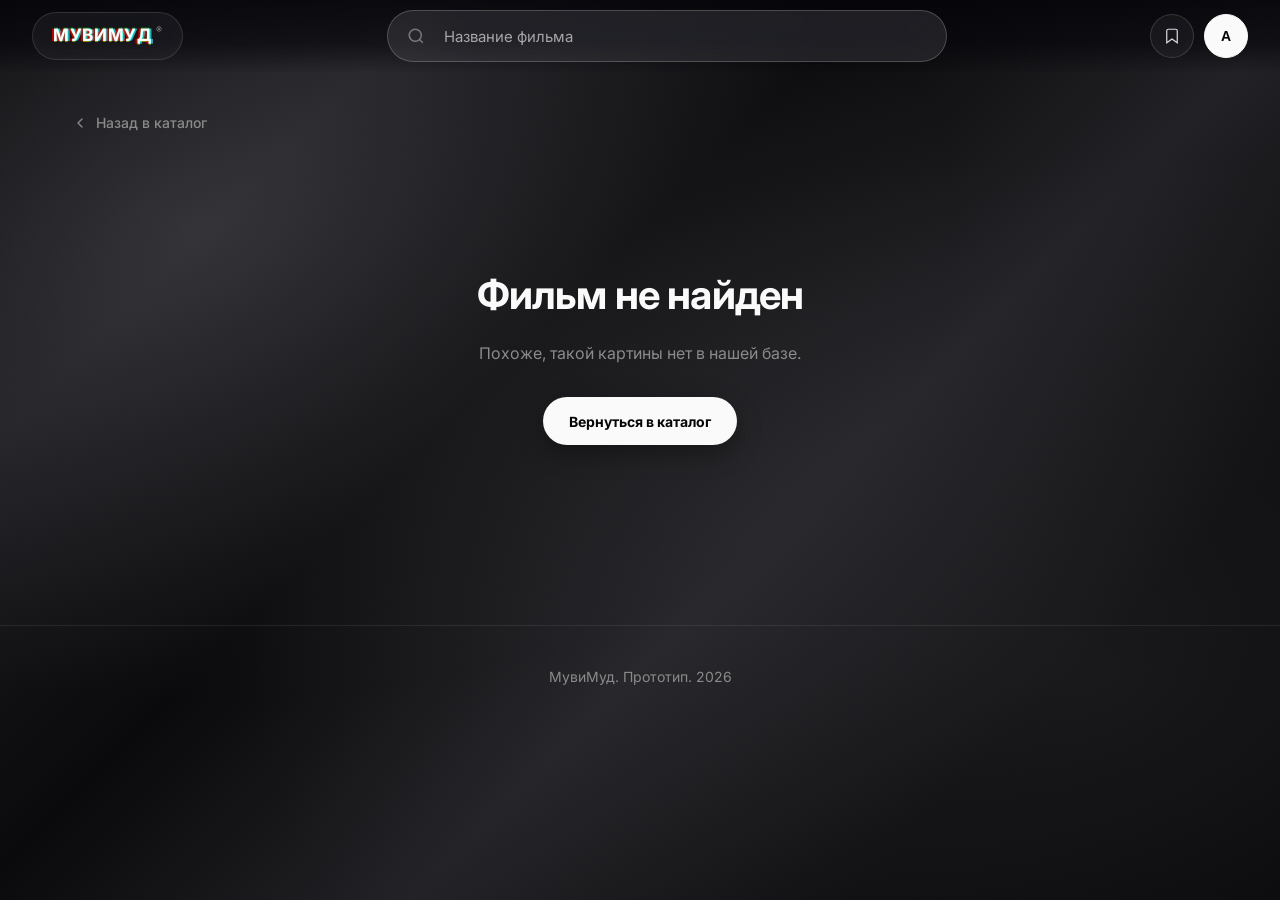
<file: movie.html>
<!DOCTYPE html>
<html lang="ru">
<head>
<meta charset="UTF-8">
<meta name="viewport" content="width=device-width, initial-scale=1.0">
<title>МувиМуд — Фильм</title>
<link href="https://fonts.googleapis.com/css2?family=Inter:wght@400;500;600;700;800&display=swap" rel="stylesheet">
<style>
    :root {
        --bg: #08080a;
        --surface: rgba(255,255,255,0.03);
        --surface-hover: rgba(255,255,255,0.06);
        --text-main: #FAFAFA;
        --text-dark: #050505;
        --text-muted: #8A8A8A;
        --border-color: rgba(255,255,255,0.08);
        --border-light: rgba(255,255,255,0.16);
        --accent: #D4A017;
        --purple: #A855F7;
        --purple-dark: #7C3AED;
        --green: #16A34A;
        --danger: #EF4444;
        --radius-sm: 14px;
        --radius-md: 22px;
        --radius-lg: 30px;
        --radius-pill: 100px;
        --font: 'Inter', -apple-system, sans-serif;
    }
    * { box-sizing: border-box; margin: 0; padding: 0; }
    body {
        font-family: var(--font);
        background:
            radial-gradient(ellipse at 15% 25%, rgba(200,200,210,0.15) 0%, transparent 50%),
            radial-gradient(ellipse at 85% 75%, rgba(160,160,170,0.10) 0%, transparent 55%),
            linear-gradient(135deg, #050507 0%, #1a1a1e 20%, #0a0a0c 40%, #222226 60%, #0a0a0c 80%, #050507 100%);
        background-attachment: fixed;
        color: var(--text-main);
        min-height: 100vh;
        line-height: 1.5;
        font-size: 16px;
        -webkit-font-smoothing: antialiased;
    }
    a { color: var(--accent); text-decoration: none; transition: color 0.2s; }
    a:hover { color: #EAB308; }

    /* ===== ХЕДЕР — как на главной ===== */
    .header {
        position: fixed; top: 0; left: 0; right: 0; height: 72px;
        display: flex; align-items: center; justify-content: space-between;
        padding: 0 32px; z-index: 100;
        background: linear-gradient(to bottom, rgba(5,5,10,0.85) 0%, rgba(5,5,10,0.6) 60%, transparent 100%);
        backdrop-filter: blur(8px);
    }
    .logo-plate {
        display: inline-flex; align-items: center; padding: 10px 20px;
        background: rgba(255,255,255,0.06); border: 1px solid rgba(255,255,255,0.12);
        border-radius: var(--radius-pill); backdrop-filter: blur(16px) saturate(140%);
        text-decoration: none; flex-shrink: 0; transition: all 0.3s ease;
    }
    .logo-plate:hover { background: rgba(255,255,255,0.10); transform: scale(1.03); }
    .logo-plate:active { transform: scale(0.97); }
    .logo {
        font-size: 17px; font-weight: 700; color: #fff; letter-spacing: 0.04em; text-transform: uppercase;
        display: inline-flex; align-items: flex-start; gap: 3px; white-space: nowrap;
        text-shadow: -2px 0 rgba(255,0,0,0.7), 2px 0 rgba(0,255,255,0.7), 0 -1px rgba(0,255,0,0.5), 0 1px rgba(255,255,0,0.5);
    }
    .logo sup { font-size: 9px; font-weight: 500; color: var(--text-muted); line-height: 1; margin-top: 2px; text-shadow: none; }
    .search-container { position: relative; flex: 1; max-width: 560px; margin: 0 32px; }
    .search-input {
        width: 100%; height: 52px; background: rgba(255,255,255,0.10); border: 1px solid rgba(255,255,255,0.20);
        border-radius: var(--radius-pill); padding: 0 24px 0 56px; color: var(--text-main);
        font-size: 15px; font-weight: 400; font-family: var(--font); outline: none;
        backdrop-filter: blur(20px) saturate(140%); transition: all 0.3s cubic-bezier(0.16,1,0.3,1);
    }
    .search-input::placeholder { color: rgba(255,255,255,0.6); }
    .search-input:focus { background: rgba(255,255,255,0.14); border-color: rgba(255,255,255,0.35); box-shadow: 0 0 0 4px rgba(255,255,255,0.06); }
    .search-icon { position: absolute; left: 20px; top: 50%; transform: translateY(-50%); width: 18px; height: 18px; fill: none; stroke: rgba(255,255,255,0.7); stroke-width: 2; pointer-events: none; }
    .header-actions { display: flex; align-items: center; gap: 10px; flex-shrink: 0; }
    .glass-plate {
        width: 44px; height: 44px; background: rgba(255,255,255,0.06); border: 1px solid rgba(255,255,255,0.14);
        border-radius: 50%; backdrop-filter: blur(16px) saturate(140%); color: rgba(255,255,255,0.85);
        display: flex; align-items: center; justify-content: center; cursor: pointer; transition: all 0.25s ease;
    }
    .glass-plate:hover { color: var(--text-main); background: rgba(255,255,255,0.14); border-color: rgba(255,255,255,0.28); }
    .glass-plate svg { width: 18px; height: 18px; fill: none; stroke: currentColor; stroke-width: 1.6; }
    .glass-plate--avatar { background: #FAFAFA; border-color: #FAFAFA; color: var(--text-dark); font-size: 14px; font-weight: 700; }
    .glass-plate--avatar:hover { background: #fff; border-color: #fff; transform: scale(1.05); }

    .container { max-width: 1200px; margin: 0 auto; padding: 112px 32px 80px; }
    .back-link {
        display: inline-flex; align-items: center; gap: 8px;
        color: var(--text-muted); font-size: 14px; font-weight: 500;
        margin-bottom: 32px; transition: color 0.2s ease;
    }
    .back-link:hover { color: var(--text-main); }
    .back-link svg { width: 16px; height: 16px; }

    .movie-hero { display: grid; grid-template-columns: 1.2fr 1fr; gap: 48px; margin-bottom: 56px; align-items: start; }
    .movie-trailer-wrapper {
        position: relative; width: 100%; aspect-ratio: 16 / 9;
        overflow: hidden; border-radius: var(--radius-md);
        background: var(--surface); border: 1px solid var(--border-color); cursor: pointer;
    }
    .movie-trailer-wrapper img { width: 100%; height: 100%; object-fit: cover; display: block; transition: transform 0.4s ease; }
    .movie-trailer-wrapper:hover img { transform: scale(1.03); }
    .play-button {
        position: absolute; top: 50%; left: 50%; transform: translate(-50%, -50%);
        width: 72px; height: 72px;
        background: linear-gradient(135deg, var(--purple) 0%, var(--purple-dark) 100%);
        border-radius: 50%; display: flex; align-items: center; justify-content: center;
        transition: all 0.3s ease; box-shadow: 0 8px 32px rgba(168, 85, 247, 0.4);
    }
    .movie-trailer-wrapper:hover .play-button { transform: translate(-50%, -50%) scale(1.1); box-shadow: 0 12px 40px rgba(168, 85, 247, 0.6); }
    .play-button svg { width: 28px; height: 28px; fill: #fff; margin-left: 3px; }

    .movie-info h1 { font-size: 42px; font-weight: 700; color: var(--text-main); line-height: 1.1; margin-bottom: 16px; letter-spacing: -0.03em; }
    .movie-teaser { display: flex; flex-wrap: wrap; align-items: center; gap: 8px; font-size: 14px; color: var(--text-muted); margin-bottom: 24px; font-weight: 500; }
    .movie-teaser .sep { color: var(--text-muted); opacity: 0.5; }
    .teaser-chip {
        color: var(--text-muted); border-bottom: 1px dashed rgba(255,255,255,0.25); padding-bottom: 1px;
        transition: all 0.2s ease;
    }
    .teaser-chip:hover { color: var(--accent); border-bottom-color: var(--accent); }
    .movie-teaser .teaser-age {
        background: rgba(255,255,255,0.06); border: 1px solid var(--border-light);
        color: var(--text-main); padding: 2px 10px; border-radius: 8px; font-size: 12px; font-weight: 600;
    }
    .ai-recommendation-block {
        background: rgba(168,85,247,0.08); border: 1px solid rgba(168,85,247,0.2);
        border-radius: var(--radius-sm); padding: 20px; margin-bottom: 28px;
    }
    .ai-rec-header {
        display: flex; align-items: center; gap: 10px; color: #C084FC;
        font-size: 11px; font-weight: 700; text-transform: uppercase; letter-spacing: 0.1em; margin-bottom: 10px;
    }
    .ai-rec-header svg { width: 14px; height: 14px; }
    .ai-rec-text { font-size: 15px; line-height: 1.6; color: rgba(255,255,255,0.9); }

    /* ===== ДЕЙСТВИЯ — всё в одну строку ===== */
    .actions-row { display: flex; gap: 8px; flex-wrap: nowrap; align-items: center; margin-bottom: 32px; }
    .btn-watch {
        background: #FAFAFA; color: var(--text-dark); border: none; border-radius: var(--radius-pill);
        padding: 0 26px; height: 48px; font-size: 14px; font-weight: 700; font-family: var(--font);
        cursor: pointer; display: inline-flex; align-items: center; gap: 9px;
        transition: all 0.3s ease; text-decoration: none; white-space: nowrap;
        box-shadow: 0 8px 24px rgba(0,0,0,0.35);
    }
    .btn-watch:hover { transform: translateY(-2px); background: #fff; box-shadow: 0 12px 32px rgba(212,160,23,0.3); color: var(--text-dark); }
    .btn-watch svg { width: 16px; height: 16px; fill: currentColor; }
    .btn-trailer {
        background: rgba(255,255,255,0.06); color: var(--text-main);
        border: 1px solid var(--border-light); border-radius: var(--radius-pill);
        padding: 0 22px; height: 48px; font-size: 14px; font-weight: 500; font-family: var(--font);
        cursor: pointer; display: inline-flex; align-items: center; gap: 8px; transition: all 0.2s ease;
        text-decoration: none; white-space: nowrap;
    }
    .btn-trailer:hover { background: rgba(255,255,255,0.12); border-color: rgba(255,255,255,0.3); color: var(--text-main); }
    .btn-trailer svg { width: 15px; height: 15px; fill: none; stroke: currentColor; stroke-width: 2; }
    .icon-action {
        width: 48px; height: 48px; border-radius: 50%; flex-shrink: 0;
        background: rgba(255,255,255,0.06); border: 1px solid var(--border-light);
        display: inline-flex; align-items: center; justify-content: center;
        color: var(--text-muted); cursor: pointer; transition: all 0.2s ease; padding: 0;
    }
    .icon-action:hover { color: var(--text-main); background: rgba(255,255,255,0.12); border-color: rgba(255,255,255,0.3); }
    .icon-action svg { width: 18px; height: 18px; fill: none; stroke: currentColor; stroke-width: 1.8; stroke-linecap: round; stroke-linejoin: round; }
    .icon-action.on-save { color: var(--accent); border-color: rgba(212,160,23,0.5); background: rgba(212,160,23,0.12); }
    .icon-action.on-save svg { fill: var(--accent); }
    .icon-action.on-watch { color: #60A5FA; border-color: rgba(96,165,250,0.5); background: rgba(96,165,250,0.12); }
    .icon-action.on-hide { color: var(--danger); border-color: rgba(239,68,68,0.5); background: rgba(239,68,68,0.12); }

    .specs { display: grid; gap: 12px; }
    .spec-row { display: grid; grid-template-columns: 110px 1fr; gap: 16px; align-items: center; }
    .spec-label { color: var(--text-muted); font-size: 14px; }
    .spec-values { display: flex; flex-wrap: wrap; gap: 8px; }
    .spec-tag {
        background: rgba(255,255,255,0.05); color: var(--text-main);
        border: 1px solid var(--border-color); border-radius: var(--radius-pill); padding: 5px 14px; font-size: 13px; font-weight: 500;
    }
    a.spec-tag { transition: all 0.2s ease; }
    a.spec-tag:hover { background: rgba(212,160,23,0.1); border-color: rgba(212,160,23,0.4); color: var(--accent); }

    .section-heading { font-size: 26px; font-weight: 700; color: var(--text-main); letter-spacing: -0.02em; margin-bottom: 24px; }
    .about-grid { display: grid; grid-template-columns: 1.5fr 1fr; gap: 24px; margin-bottom: 56px; align-items: start; }
    .about-left { display: flex; flex-direction: column; gap: 24px; }
    .about-block { background: var(--surface); border: 1px solid var(--border-color); border-radius: var(--radius-md); padding: 32px; }
    .about-subtitle { font-size: 18px; font-weight: 700; color: var(--text-main); margin-bottom: 14px; }
    .about-text { font-size: 15px; color: rgba(255,255,255,0.8); line-height: 1.7; white-space: pre-line; }

    .rate-block { background: var(--surface); border: 1px solid var(--border-color); border-radius: var(--radius-md); padding: 28px; display: flex; flex-direction: column; gap: 8px; }
    .rate-top { display: flex; align-items: center; gap: 16px; margin-bottom: 20px; }
    .rate-value { font-size: 56px; font-weight: 800; color: var(--green); line-height: 1; letter-spacing: -0.02em; }
    .rate-title { font-size: 18px; font-weight: 600; color: var(--text-main); margin-bottom: 4px; }
    .rate-meta { font-size: 13px; color: var(--text-muted); }
    .rate-buttons { display: flex; gap: 10px; margin-bottom: 24px; }
    .rate-btn {
        flex: 1; background: rgba(255,255,255,0.05); color: var(--text-main);
        border: 1px solid var(--border-color); border-radius: var(--radius-sm);
        padding: 12px 16px; font-size: 14px; font-weight: 600; font-family: var(--font);
        cursor: pointer; display: inline-flex; align-items: center; justify-content: center; gap: 8px; transition: all 0.2s ease;
    }
    .rate-btn:hover { border-color: rgba(255,255,255,0.3); background: rgba(255,255,255,0.08); }
    .rate-btn.active { border-color: var(--accent); color: var(--accent); background: rgba(212, 160, 23, 0.1); }
    .reviews-block { margin-top: 8px; border-top: 1px solid var(--border-color); padding-top: 20px; }
    .reviews-head { display: flex; align-items: center; justify-content: space-between; margin-bottom: 16px; }
    .reviews-head-title { font-size: 16px; font-weight: 700; color: var(--text-main); }
    .reviews-count { font-size: 12px; font-weight: 600; color: var(--text-muted); background: rgba(255,255,255,0.06); border: 1px solid var(--border-color); padding: 2px 10px; border-radius: var(--radius-pill); }
    .review-item { padding: 14px 0; border-bottom: 1px solid var(--border-color); }
    .review-item:last-of-type { border-bottom: none; }
    .review-top { display: flex; align-items: baseline; justify-content: space-between; gap: 8px; margin-bottom: 6px; }
    .review-author { font-size: 13px; font-weight: 600; color: var(--text-main); }
    .review-date { font-size: 11px; color: var(--text-muted); white-space: nowrap; }
    .review-text { font-size: 13px; line-height: 1.5; color: rgba(255,255,255,0.75); }
    .reviews-all-btn {
        width: 100%; margin-top: 16px; background: transparent; color: var(--text-main);
        border: 1px solid var(--border-color); border-radius: var(--radius-pill); padding: 12px 20px;
        font-size: 14px; font-weight: 600; font-family: var(--font); cursor: pointer;
        display: flex; align-items: center; justify-content: center; gap: 8px; transition: all 0.2s ease;
    }
    .reviews-all-btn:hover { border-color: rgba(255,255,255,0.3); background: rgba(255,255,255,0.05); }

    .clips-section { margin-bottom: 56px; }
    .clips-header { display: flex; align-items: center; justify-content: space-between; margin-bottom: 24px; }
    .clips-title { font-size: 24px; font-weight: 700; color: var(--text-main); }
    .clips-subtitle { font-size: 14px; color: var(--text-muted); margin-top: 4px; }
    .clips-container { display: flex; gap: 16px; overflow-x: auto; scrollbar-width: none; padding-bottom: 8px; }
    .clips-container::-webkit-scrollbar { display: none; }
    .clips-empty { display: flex; align-items: center; justify-content: center; height: 200px; background: var(--surface); border: 1px dashed var(--border-color); border-radius: var(--radius-md); color: var(--text-muted); font-size: 14px; }

    .team-block { background: var(--surface); border: 1px solid var(--border-color); border-radius: var(--radius-md); padding: 32px; margin-bottom: 56px; }
    .team-title { font-size: 24px; font-weight: 700; color: var(--text-main); margin-bottom: 24px; }
    .team-filters { display: flex; flex-wrap: wrap; gap: 8px; margin-bottom: 28px; }
    .team-chip {
        background: transparent; color: var(--text-muted); border: 1px solid var(--border-color);
        border-radius: var(--radius-pill); padding: 8px 18px; font-size: 13px; font-weight: 500; font-family: var(--font);
        cursor: pointer; transition: all 0.2s ease;
    }
    .team-chip:hover { border-color: rgba(255,255,255,0.3); color: var(--text-main); }
    .team-chip.active { background: var(--text-main); color: var(--text-dark); border-color: var(--text-main); }
    .team-grid { display: grid; grid-template-columns: repeat(auto-fill, minmax(120px, 1fr)); gap: 24px; }
    .person { display: flex; flex-direction: column; align-items: center; text-align: center; gap: 12px; }
    .person-avatar {
        width: 80px; height: 80px; border-radius: 50%; background: rgba(255,255,255,0.05);
        border: 1px solid var(--border-color); display: flex; align-items: center; justify-content: center;
        font-size: 20px; font-weight: 700; color: var(--text-muted); overflow: hidden;
    }
    .person-name { font-size: 14px; font-weight: 600; color: var(--text-main); line-height: 1.3; }
    .person-role { font-size: 12px; color: var(--text-muted); margin-top: -8px; }

    .similar-section { background: var(--surface); border: 1px solid var(--border-color); border-radius: var(--radius-md); padding: 32px; margin-bottom: 56px; }
    .similar-title { font-size: 24px; font-weight: 700; color: var(--text-main); margin-bottom: 20px; }
    .similar-filters { display: flex; gap: 8px; flex-wrap: wrap; margin-bottom: 24px; }
    .similar-filter {
        background: transparent; color: var(--text-muted); border: 1px solid var(--border-color);
        border-radius: var(--radius-pill); padding: 8px 20px; font-size: 13px; font-weight: 500; font-family: var(--font);
        cursor: pointer; transition: all 0.2s ease; white-space: nowrap;
    }
    .similar-filter:hover { border-color: rgba(255,255,255,0.3); color: var(--text-main); }
    .similar-filter.active { background: var(--text-main); color: var(--text-dark); border-color: var(--text-main); }
    .similar-grid { display: grid; grid-template-columns: repeat(auto-fill, minmax(150px, 1fr)); gap: 20px; }
    .card { cursor: pointer; display: flex; flex-direction: column; gap: 10px; transition: transform 0.2s ease; }
    .card:hover { transform: translateY(-4px); }
    .card-poster { position: relative; width: 100%; aspect-ratio: 2 / 3; overflow: hidden; border-radius: var(--radius-sm); background: var(--surface); }
    .card-poster img { width: 100%; height: 100%; object-fit: cover; display: block; }
    .card-badge { position: absolute; top: 10px; right: 10px; background: rgba(22,163,74,0.9); color: #fff; padding: 4px 8px; border-radius: 8px; font-weight: 700; font-size: 12px; }
    .card-title { font-size: 14px; font-weight: 600; color: var(--text-main); line-height: 1.3; }
    .card-tags { display: flex; flex-wrap: wrap; gap: 6px; }
    .tag { background: rgba(255,255,255,0.05); color: var(--text-muted); border: 1px solid var(--border-color); border-radius: var(--radius-pill); padding: 3px 10px; font-size: 11px; font-weight: 500; }

    .facts-section { margin-bottom: 56px; }
    .facts-grid { display: grid; grid-template-columns: repeat(auto-fill, minmax(280px, 1fr)); gap: 16px; }
    .fact-card {
        background: var(--surface); border: 1px solid var(--border-color);
        border-radius: var(--radius-sm); padding: 20px; min-height: 150px;
        display: flex; flex-direction: column; justify-content: space-between; transition: border-color 0.2s ease, background 0.2s ease;
    }
    .fact-card:hover { border-color: rgba(255,255,255,0.2); background: var(--surface-hover); }
    .fact-card-top { display: flex; align-items: flex-start; justify-content: space-between; margin-bottom: 16px; }
    .fact-globe { width: 22px; height: 22px; fill: none; stroke: var(--text-muted); stroke-width: 1.6; }
    .fact-source-link { display: inline-flex; align-items: center; gap: 5px; font-size: 12px; font-weight: 500; color: var(--text-muted); transition: color 0.2s ease; }
    .fact-source-link:hover { color: var(--accent); }
    .fact-text { font-size: 14px; line-height: 1.55; color: rgba(255,255,255,0.85); }

    .info-section { background: var(--surface); border: 1px solid var(--border-color); border-radius: var(--radius-md); padding: 32px; margin-bottom: 24px; }
    .info-title { font-size: 20px; font-weight: 700; color: var(--text-main); margin-bottom: 20px; }
    .list-clean { list-style: none; }
    .list-clean li { padding: 12px 0; border-bottom: 1px solid var(--border-color); color: rgba(255,255,255,0.8); line-height: 1.6; font-size: 14px; }
    .list-clean li:last-child { border-bottom: none; }
    .list-clean li strong { color: var(--text-main); font-weight: 600; }

    .toast {
        position: fixed; bottom: 32px; left: 50%; transform: translateX(-50%) translateY(24px);
        background: #1A1A1A; border: 1px solid var(--border-light); color: var(--text-main);
        padding: 14px 24px; border-radius: var(--radius-pill); font-size: 14px; font-weight: 500;
        opacity: 0; pointer-events: none; transition: all 0.3s ease; z-index: 300;
        box-shadow: 0 12px 32px rgba(0,0,0,0.6); display: flex; align-items: center; gap: 10px;
    }
    .toast.show { opacity: 1; transform: translateX(-50%) translateY(0); }
    .toast svg { width: 16px; height: 16px; fill: none; stroke: var(--accent); stroke-width: 2; }

    .not-found { text-align: center; padding: 100px 20px; }
    .not-found h1 { font-size: 40px; font-weight: 700; color: var(--text-main); margin-bottom: 16px; letter-spacing: -0.02em; }
    .not-found p { font-size: 16px; color: var(--text-muted); margin-bottom: 32px; }
    .not-found .btn-watch { display: inline-flex; text-decoration: none; }

    .footer { border-top: 1px solid var(--border-color); padding: 40px; text-align: center; color: var(--text-muted); font-size: 14px; }

    @media (max-width: 900px) {
        .header { padding: 0 16px; height: 64px; }
        .search-container { margin: 0 16px; max-width: none; display: none; }
        .container { padding: 96px 20px 60px; }
        .movie-hero { grid-template-columns: 1fr; gap: 32px; }
        .about-grid { grid-template-columns: 1fr; }
        .movie-info h1 { font-size: 32px; }
        .facts-grid { grid-template-columns: 1fr; }
        .actions-row { flex-wrap: wrap; }
    }
</style>
</head>
<body>

<header class="header">
    <a href="index.html" class="logo-plate">
        <span class="logo">МувиМуд<sup>®</sup></span>
    </a>
    <div class="search-container">
        <svg class="search-icon" viewBox="0 0 24 24"><circle cx="11" cy="11" r="8"></circle><line x1="21" y1="21" x2="16.65" y2="16.65"></line></svg>
        <input type="text" class="search-input" placeholder="Название фильма">
    </div>
    <div class="header-actions">
        <button class="glass-plate" title="Сохранённые">
            <svg viewBox="0 0 24 24"><path d="M19 21l-7-5-7 5V5a2 2 0 0 1 2-2h10a2 2 0 0 1 2 2z"></path></svg>
        </button>
        <button class="glass-plate glass-plate--avatar" title="Личный кабинет">А</button>
    </div>
</header>

<div class="container">
    <a class="back-link" href="index.html">
        <svg viewBox="0 0 24 24" fill="none" stroke="currentColor" stroke-width="2" stroke-linecap="round" stroke-linejoin="round"><polyline points="15 18 9 12 15 6"></polyline></svg>
        Назад в каталог
    </a>
    <main id="movie-detail"><div class="not-found"><p>Загружаем фильм…</p></div></main>
</div>

<div class="toast" id="toast"></div>
<footer class="footer">МувиМуд. Прототип. 2026</footer>

<script>
    function clean(obj) {
        if (Array.isArray(obj)) return obj.map(clean);
        if (obj && typeof obj === 'object') {
            var out = {};
            for (var k in obj) out[k.trim()] = clean(obj[k]);
            return out;
        }
        if (typeof obj === 'string') return obj.trim();
        return obj;
    }

    /* ===== СЛОВАРИ — те же, что в index.html ===== */
    var GENRE_MAP = {
        'драма': 'drama', 'комедия': 'comedy', 'биографический': 'biography',
        'военный': 'war', 'исторический': 'historical', 'детектив': 'detective',
        'документальный': 'documentary', 'анимация': 'animation', 'фэнтези': 'fantasy',
        'приключения': 'adventure', 'семейный': 'family', 'искусство': 'art', 'культура': 'culture'
    };
    var MOOD_LABELS = {
        anxious: '😰 Тревожное', happy: '😄 Весёлое', romantic: '💕 Романтичное',
        sad: '😢 Грустное', thoughtful: '🤔 Задумчивое', mystic: '🔮 Мистичное'
    };

    /* ===== ВАЙБ: из content.mood получаем ключи настроений (как в index) ===== */
    function moodKeys(mood) {
        var m = (mood || '').toLowerCase();
        var keys = [];
        if (/тревож|напряж|суров|скорб/.test(m)) keys.push('anxious');
        if (/весел|иронич|увлечён|лёгк|разговорн|ностальг/.test(m)) keys.push('happy');
        if (/нежн|романт|чувственн|любов/.test(m)) keys.push('romantic');
        if (/меланхол|скорб|грустн|утрат/.test(m)) keys.push('sad');
        if (/созерцат|сосредоточенн|философ|задумч/.test(m)) keys.push('thoughtful');
        if (/волшеб|мистич|сказочн|предани|фольклор/.test(m)) keys.push('mystic');
        return keys;
    }
    function yearRange(y) {
        if (y < 2000) return 'before2000';
        if (y <= 2010) return '2000to2010';
        if (y <= 2020) return '2010to2020';
        return 'after2020';
    }

    var movies = [];
    var teamFilter = 'cast';
    var similarFilter = 'genre';
    var userState = { saved: {}, watched: {}, hidden: {} };
    try { var raw = localStorage.getItem('mv_user_state'); if (raw) userState = JSON.parse(raw); } catch (e) {}
    function saveState() { try { localStorage.setItem('mv_user_state', JSON.stringify(userState)); } catch (e) {} }

    var toastTimer;
    function showToast(msg) {
        var t = document.getElementById('toast');
        t.innerHTML = '<svg viewBox="0 0 24 24"><polyline points="20 6 9 17 4 12"></polyline></svg>' + msg;
        t.classList.add('show');
        clearTimeout(toastTimer);
        toastTimer = setTimeout(function () { t.classList.remove('show'); }, 2200);
    }

    var ICON = {
        bookmark: '<svg viewBox="0 0 24 24"><path d="M19 21l-7-5-7 5V5a2 2 0 0 1 2-2h10a2 2 0 0 1 2 2z"></path></svg>',
        eye: '<svg viewBox="0 0 24 24"><path d="M1 12s4-8 11-8 11 8 11 8-4 8-11 8-11-8-11-8z"></path><circle cx="12" cy="12" r="3"></circle></svg>',
        ban: '<svg viewBox="0 0 24 24"><circle cx="12" cy="12" r="10"></circle><line x1="4.93" y1="4.93" x2="19.07" y2="19.07"></line></svg>',
        play: '<svg viewBox="0 0 24 24"><polygon points="5 3 19 12 5 21 5 3"></polygon></svg>',
        film: '<svg viewBox="0 0 24 24"><rect x="2" y="2" width="20" height="20" rx="2.18" ry="2.18"></rect><line x1="7" y1="2" x2="7" y2="22"></line><line x1="17" y1="2" x2="17" y2="22"></line><line x1="2" y1="12" x2="22" y2="12"></line></svg>'
    };

    function initials(name) {
        var parts = (name || '').split(' ');
        if (parts.length >= 2) return (parts[0][0] + parts[1][0]).toUpperCase();
        return (name || '').substring(0, 2).toUpperCase();
    }
    function formatRuntime(minutes) {
        var h = Math.floor(minutes / 60), m = minutes % 60;
        if (h > 0 && m > 0) return h + 'ч ' + m + ' мин';
        if (h > 0) return h + 'ч';
        return m + ' мин';
    }
    function getRatingClass(rating) {
        var num = parseFloat(rating);
        if (num >= 8.0) return 'high';
        if (num >= 7.0) return 'medium';
        return 'low';
    }
    function esc(s) { return encodeURIComponent(s); }

    function generateAiRecommendation(movie) {
        var parts = [];
        if (movie.synopsis) {
            var sentences = movie.synopsis.split('. ');
            var first = sentences[0];
            if (first.length > 120) first = first.substring(0, 120) + '...';
            parts.push(first + '.');
        }
        var genreText = movie.genres && movie.genres.length ? movie.genres[0] : '';
        var moodText = movie.mood ? movie.mood.toLowerCase() : '';
        if (genreText && moodText) parts.push('Это ' + genreText + ' с ' + moodText + ' атмосферой.');
        else if (genreText) parts.push('Это ' + genreText + '.');
        var result = parts.join(' ');
        if (result.length > 250) result = result.substring(0, 247) + '...';
        return result;
    }

    function createSimilarCard(movie) {
        var card = document.createElement('div');
        card.className = 'card';
        var tags = (movie.genres || []).slice(0, 2).map(function (g) { return '<span class="tag">' + g + '</span>'; }).join('');
        var cls = getRatingClass(movie.rating);
        var color = cls === 'high' ? 'rgba(22,163,74,0.9)' : (cls === 'medium' ? 'rgba(202,138,4,0.9)' : 'rgba(239,68,68,0.9)');
        card.innerHTML =
            '<div class="card-poster"><img src="' + movie.poster + '" alt="' + movie.title + '"><div class="card-badge" style="background:' + color + '">' + movie.rating + '</div></div>' +
            '<div class="card-title">' + movie.title + '</div><div class="card-tags">' + tags + '</div>';
        card.addEventListener('click', function () { window.location.href = 'movie.html?id=' + movie.id; });
        return card;
    }

    function renderTeam(movie) {
        var grid = document.getElementById('team-grid');
        if (!grid) return;
        grid.innerHTML = '';
        var list = [];
        if (teamFilter === 'cast') list = movie.cast || [];
        else if (teamFilter === 'directors') list = (movie.directors || []).map(function (n) { return { name: n, role: 'Режиссёр' }; });
        else if (teamFilter === 'producers') list = (movie.producers || []).map(function (n) { return { name: n, role: 'Продюсер' }; });
        else if (teamFilter === 'screenwriters') list = (movie.screenwriters || []).map(function (n) { return { name: n, role: 'Сценарист' }; });
        else if (teamFilter === 'composers') list = (movie.composers || []).map(function (n) { return { name: n, role: 'Композитор' }; });
        if (!list.length) { grid.innerHTML = '<div style="color:var(--text-muted);padding:20px;grid-column:1/-1;text-align:center;">Данные не указаны.</div>'; return; }
        list.forEach(function (p) {
            var el = document.createElement('div');
            el.className = 'person';
            el.innerHTML = '<div class="person-avatar">' + initials(p.name) + '</div><div class="person-name">' + p.name + '</div><div class="person-role">' + p.role + '</div>';
            grid.appendChild(el);
        });
    }

    function initTeamFilters(movie) {
        document.querySelectorAll('.team-chip').forEach(function (chip) {
            chip.addEventListener('click', function () {
                document.querySelectorAll('.team-chip').forEach(function (c) { c.classList.remove('active'); });
                chip.classList.add('active');
                teamFilter = chip.dataset.filter;
                renderTeam(movie);
            });
        });
    }

    function renderSimilarMovies(movie) {
        var grid = document.getElementById('similar-grid');
        if (!grid) return;
        grid.innerHTML = '';
        var similar = [];
        if (similarFilter === 'mood') {
            var mk = moodKeys(movie.mood);
            similar = movies.filter(function (m) {
                if (m.id === movie.id) return false;
                return m.moodKeys.some(function (x) { return mk.includes(x); });
            });
        } else if (similarFilter === 'genre') {
            similar = movies.filter(function (m) {
                if (m.id === movie.id) return false;
                return (m.genres || []).some(function (g) { return (movie.genres || []).indexOf(g) !== -1; });
            });
        } else if (similarFilter === 'director') {
            similar = movies.filter(function (m) {
                if (m.id === movie.id) return false;
                return m.directors && movie.directors && m.directors[0] === movie.directors[0];
            });
        }
        if (!similar.length) { grid.innerHTML = '<div style="color:var(--text-muted);padding:40px;text-align:center;grid-column:1/-1;">Пока нет похожих фильмов в этой категории</div>'; return; }
        similar.slice(0, 6).forEach(function (m) { grid.appendChild(createSimilarCard(m)); });
    }

    function renderSimilarSection(movie) {
        var section = document.getElementById('similar-section');
        if (!section) return;
        section.querySelectorAll('.similar-filter').forEach(function (filter) {
            filter.addEventListener('click', function () {
                section.querySelectorAll('.similar-filter').forEach(function (f) { f.classList.remove('active'); });
                this.classList.add('active');
                similarFilter = this.dataset.filter;
                renderSimilarMovies(movie);
            });
        });
        renderSimilarMovies(movie);
    }

    function renderFactsSection(movie) {
        var grid = document.getElementById('facts-grid');
        if (!grid || !movie.facts || !movie.facts.length) return;
        movie.facts.forEach(function (f) {
            var card = document.createElement('div');
            card.className = 'fact-card';
            card.innerHTML =
                '<div class="fact-card-top">' +
                    '<svg class="fact-globe" viewBox="0 0 24 24"><circle cx="12" cy="12" r="10"></circle><line x1="2" y1="12" x2="22" y2="12"></line><path d="M12 2a15.3 15.3 0 0 1 4 10 15.3 15.3 0 0 1-4 10 15.3 15.3 0 0 1-4-10 15.3 15.3 0 0 1 4-10z"></path></svg>' +
                    '<a class="fact-source-link" href="' + (f.url || '#') + '" target="_blank" rel="noopener">Источник <svg viewBox="0 0 24 24" fill="none" stroke="currentColor" stroke-width="2.5" stroke-linecap="round" stroke-linejoin="round" style="width:11px;height:11px"><line x1="7" y1="17" x2="17" y2="7"></line><polyline points="7 7 17 7 17 17"></polyline></svg></a>' +
                '</div><p class="fact-text">' + f.text + '</p>';
            grid.appendChild(card);
        });
    }

    function renderReviewsBlock(movie) {
        var wrap = document.getElementById('reviews-wrap');
        if (!wrap) return;
        var reviews = movie.reviews || [];
        if (!reviews.length) {
            wrap.innerHTML = '<div class="reviews-block"><div class="reviews-head"><span class="reviews-head-title">Отзывы</span></div><div style="font-size:13px;color:var(--text-muted);padding:8px 0;">Пока нет отзывов. Будьте первым!</div></div>';
            return;
        }
        var items = reviews.slice(0, 2).map(function (r) {
            return '<div class="review-item"><div class="review-top"><span class="review-author">' + r.author + '</span><span class="review-date">' + r.date + '</span></div><p class="review-text">' + r.text + '</p></div>';
        }).join('');
        wrap.innerHTML = '<div class="reviews-block"><div class="reviews-head"><span class="reviews-head-title">Отзывы</span><span class="reviews-count">' + reviews.length + '</span></div>' + items + '<button class="reviews-all-btn">Читать все отзывы</button></div>';
    }

    function buildActionsRow(movie) {
        var isSaved = !!userState.saved[movie.id];
        var isWatched = !!userState.watched[movie.id];
        var isHidden = !!userState.hidden[movie.id];
        return '<div class="actions-row">' +
            '<a href="' + (movie.kpUrl || '#') + '" target="_blank" rel="noopener" class="btn-watch">' + ICON.play + ' Смотреть</a>' +
            '<a href="' + (movie.trailerUrl || '#') + '" target="_blank" rel="noopener" class="btn-trailer">' + ICON.film + ' Трейлер</a>' +
            '<button class="icon-action ' + (isSaved ? 'on-save' : '') + '" id="act-save" title="Смотреть позже">' + ICON.bookmark + '</button>' +
            '<button class="icon-action ' + (isWatched ? 'on-watch' : '') + '" id="act-watch" title="Уже смотрел">' + ICON.eye + '</button>' +
            '<button class="icon-action ' + (isHidden ? 'on-hide' : '') + '" id="act-hide" title="Скрыть">' + ICON.ban + '</button>' +
        '</div>';
    }

    function bindActions(movie) {
        var saveBtn = document.getElementById('act-save');
        var watchBtn = document.getElementById('act-watch');
        var hideBtn = document.getElementById('act-hide');
        if (!saveBtn || !watchBtn || !hideBtn) return;
        saveBtn.addEventListener('click', function () {
            if (userState.saved[movie.id]) { delete userState.saved[movie.id]; saveBtn.classList.remove('on-save'); showToast('Убрано из «Смотреть позже»'); }
            else { userState.saved[movie.id] = true; saveBtn.classList.add('on-save'); showToast('Сохранено на потом'); }
            saveState();
        });
        watchBtn.addEventListener('click', function () {
            if (userState.watched[movie.id]) { delete userState.watched[movie.id]; watchBtn.classList.remove('on-watch'); showToast('Убрал отметку «просмотрено»'); }
            else { userState.watched[movie.id] = true; watchBtn.classList.add('on-watch'); showToast('Отмечено как просмотренное'); }
            saveState();
        });
        hideBtn.addEventListener('click', function () {
            if (userState.hidden[movie.id]) { delete userState.hidden[movie.id]; hideBtn.classList.remove('on-hide'); showToast('Фильм снова в рекомендациях'); }
            else { userState.hidden[movie.id] = true; hideBtn.classList.add('on-hide'); showToast('Скрыт из рекомендаций'); }
            saveState();
        });
    }

    function renderMovie() {
        var params = new URLSearchParams(window.location.search);
        var id = parseInt(params.get('id'));
        var movie = movies.find(function (m) { return m.id === id; });
        var container = document.getElementById('movie-detail');

        if (!movie) {
            document.title = 'Фильм не найден — МувиМуд';
            container.innerHTML = '<div class="not-found"><h1>Фильм не найден</h1><p>Похоже, такой картины нет в нашей базе.</p><a href="index.html" class="btn-watch">Вернуться в каталог</a></div>';
            return;
        }

        document.title = movie.title + ' — МувиМуд';

        /* ===== ТЕЗЕР: год и страны — кликабельные ===== */
        var runtime = formatRuntime(movie.runtime);
        var countriesChips = (movie.countries || []).map(function (c) {
            return '<a class="teaser-chip" href="index.html?country=' + esc(c) + '">' + c + '</a>';
        }).join(' <span class="sep">·</span> ');
        var teaser = runtime + ' <span class="sep">·</span> ' +
            '<a class="teaser-chip" href="index.html?year=' + yearRange(movie.year) + '">' + movie.year + '</a>' +
            ' <span class="sep">·</span> ' + countriesChips +
            ' <span class="sep">·</span> <a class="teaser-chip teaser-age" href="index.html?age=' + esc(movie.age) + '" style="border-bottom:none;">' + movie.age + '</a>';

        /* ===== СПЕКИ: жанры, возраст, год, страна, НАСТРОЕНИЕ (вайб-якорь) ===== */
        var genreChips = (movie.genres || []).map(function (g) {
            var key = GENRE_MAP[(g || '').toLowerCase()] || (g || '').toLowerCase();
            return '<a class="spec-tag" href="index.html?genre=' + esc(key) + '">' + g + '</a>';
        }).join('');
        var moodChips = (movie.moodKeys || []).map(function (k) {
            return '<a class="spec-tag" href="index.html?mood=' + k + '">' + (MOOD_LABELS[k] || k) + '</a>';
        }).join('');
        var specs =
            '<div class="spec-row"><div class="spec-label">Жанр</div><div class="spec-values">' + genreChips + '</div></div>' +
            '<div class="spec-row"><div class="spec-label">Настроение</div><div class="spec-values">' + (moodChips || '<span class="spec-tag">' + movie.vibe + '</span>') + '</div></div>' +
            '<div class="spec-row"><div class="spec-label">Время</div><div class="spec-values"><span class="spec-tag">' + movie.runtime + ' мин</span></div></div>' +
            '<div class="spec-row"><div class="spec-label">Язык</div><div class="spec-values"><span class="spec-tag">' + ((movie.languages || []).join(', ') || 'Не указан') + '</span></div></div>' +
            '<div class="spec-row"><div class="spec-label">Страна</div><div class="spec-values">' + (movie.countries || []).map(function (c) { return '<a class="spec-tag" href="index.html?country=' + esc(c) + '">' + c + '</a>'; }).join('') + '</div></div>' +
            '<div class="spec-row"><div class="spec-label">Год</div><div class="spec-values"><a class="spec-tag" href="index.html?year=' + yearRange(movie.year) + '">' + movie.year + '</a></div></div>' +
            '<div class="spec-row"><div class="spec-label">Возраст</div><div class="spec-values"><a class="spec-tag" href="index.html?age=' + esc(movie.age) + '">' + movie.age + '</a></div></div>';

        var votesText = movie.votes ? movie.votes.toLocaleString('ru-RU') + ' оценок' : 'Оценок пока нет';
        var aiRec = generateAiRecommendation(movie);

        container.innerHTML =
            '<section class="movie-hero">' +
                '<div class="movie-trailer-wrapper"><img src="' + (movie.trailer || movie.poster) + '" alt="' + movie.title + '"><div class="play-button">' + ICON.play + '</div></div>' +
                '<div class="movie-info">' +
                    '<h1>' + movie.title + ' <span style="color:var(--text-muted);font-weight:400;">(' + movie.year + ')</span></h1>' +
                    '<div class="movie-teaser">' + teaser + '</div>' +
                    '<div class="ai-recommendation-block"><div class="ai-rec-header"><svg viewBox="0 0 24 24" fill="none" stroke="currentColor" stroke-width="2"><path d="M12 2L14.5 9.5L22 12L14.5 14.5L12 22L9.5 14.5L2 12L9.5 9.5L12 2Z"></path></svg><span>Почему стоит посмотреть</span></div><p class="ai-rec-text">' + aiRec + '</p></div>' +
                    buildActionsRow(movie) +
                    '<div class="specs">' + specs + '</div>' +
                '</div>' +
            '</section>' +

            '<section class="clips-section" id="clips-section"><div class="clips-header"><div><h2 class="clips-title">🎬 Яркие моменты</h2><div class="clips-subtitle">Короткие нарезки из фильма</div></div></div><div class="clips-container"></div></section>' +

            '<h2 class="section-heading">О фильме</h2>' +
            '<section class="about-grid">' +
                '<div class="about-left"><div class="about-block"><h3 class="about-subtitle">Синопсис</h3><p class="about-text">' + (movie.synopsis || 'Описание отсутствует.') + '</p></div></div>' +
                '<div class="rate-block"><div class="rate-top"><div class="rate-value">' + movie.rating + '</div><div><div class="rate-title">Рейтинг Кинопоиска</div><div class="rate-meta">' + votesText + '</div></div></div>' +
                    '<div class="rate-buttons"><button class="rate-btn" data-rate="up">👍 Нравится</button><button class="rate-btn" data-rate="down">Не нравится</button></div>' +
                    '<div id="reviews-wrap"></div></div>' +
            '</section>' +

            '<section class="team-block"><h2 class="team-title">Актёры и съёмочная группа</h2>' +
                '<div class="team-filters">' +
                    '<button class="team-chip active" data-filter="cast">В главных ролях</button>' +
                    '<button class="team-chip" data-filter="directors">Режиссёр</button>' +
                    '<button class="team-chip" data-filter="producers">Продюсеры</button>' +
                    '<button class="team-chip" data-filter="screenwriters">Сценаристы</button>' +
                    '<button class="team-chip" data-filter="composers">Композитор</button>' +
                '</div><div class="team-grid" id="team-grid"></div></section>' +

            '<section class="similar-section" id="similar-section"><h2 class="similar-title">Похожие фильмы</h2>' +
                '<div class="similar-filters">' +
                    '<button class="similar-filter active" data-filter="genre">По жанру</button>' +
                    '<button class="similar-filter" data-filter="mood">По настроению</button>' +
                    '<button class="similar-filter" data-filter="director">По режиссёру</button>' +
                '</div><div class="similar-grid" id="similar-grid"></div></section>' +

            '<section class="facts-section"><h2 class="section-heading">Несколько фактов</h2><div class="facts-grid" id="facts-grid"></div></section>' +

            '<section class="info-section"><h2 class="info-title">Награды</h2><ul class="list-clean">' + (movie.awards && movie.awards.length ? movie.awards.map(function (a) {
                return '<li>' + (a.result === 'win' ? '🏆 ' : '🎗 ') + '<strong>' + a.event + ' (' + a.year + ')</strong> — ' + a.category + (a.result === 'win' ? ' (победа)' : ' (номинация)') + '</li>';
            }).join('') : '<li>Награды не указаны.</li>') + '</ul></section>';

        bindActions(movie);
        document.querySelectorAll('.rate-btn').forEach(function (btn) {
            btn.addEventListener('click', function () {
                document.querySelectorAll('.rate-btn').forEach(function (b) { b.classList.remove('active'); });
                btn.classList.add('active');
                showToast(btn.dataset.rate === 'up' ? 'Спасибо! Учтём при подборе' : 'Понял, реже буду это предлагать');
            });
        });

        initTeamFilters(movie);
        renderTeam(movie);
        var clipsCont = document.querySelector('.clips-container');
        if (clipsCont) clipsCont.innerHTML = '<div class="clips-empty">Скоро здесь появятся нарезки из фильма</div>';
        renderSimilarSection(movie);
        renderFactsSection(movie);
        renderReviewsBlock(movie);
    }

    async function loadMovies() {
        try {
            var data;
            try {
                var res = await fetch('movies.json');
                if (!res.ok) throw new Error('HTTP ' + res.status);
                data = await res.json();
            } catch (e) {
                if (window.MOVIES_DATA) data = window.MOVIES_DATA;
                else throw new Error('Не удалось загрузить movies.json');
            }
            var cleaned = clean(data);
            movies = (cleaned.movies || []).map(function (item) {
                var mood = item.content.mood || '';
                return {
                    id: item.identification.kinopoisk_id,
                    title: item.identification.title_ru,
                    year: item.identification.year,
                    rating: item.ratings.kinopoisk.value,
                    votes: item.ratings.kinopoisk.votes,
                    runtime: item.details.runtime_minutes,
                    age: (item.details.age_ratings && item.details.age_ratings[0]) ? item.details.age_ratings[0].rating : '18+',
                    countries: item.details.countries,
                    languages: item.details.languages,
                    genres: item.details.genres,
                    mood: mood,
                    vibe: mood.split(/[,;]/)[0].trim(),
                    moodKeys: moodKeys(mood),
                    logline: item.content.logline,
                    synopsis: item.content.synopsis,
                    directors: item.creators.directors,
                    screenwriters: item.creators.screenwriters,
                    producers: item.creators.producers,
                    composers: item.creators.composers || [],
                    cast: (item.cast || []).map(function (c) { return { name: c.name_ru, role: c.role }; }),
                    awards: (item.recognition && item.recognition.awards) ? item.recognition.awards.map(function (a) { return { year: a.year, event: a.event, category: a.category, result: a.result }; }) : [],
                    facts: (item.context && item.context.facts) ? item.context.facts.map(function (f) { return { text: f.text, url: '#' }; }) : [],
                    reviews: [],
                    clips: [],
                    poster: item.poster.path,
                    trailer: item.poster.path,
                    kpUrl: item.identification.kinopoisk_url,
                    trailerUrl: (item.links && item.links.official_trailer) ? item.links.official_trailer.url : '#'
                };
            });
            renderMovie();
        } catch (err) {
            console.error(err);
            document.getElementById('movie-detail').innerHTML = '<div class="not-found"><h1>Ошибка загрузки</h1><p>Проверьте, что movies.json лежит рядом с movie.html, и сайт запущен через локальный сервер или GitHub Pages.</p></div>';
        }
    }

    loadMovies();
</script>
</body>
</html>
</file>
